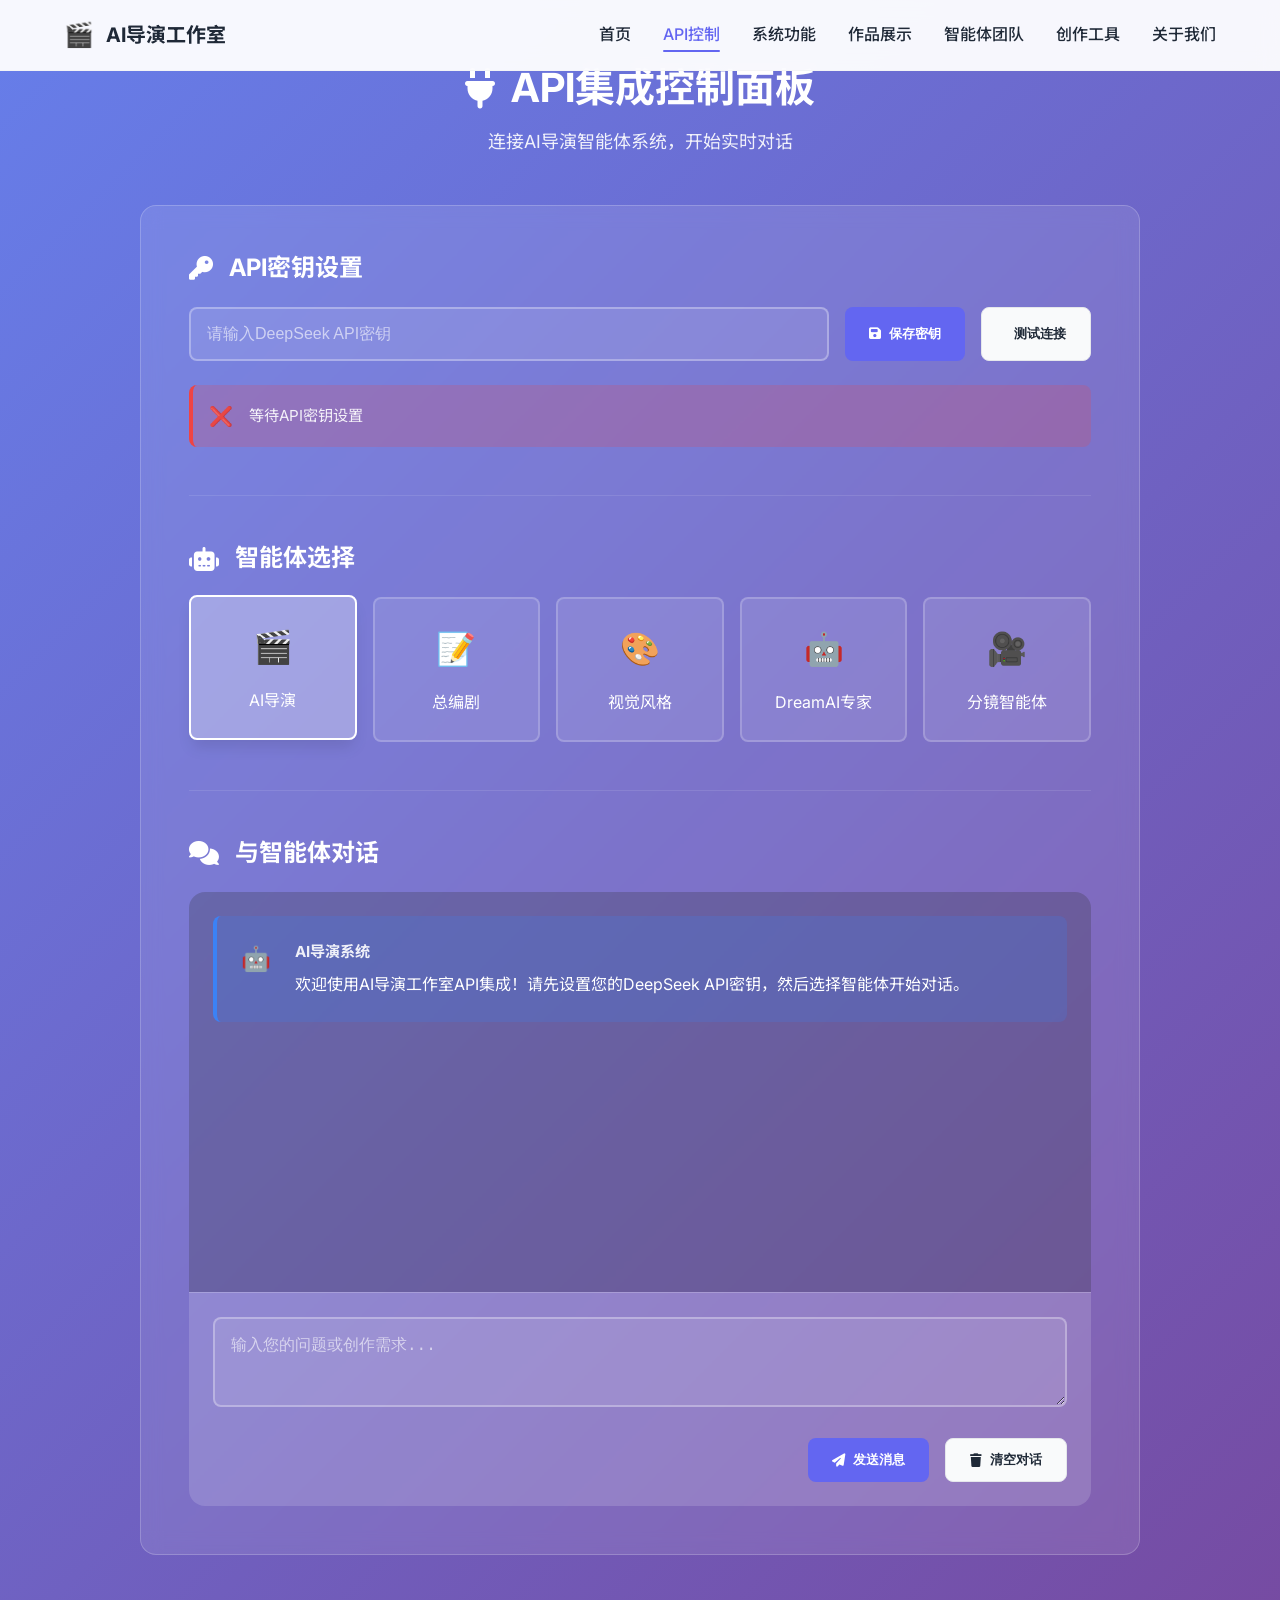
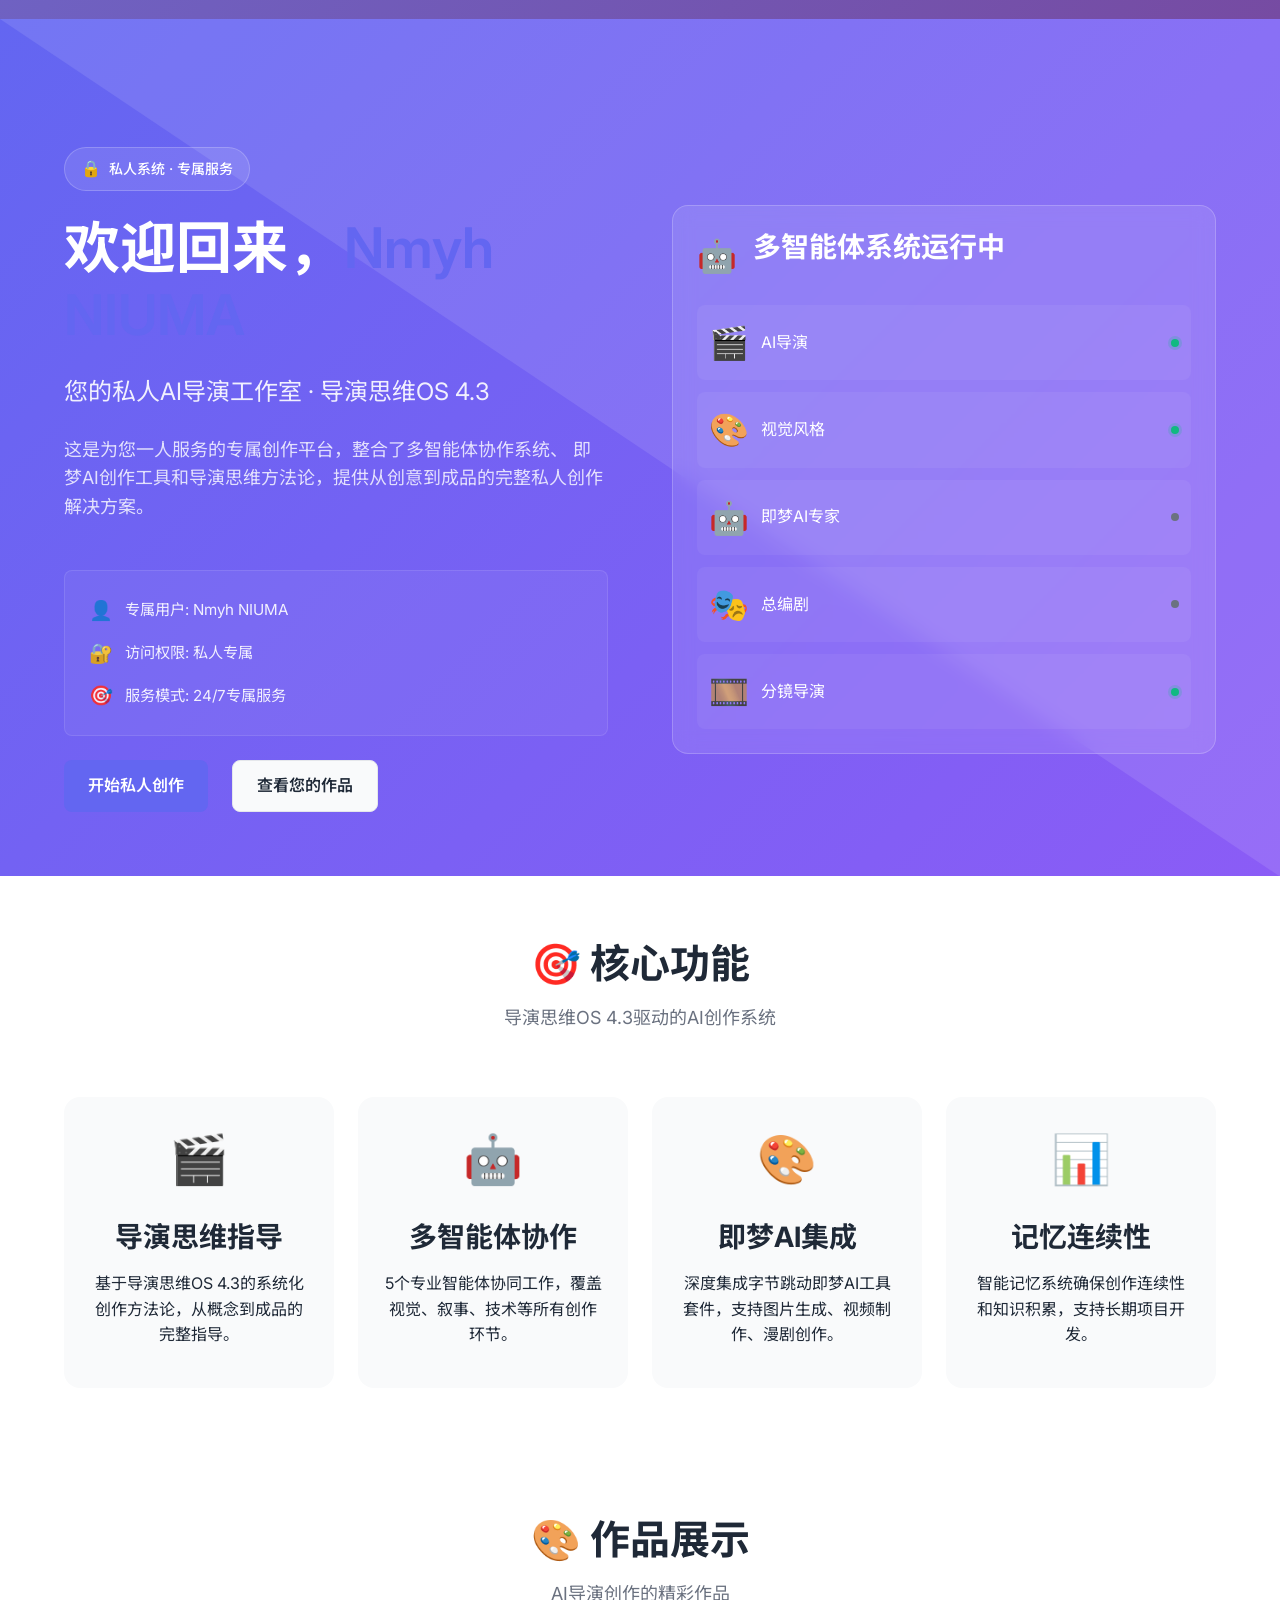
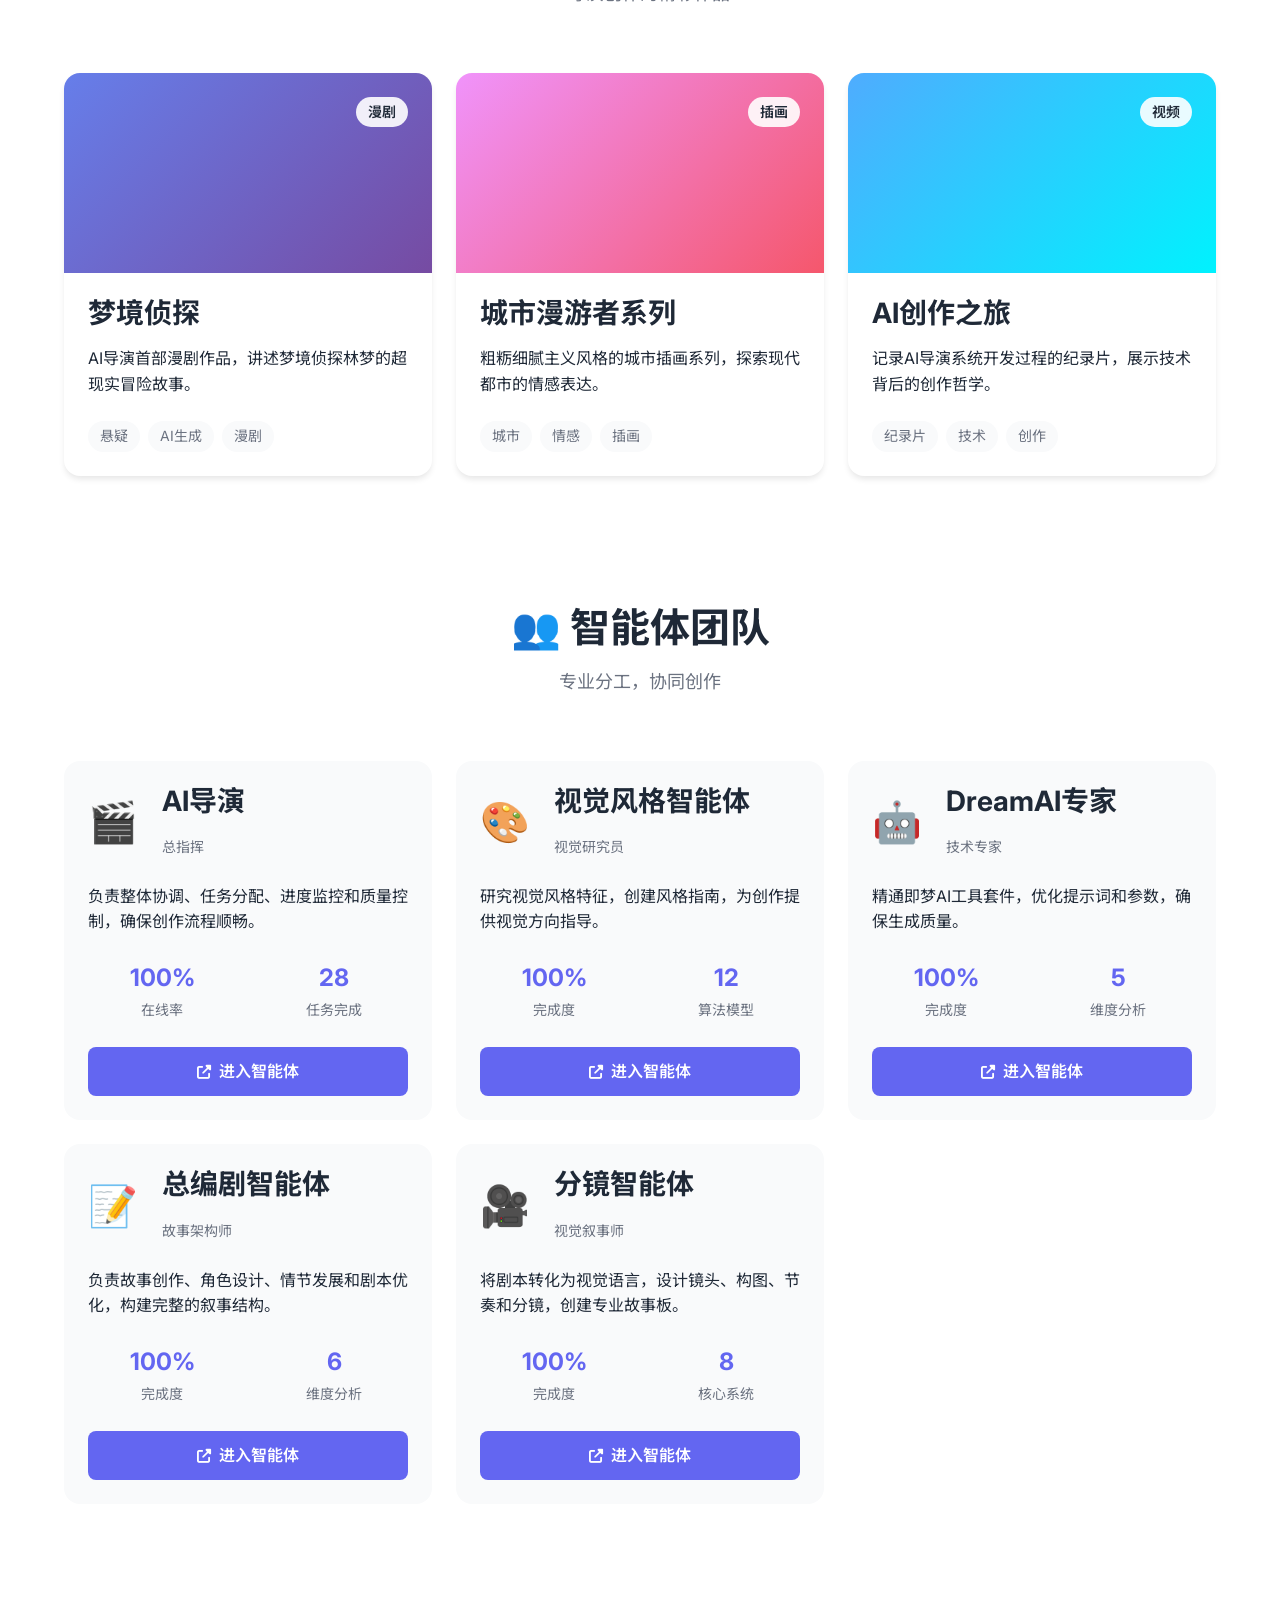
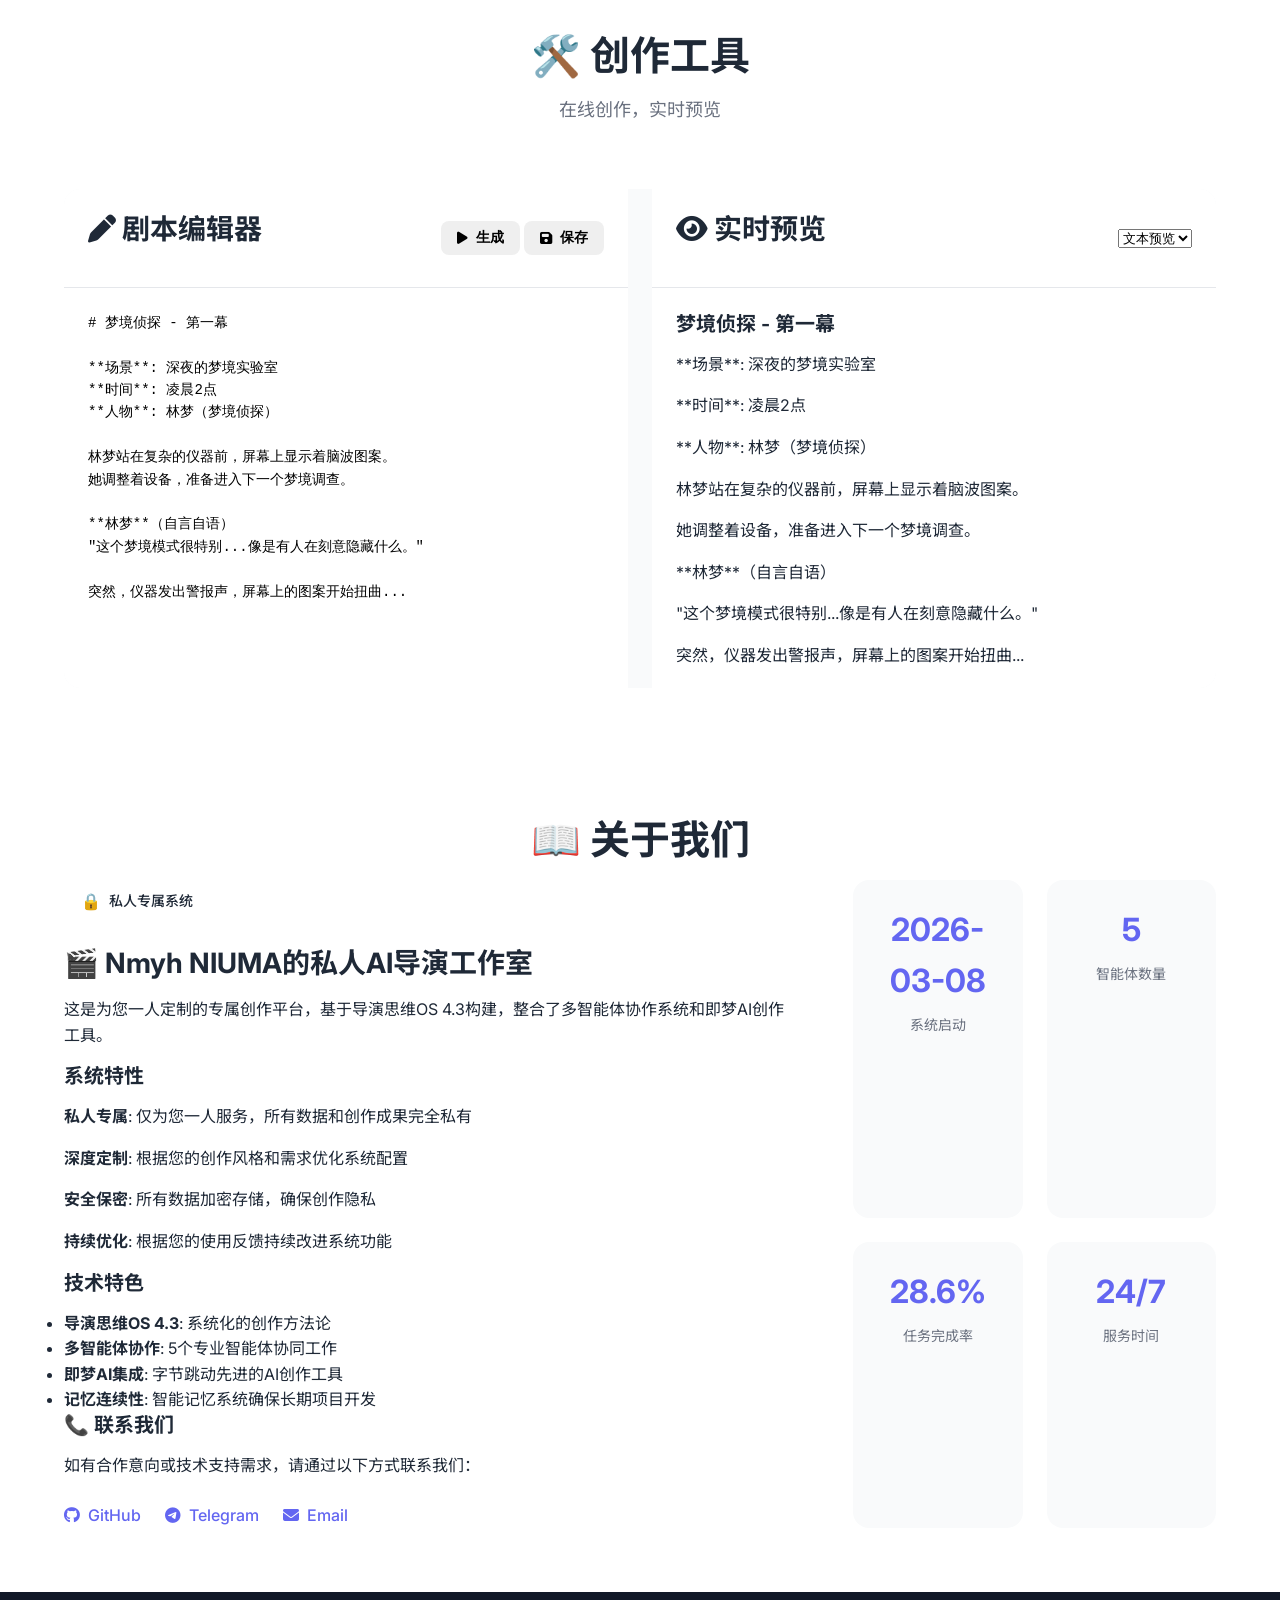
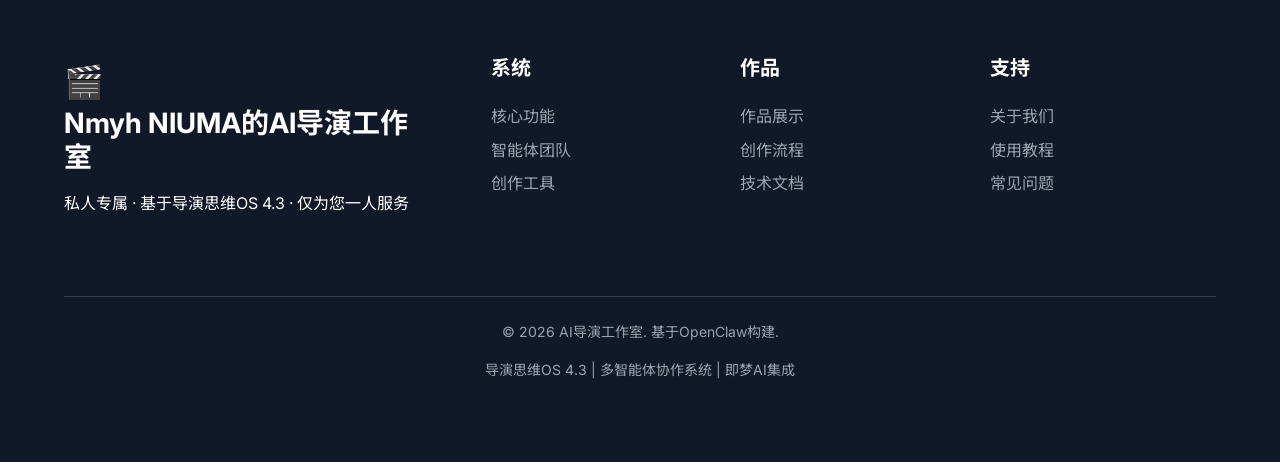
<file: index.html>
<!DOCTYPE html>
<html lang="zh-CN">
<head>
    <meta charset="UTF-8">
    <meta name="viewport" content="width=device-width, initial-scale=1.0">
    <meta name="description" content="AI导演工作室 - 基于导演思维OS 4.3的AI增强创作平台">
    <meta name="keywords" content="AI导演,即梦AI,漫剧创作,多智能体系统,导演思维OS">
    <title>🎬 AI导演工作室</title>
    <link rel="stylesheet" href="styles.css">
    <link rel="stylesheet" href="https://cdnjs.cloudflare.com/ajax/libs/font-awesome/6.4.0/css/all.min.css">
    <link href="https://fonts.googleapis.com/css2?family=Inter:wght@300;400;500;600;700&family=Noto+Sans+SC:wght@300;400;500;700&display=swap" rel="stylesheet">
</head>
<body>
    <!-- 导航栏 -->
    <nav class="navbar">
        <div class="container">
            <div class="nav-brand">
                <span class="logo">🎬</span>
                <h1>AI导演工作室</h1>
            </div>
            <ul class="nav-menu">
                <li><a href="#home" class="active">首页</a></li>
                <li><a href="#api-control">API控制</a></li>
                <li><a href="#features">系统功能</a></li>
                <li><a href="#works">作品展示</a></li>
                <li><a href="#agents">智能体团队</a></li>
                <li><a href="#tools">创作工具</a></li>
                <li><a href="#about">关于我们</a></li>
            </ul>
            <button class="nav-toggle" id="navToggle">
                <i class="fas fa-bars"></i>
            </button>
        </div>
    </nav>

    <!-- API控制面板 -->
    <section id="api-control" class="api-control">
        <div class="container">
            <div class="api-header">
                <h2><i class="fas fa-plug"></i> API集成控制面板</h2>
                <p class="api-subtitle">连接AI导演智能体系统，开始实时对话</p>
            </div>
            
            <div class="api-panel">
                <div class="api-section">
                    <h3><i class="fas fa-key"></i> API密钥设置</h3>
                    <div class="api-key-form">
                        <input type="password" id="apiKeyInput" placeholder="请输入DeepSeek API密钥" class="api-input">
                        <button id="setApiKeyBtn" class="btn btn-primary">
                            <i class="fas fa-save"></i> 保存密钥
                        </button>
                        <button id="testApiBtn" class="btn btn-secondary">
                            <i class="fas fa-test"></i> 测试连接
                        </button>
                    </div>
                    <div class="api-status" id="apiStatus">
                        <span class="status-icon">⏳</span>
                        <span class="status-text">等待API密钥设置</span>
                    </div>
                </div>
                
                <div class="api-section">
                    <h3><i class="fas fa-robot"></i> 智能体选择</h3>
                    <div class="agent-selector">
                        <div class="agent-option active" data-agent="director">
                            <span class="agent-icon">🎬</span>
                            <span>AI导演</span>
                        </div>
                        <div class="agent-option" data-agent="screenwriter">
                            <span class="agent-icon">📝</span>
                            <span>总编剧</span>
                        </div>
                        <div class="agent-option" data-agent="visual">
                            <span class="agent-icon">🎨</span>
                            <span>视觉风格</span>
                        </div>
                        <div class="agent-option" data-agent="dreamai">
                            <span class="agent-icon">🤖</span>
                            <span>DreamAI专家</span>
                        </div>
                        <div class="agent-option" data-agent="storyboard">
                            <span class="agent-icon">🎥</span>
                            <span>分镜智能体</span>
                        </div>
                    </div>
                </div>
                
                <div class="api-section">
                    <h3><i class="fas fa-comments"></i> 与智能体对话</h3>
                    <div class="chat-container">
                        <div class="chat-messages" id="chatMessages">
                            <div class="message system">
                                <div class="message-icon">🤖</div>
                                <div class="message-content">
                                    <strong>AI导演系统</strong>
                                    <p>欢迎使用AI导演工作室API集成！请先设置您的DeepSeek API密钥，然后选择智能体开始对话。</p>
                                </div>
                            </div>
                        </div>
                        
                        <div class="chat-input-area">
                            <textarea id="chatInput" placeholder="输入您的问题或创作需求..." rows="3" class="chat-input"></textarea>
                            <div class="chat-actions">
                                <button id="sendMessageBtn" class="btn btn-primary" disabled>
                                    <i class="fas fa-paper-plane"></i> 发送消息
                                </button>
                                <button id="clearChatBtn" class="btn btn-secondary">
                                    <i class="fas fa-trash"></i> 清空对话
                                </button>
                            </div>
                        </div>
                    </div>
                </div>
            </div>
        </div>
    </section>

    <!-- 首页英雄区域 -->
    <section id="home" class="hero">
        <div class="container">
            <div class="hero-content">
                <div class="private-badge">
                    <span class="badge-icon">🔒</span>
                    <span class="badge-text">私人系统 · 专属服务</span>
                </div>
                <h2 class="hero-title">欢迎回来，<span class="highlight">Nmyh NIUMA</span></h2>
                <p class="hero-subtitle">您的私人AI导演工作室 · 导演思维OS 4.3</p>
                <p class="hero-description">
                    这是为您一人服务的专属创作平台，整合了多智能体协作系统、
                    即梦AI创作工具和导演思维方法论，提供从创意到成品的完整私人创作解决方案。
                </p>
                <div class="system-status">
                    <div class="status-item">
                        <span class="status-icon">👤</span>
                        <span class="status-text">专属用户: Nmyh NIUMA</span>
                    </div>
                    <div class="status-item">
                        <span class="status-icon">🔐</span>
                        <span class="status-text">访问权限: 私人专属</span>
                    </div>
                    <div class="status-item">
                        <span class="status-icon">🎯</span>
                        <span class="status-text">服务模式: 24/7专属服务</span>
                    </div>
                </div>
                <div class="hero-actions">
                    <a href="#tools" class="btn btn-primary">开始私人创作</a>
                    <a href="#works" class="btn btn-secondary">查看您的作品</a>
                </div>
            </div>
            <div class="hero-visual">
                <div class="visual-card">
                    <div class="card-header">
                        <span class="card-icon">🤖</span>
                        <h3>多智能体系统运行中</h3>
                    </div>
                    <div class="card-body">
                        <div class="agent-status">
                            <div class="agent-item active">
                                <span class="agent-icon">🎬</span>
                                <span>AI导演</span>
                                <span class="status-dot active"></span>
                            </div>
                            <div class="agent-item active">
                                <span class="agent-icon">🎨</span>
                                <span>视觉风格</span>
                                <span class="status-dot active"></span>
                            </div>
                            <div class="agent-item active">
                                <span class="agent-icon">🤖</span>
                                <span>即梦AI专家</span>
                                <span class="status-dot active"></span>
                            </div>
                            <div class="agent-item">
                                <span class="agent-icon">🎭</span>
                                <span>总编剧</span>
                                <span class="status-dot"></span>
                            </div>
                            <div class="agent-item">
                                <span class="agent-icon">🎞️</span>
                                <span>分镜导演</span>
                                <span class="status-dot"></span>
                            </div>
                        </div>
                    </div>
                </div>
            </div>
        </div>
    </section>

    <!-- 系统功能 -->
    <section id="features" class="section features">
        <div class="container">
            <h2 class="section-title">🎯 核心功能</h2>
            <p class="section-subtitle">导演思维OS 4.3驱动的AI创作系统</p>
            
            <div class="features-grid">
                <div class="feature-card">
                    <div class="feature-icon">🎬</div>
                    <h3>导演思维指导</h3>
                    <p>基于导演思维OS 4.3的系统化创作方法论，从概念到成品的完整指导。</p>
                </div>
                
                <div class="feature-card">
                    <div class="feature-icon">🤖</div>
                    <h3>多智能体协作</h3>
                    <p>5个专业智能体协同工作，覆盖视觉、叙事、技术等所有创作环节。</p>
                </div>
                
                <div class="feature-card">
                    <div class="feature-icon">🎨</div>
                    <h3>即梦AI集成</h3>
                    <p>深度集成字节跳动即梦AI工具套件，支持图片生成、视频制作、漫剧创作。</p>
                </div>
                
                <div class="feature-card">
                    <div class="feature-icon">📊</div>
                    <h3>记忆连续性</h3>
                    <p>智能记忆系统确保创作连续性和知识积累，支持长期项目开发。</p>
                </div>
            </div>
        </div>
    </section>

    <!-- 作品展示 -->
    <section id="works" class="section works">
        <div class="container">
            <h2 class="section-title">🎨 作品展示</h2>
            <p class="section-subtitle">AI导演创作的精彩作品</p>
            
            <div class="works-grid">
                <div class="work-card">
                    <div class="work-image" style="background: linear-gradient(135deg, #667eea 0%, #764ba2 100%);">
                        <span class="work-type">漫剧</span>
                    </div>
                    <div class="work-content">
                        <h3>梦境侦探</h3>
                        <p>AI导演首部漫剧作品，讲述梦境侦探林梦的超现实冒险故事。</p>
                        <div class="work-tags">
                            <span class="tag">悬疑</span>
                            <span class="tag">AI生成</span>
                            <span class="tag">漫剧</span>
                        </div>
                    </div>
                </div>
                
                <div class="work-card">
                    <div class="work-image" style="background: linear-gradient(135deg, #f093fb 0%, #f5576c 100%);">
                        <span class="work-type">插画</span>
                    </div>
                    <div class="work-content">
                        <h3>城市漫游者系列</h3>
                        <p>粗粝细腻主义风格的城市插画系列，探索现代都市的情感表达。</p>
                        <div class="work-tags">
                            <span class="tag">城市</span>
                            <span class="tag">情感</span>
                            <span class="tag">插画</span>
                        </div>
                    </div>
                </div>
                
                <div class="work-card">
                    <div class="work-image" style="background: linear-gradient(135deg, #4facfe 0%, #00f2fe 100%);">
                        <span class="work-type">视频</span>
                    </div>
                    <div class="work-content">
                        <h3>AI创作之旅</h3>
                        <p>记录AI导演系统开发过程的纪录片，展示技术背后的创作哲学。</p>
                        <div class="work-tags">
                            <span class="tag">纪录片</span>
                            <span class="tag">技术</span>
                            <span class="tag">创作</span>
                        </div>
                    </div>
                </div>
            </div>
        </div>
    </section>

    <!-- 智能体团队 -->
    <section id="agents" class="section agents">
        <div class="container">
            <h2 class="section-title">👥 智能体团队</h2>
            <p class="section-subtitle">专业分工，协同创作</p>
            
            <div class="agents-grid">
                <div class="agent-card">
                    <div class="agent-header">
                        <span class="agent-avatar">🎬</span>
                        <div class="agent-info">
                            <h3>AI导演</h3>
                            <span class="agent-role">总指挥</span>
                        </div>
                    </div>
                    <p>负责整体协调、任务分配、进度监控和质量控制，确保创作流程顺畅。</p>
                    <div class="agent-stats">
                        <div class="stat">
                            <span class="stat-value">100%</span>
                            <span class="stat-label">在线率</span>
                        </div>
                        <div class="stat">
                            <span class="stat-value">28</span>
                            <span class="stat-label">任务完成</span>
                        </div>
                    </div>
                    <a href="agents/director/" class="agent-link" target="_blank">
                        <i class="fas fa-external-link-alt"></i> 进入智能体
                    </a>
                </div>
                
                <div class="agent-card">
                    <div class="agent-header">
                        <span class="agent-avatar">🎨</span>
                        <div class="agent-info">
                            <h3>视觉风格智能体</h3>
                            <span class="agent-role">视觉研究员</span>
                        </div>
                    </div>
                    <p>研究视觉风格特征，创建风格指南，为创作提供视觉方向指导。</p>
                    <div class="agent-stats">
                        <div class="stat">
                            <span class="stat-value">100%</span>
                            <span class="stat-label">完成度</span>
                        </div>
                        <div class="stat">
                            <span class="stat-value">12</span>
                            <span class="stat-label">算法模型</span>
                        </div>
                    </div>
                    <a href="agents/visual/" class="agent-link" target="_blank">
                        <i class="fas fa-external-link-alt"></i> 进入智能体
                    </a>
                </div>
                
                <div class="agent-card">
                    <div class="agent-header">
                        <span class="agent-avatar">🤖</span>
                        <div class="agent-info">
                            <h3>DreamAI专家</h3>
                            <span class="agent-role">技术专家</span>
                        </div>
                    </div>
                    <p>精通即梦AI工具套件，优化提示词和参数，确保生成质量。</p>
                    <div class="agent-stats">
                        <div class="stat">
                            <span class="stat-value">100%</span>
                            <span class="stat-label">完成度</span>
                        </div>
                        <div class="stat">
                            <span class="stat-value">5</span>
                            <span class="stat-label">维度分析</span>
                        </div>
                    </div>
                    <a href="agents/dreamai/" class="agent-link" target="_blank">
                        <i class="fas fa-external-link-alt"></i> 进入智能体
                    </a>
                </div>
                
                <div class="agent-card">
                    <div class="agent-header">
                        <span class="agent-avatar">📝</span>
                        <div class="agent-info">
                            <h3>总编剧智能体</h3>
                            <span class="agent-role">故事架构师</span>
                        </div>
                    </div>
                    <p>负责故事创作、角色设计、情节发展和剧本优化，构建完整的叙事结构。</p>
                    <div class="agent-stats">
                        <div class="stat">
                            <span class="stat-value">100%</span>
                            <span class="stat-label">完成度</span>
                        </div>
                        <div class="stat">
                            <span class="stat-value">6</span>
                            <span class="stat-label">维度分析</span>
                        </div>
                    </div>
                    <a href="agents/screenwriter/" class="agent-link" target="_blank">
                        <i class="fas fa-external-link-alt"></i> 进入智能体
                    </a>
                </div>
                
                <div class="agent-card">
                    <div class="agent-header">
                        <span class="agent-avatar">🎥</span>
                        <div class="agent-info">
                            <h3>分镜智能体</h3>
                            <span class="agent-role">视觉叙事师</span>
                        </div>
                    </div>
                    <p>将剧本转化为视觉语言，设计镜头、构图、节奏和分镜，创建专业故事板。</p>
                    <div class="agent-stats">
                        <div class="stat">
                            <span class="stat-value">100%</span>
                            <span class="stat-label">完成度</span>
                        </div>
                        <div class="stat">
                            <span class="stat-value">8</span>
                            <span class="stat-label">核心系统</span>
                        </div>
                    </div>
                    <a href="agents/storyboard/" class="agent-link" target="_blank">
                        <i class="fas fa-external-link-alt"></i> 进入智能体
                    </a>
                </div>
            </div>
        </div>
    </section>

    <!-- 创作工具 -->
    <section id="tools" class="section tools">
        <div class="container">
            <h2 class="section-title">🛠️ 创作工具</h2>
            <p class="section-subtitle">在线创作，实时预览</p>
            
            <div class="tools-container">
                <div class="tool-editor">
                    <div class="editor-header">
                        <h3><i class="fas fa-pen"></i> 剧本编辑器</h3>
                        <div class="editor-actions">
                            <button class="btn btn-sm"><i class="fas fa-play"></i> 生成</button>
                            <button class="btn btn-sm"><i class="fas fa-save"></i> 保存</button>
                        </div>
                    </div>
                    <div class="editor-body">
                        <textarea id="scriptEditor" placeholder="在这里输入你的剧本..."># 梦境侦探 - 第一幕

**场景**: 深夜的梦境实验室
**时间**: 凌晨2点
**人物**: 林梦（梦境侦探）

林梦站在复杂的仪器前，屏幕上显示着脑波图案。
她调整着设备，准备进入下一个梦境调查。

**林梦**（自言自语）
"这个梦境模式很特别...像是有人在刻意隐藏什么。"

突然，仪器发出警报声，屏幕上的图案开始扭曲...</textarea>
                    </div>
                </div>
                
                <div class="tool-preview">
                    <div class="preview-header">
                        <h3><i class="fas fa-eye"></i> 实时预览</h3>
                        <div class="preview-options">
                            <select id="previewMode">
                                <option value="text">文本预览</option>
                                <option value="image">图片生成</option>
                                <option value="storyboard">分镜预览</option>
                            </select>
                        </div>
                    </div>
                    <div class="preview-body">
                        <div class="preview-content" id="previewContent">
                            <h4>梦境侦探 - 第一幕预览</h4>
                            <p><strong>场景</strong>: 深夜的梦境实验室</p>
                            <p><strong>描述</strong>: 林梦站在复杂的仪器前，屏幕上显示着脑波图案。她调整着设备，准备进入下一个梦境调查。</p>
                            <p><strong>对话</strong>: "这个梦境模式很特别...像是有人在刻意隐藏什么。"</p>
                            <div class="preview-action">
                                <button class="btn btn-primary" onclick="generateImage()">
                                    <i class="fas fa-magic"></i> 生成场景图片
                                </button>
                            </div>
                        </div>
                    </div>
                </div>
            </div>
        </div>
    </section>

    <!-- 关于我们 -->
    <section id="about" class="section about">
        <div class="container">
            <h2 class="section-title">📖 关于我们</h2>
            
            <div class="about-content">
                <div class="about-text">
                    <div class="private-badge">
                        <span class="badge-icon">🔒</span>
                        <span class="badge-text">私人专属系统</span>
                    </div>
                    <h3>🎬 Nmyh NIUMA的私人AI导演工作室</h3>
                    <p>这是为您一人定制的专属创作平台，基于导演思维OS 4.3构建，整合了多智能体协作系统和即梦AI创作工具。</p>
                    
                    <h4>系统特性</h4>
                    <p><strong>私人专属</strong>: 仅为您一人服务，所有数据和创作成果完全私有</p>
                    <p><strong>深度定制</strong>: 根据您的创作风格和需求优化系统配置</p>
                    <p><strong>安全保密</strong>: 所有数据加密存储，确保创作隐私</p>
                    <p><strong>持续优化</strong>: 根据您的使用反馈持续改进系统功能</p>
                    
                    <h4>技术特色</h4>
                    <ul>
                        <li><strong>导演思维OS 4.3</strong>: 系统化的创作方法论</li>
                        <li><strong>多智能体协作</strong>: 5个专业智能体协同工作</li>
                        <li><strong>即梦AI集成</strong>: 字节跳动先进的AI创作工具</li>
                        <li><strong>记忆连续性</strong>: 智能记忆系统确保长期项目开发</li>
                    </ul>
                    
                    <div class="contact-info">
                        <h4>📞 联系我们</h4>
                        <p>如有合作意向或技术支持需求，请通过以下方式联系我们：</p>
                        <div class="contact-links">
                            <a href="#" class="contact-link"><i class="fab fa-github"></i> GitHub</a>
                            <a href="#" class="contact-link"><i class="fab fa-telegram"></i> Telegram</a>
                            <a href="#" class="contact-link"><i class="fas fa-envelope"></i> Email</a>
                        </div>
                    </div>
                </div>
                
                <div class="about-stats">
                    <div class="stat-card">
                        <div class="stat-number">2026-03-08</div>
                        <div class="stat-label">系统启动</div>
                    </div>
                    <div class="stat-card">
                        <div class="stat-number">5</div>
                        <div class="stat-label">智能体数量</div>
                    </div>
                    <div class="stat-card">
                        <div class="stat-number">28.6%</div>
                        <div class="stat-label">任务完成率</div>
                    </div>
                    <div class="stat-card">
                        <div class="stat-number">24/7</div>
                        <div class="stat-label">服务时间</div>
                    </div>
                </div>
            </div>
        </div>
    </section>

    <!-- 页脚 -->
    <footer class="footer">
        <div class="container">
            <div class="footer-content">
                <div class="footer-brand">
                    <span class="logo">🎬</span>
                    <h3>Nmyh NIUMA的AI导演工作室</h3>
                    <p>私人专属 · 基于导演思维OS 4.3 · 仅为您一人服务</p>
                </div>
                
                <div class="footer-links">
                    <div class="link-group">
                        <h4>系统</h4>
                        <a href="#features">核心功能</a>
                        <a href="#agents">智能体团队</a>
                        <a href="#tools">创作工具</a>
                    </div>
                    
                    <div class="link-group">
                        <h4>作品</h4>
                        <a href="#works">作品展示</a>
                        <a href="#">创作流程</a>
                        <a href="#">技术文档</a>
                    </div>
                    
                    <div class="link-group">
                        <h4>支持</h4>
                        <a href="#about">关于我们</a>
                        <a href="#">使用教程</a>
                        <a href="#">常见问题</a>
                    </div>
                </div>
            </div>
            
            <div class="footer-bottom">
                <p>&copy; 2026 AI导演工作室. 基于OpenClaw构建.</p>
                <p>导演思维OS 4.3 | 多智能体协作系统 | 即梦AI集成</p>
            </div>
        </div>
    </footer>

    <script src="script.js"></script>
    <!-- 生产环境API客户端 -->
    <script src="api-client-prod.js"></script>
</body>
</html
</file>
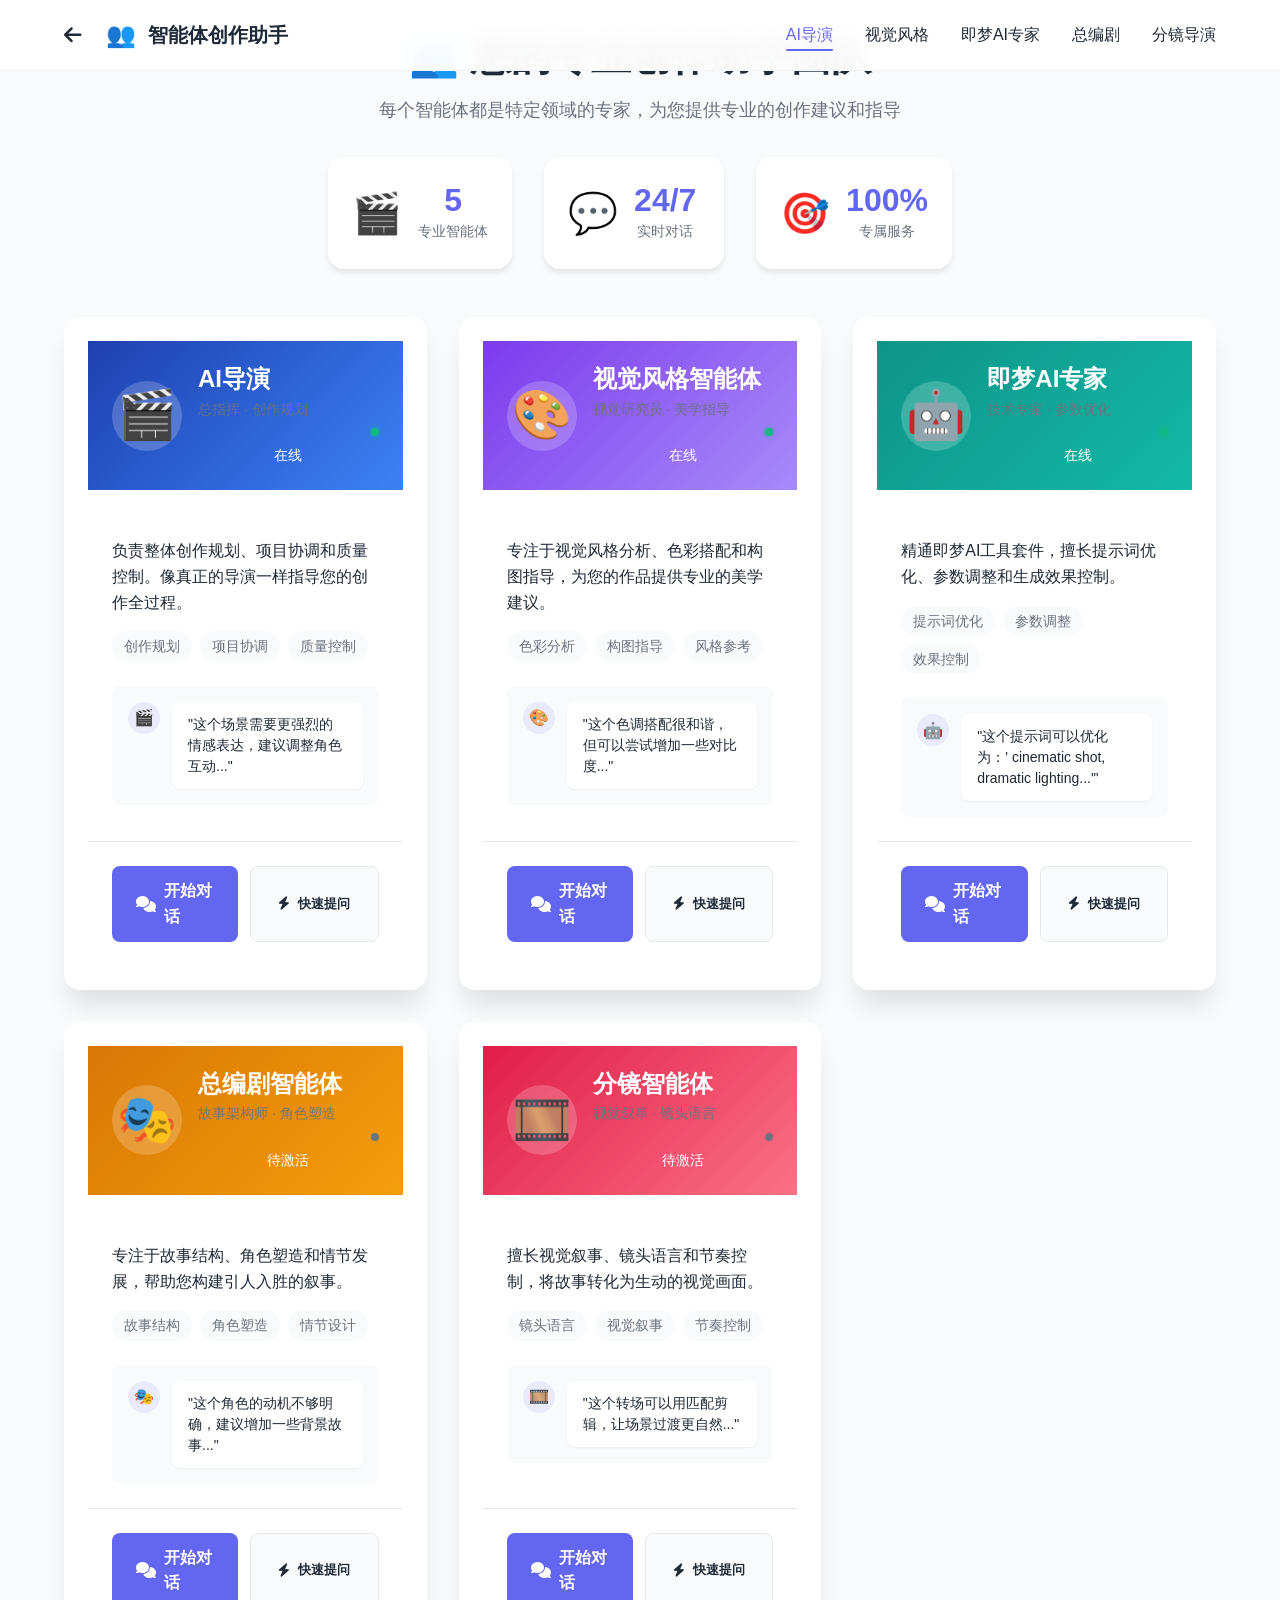
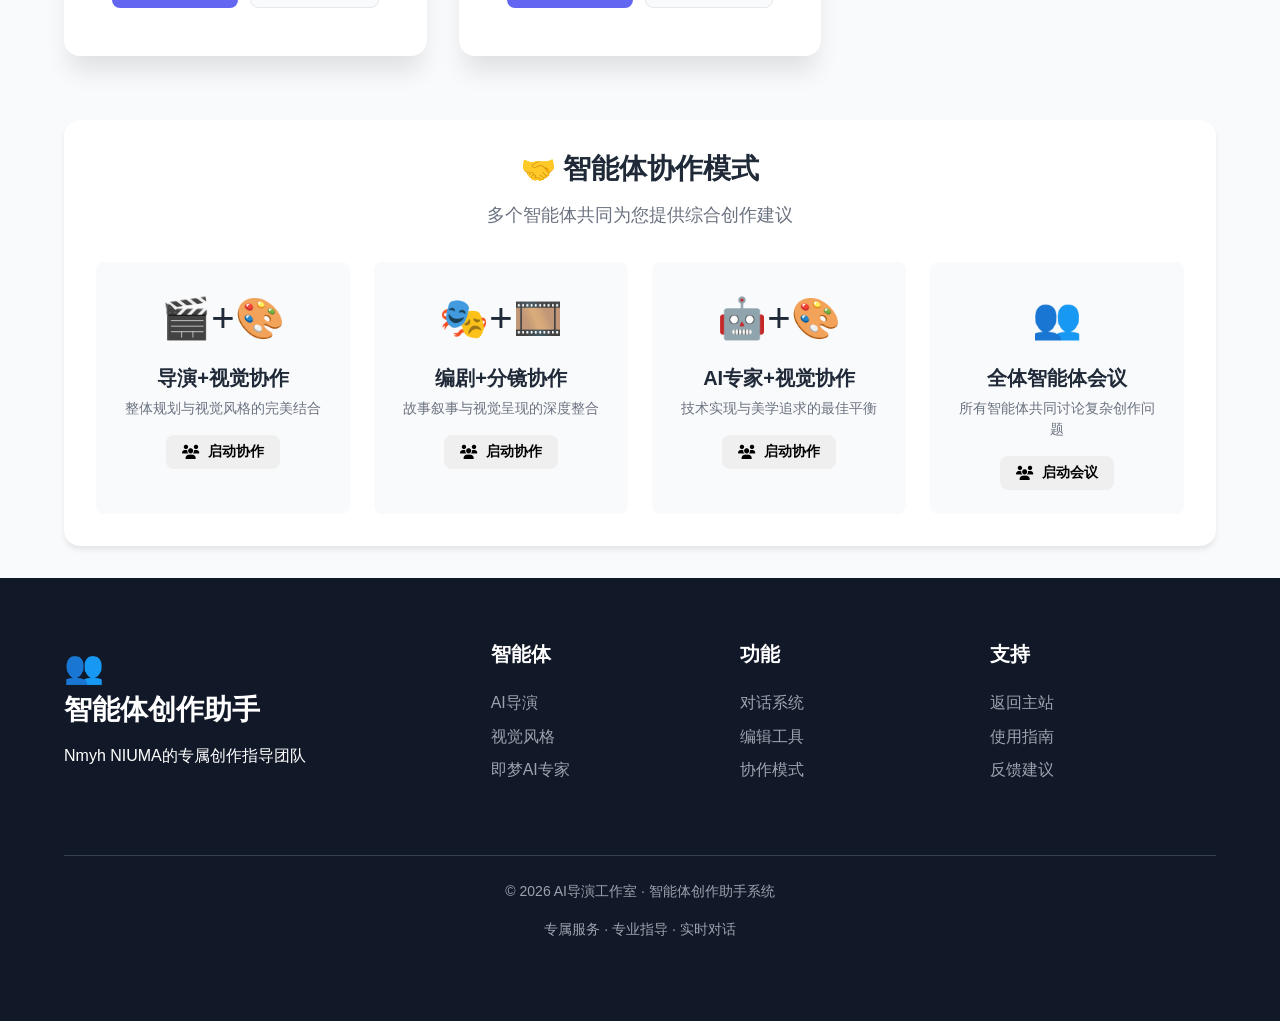
<file: agents/index.html>
<!DOCTYPE html>
<html lang="zh-CN">
<head>
    <meta charset="UTF-8">
    <meta name="viewport" content="width=device-width, initial-scale=1.0">
    <title>👥 智能体创作助手 - AI导演工作室</title>
    <link rel="stylesheet" href="../styles.css">
    <link rel="stylesheet" href="agents.css">
    <link rel="stylesheet" href="https://cdnjs.cloudflare.com/ajax/libs/font-awesome/6.4.0/css/all.min.css">
</head>
<body>
    <!-- 导航栏 -->
    <nav class="navbar">
        <div class="container">
            <div class="nav-brand">
                <a href="../index.html" class="back-link">
                    <i class="fas fa-arrow-left"></i>
                </a>
                <span class="logo">👥</span>
                <h1>智能体创作助手</h1>
            </div>
            <ul class="nav-menu">
                <li><a href="#director" class="active">AI导演</a></li>
                <li><a href="#visual">视觉风格</a></li>
                <li><a href="#dreamai">即梦AI专家</a></li>
                <li><a href="#narrative">总编剧</a></li>
                <li><a href="#storyboard">分镜导演</a></li>
            </ul>
            <button class="nav-toggle" id="navToggle">
                <i class="fas fa-bars"></i>
            </button>
        </div>
    </nav>

    <!-- 智能体中心 -->
    <section class="agents-center">
        <div class="container">
            <div class="center-header">
                <h2>👥 您的专业创作助手团队</h2>
                <p class="subtitle">每个智能体都是特定领域的专家，为您提供专业的创作建议和指导</p>
                
                <div class="quick-stats">
                    <div class="stat-card">
                        <div class="stat-icon">🎬</div>
                        <div class="stat-info">
                            <div class="stat-value">5</div>
                            <div class="stat-label">专业智能体</div>
                        </div>
                    </div>
                    <div class="stat-card">
                        <div class="stat-icon">💬</div>
                        <div class="stat-info">
                            <div class="stat-value">24/7</div>
                            <div class="stat-label">实时对话</div>
                        </div>
                    </div>
                    <div class="stat-card">
                        <div class="stat-icon">🎯</div>
                        <div class="stat-info">
                            <div class="stat-value">100%</div>
                            <div class="stat-label">专属服务</div>
                        </div>
                    </div>
                </div>
            </div>

            <!-- 智能体网格 -->
            <div class="agents-grid" id="agentsGrid">
                <!-- AI导演 -->
                <div class="agent-card" id="director">
                    <div class="agent-header" style="background: linear-gradient(135deg, #1e40af 0%, #3b82f6 100%);">
                        <div class="agent-avatar">🎬</div>
                        <div class="agent-info">
                            <h3>AI导演</h3>
                            <span class="agent-role">总指挥 · 创作规划</span>
                            <div class="agent-status active">
                                <span class="status-dot"></span>
                                <span>在线</span>
                            </div>
                        </div>
                    </div>
                    <div class="agent-body">
                        <p class="agent-description">
                            负责整体创作规划、项目协调和质量控制。像真正的导演一样指导您的创作全过程。
                        </p>
                        <div class="agent-expertise">
                            <span class="expertise-tag">创作规划</span>
                            <span class="expertise-tag">项目协调</span>
                            <span class="expertise-tag">质量控制</span>
                        </div>
                        <div class="agent-dialog-preview">
                            <div class="dialog-bubble agent">
                                <span class="dialog-avatar">🎬</span>
                                <div class="dialog-content">
                                    "这个场景需要更强烈的情感表达，建议调整角色互动..."
                                </div>
                            </div>
                        </div>
                    </div>
                    <div class="agent-footer">
                        <a href="director/" class="btn btn-primary">
                            <i class="fas fa-comments"></i> 开始对话
                        </a>
                        <button class="btn btn-secondary quick-ask" data-agent="director">
                            <i class="fas fa-bolt"></i> 快速提问
                        </button>
                    </div>
                </div>

                <!-- 视觉风格智能体 -->
                <div class="agent-card" id="visual">
                    <div class="agent-header" style="background: linear-gradient(135deg, #7c3aed 0%, #a78bfa 100%);">
                        <div class="agent-avatar">🎨</div>
                        <div class="agent-info">
                            <h3>视觉风格智能体</h3>
                            <span class="agent-role">视觉研究员 · 美学指导</span>
                            <div class="agent-status active">
                                <span class="status-dot"></span>
                                <span>在线</span>
                            </div>
                        </div>
                    </div>
                    <div class="agent-body">
                        <p class="agent-description">
                            专注于视觉风格分析、色彩搭配和构图指导，为您的作品提供专业的美学建议。
                        </p>
                        <div class="agent-expertise">
                            <span class="expertise-tag">色彩分析</span>
                            <span class="expertise-tag">构图指导</span>
                            <span class="expertise-tag">风格参考</span>
                        </div>
                        <div class="agent-dialog-preview">
                            <div class="dialog-bubble agent">
                                <span class="dialog-avatar">🎨</span>
                                <div class="dialog-content">
                                    "这个色调搭配很和谐，但可以尝试增加一些对比度..."
                                </div>
                            </div>
                        </div>
                    </div>
                    <div class="agent-footer">
                        <a href="visual/" class="btn btn-primary">
                            <i class="fas fa-comments"></i> 开始对话
                        </a>
                        <button class="btn btn-secondary quick-ask" data-agent="visual">
                            <i class="fas fa-bolt"></i> 快速提问
                        </button>
                    </div>
                </div>

                <!-- 即梦AI专家 -->
                <div class="agent-card" id="dreamai">
                    <div class="agent-header" style="background: linear-gradient(135deg, #0d9488 0%, #14b8a6 100%);">
                        <div class="agent-avatar">🤖</div>
                        <div class="agent-info">
                            <h3>即梦AI专家</h3>
                            <span class="agent-role">技术专家 · 参数优化</span>
                            <div class="agent-status active">
                                <span class="status-dot"></span>
                                <span>在线</span>
                            </div>
                        </div>
                    </div>
                    <div class="agent-body">
                        <p class="agent-description">
                            精通即梦AI工具套件，擅长提示词优化、参数调整和生成效果控制。
                        </p>
                        <div class="agent-expertise">
                            <span class="expertise-tag">提示词优化</span>
                            <span class="expertise-tag">参数调整</span>
                            <span class="expertise-tag">效果控制</span>
                        </div>
                        <div class="agent-dialog-preview">
                            <div class="dialog-bubble agent">
                                <span class="dialog-avatar">🤖</span>
                                <div class="dialog-content">
                                    "这个提示词可以优化为：' cinematic shot, dramatic lighting...'"
                                </div>
                            </div>
                        </div>
                    </div>
                    <div class="agent-footer">
                        <a href="dreamai/" class="btn btn-primary">
                            <i class="fas fa-comments"></i> 开始对话
                        </a>
                        <button class="btn btn-secondary quick-ask" data-agent="dreamai">
                            <i class="fas fa-bolt"></i> 快速提问
                        </button>
                    </div>
                </div>

                <!-- 总编剧智能体 -->
                <div class="agent-card" id="narrative">
                    <div class="agent-header" style="background: linear-gradient(135deg, #d97706 0%, #f59e0b 100%);">
                        <div class="agent-avatar">🎭</div>
                        <div class="agent-info">
                            <h3>总编剧智能体</h3>
                            <span class="agent-role">故事架构师 · 角色塑造</span>
                            <div class="agent-status">
                                <span class="status-dot"></span>
                                <span>待激活</span>
                            </div>
                        </div>
                    </div>
                    <div class="agent-body">
                        <p class="agent-description">
                            专注于故事结构、角色塑造和情节发展，帮助您构建引人入胜的叙事。
                        </p>
                        <div class="agent-expertise">
                            <span class="expertise-tag">故事结构</span>
                            <span class="expertise-tag">角色塑造</span>
                            <span class="expertise-tag">情节设计</span>
                        </div>
                        <div class="agent-dialog-preview">
                            <div class="dialog-bubble agent">
                                <span class="dialog-avatar">🎭</span>
                                <div class="dialog-content">
                                    "这个角色的动机不够明确，建议增加一些背景故事..."
                                </div>
                            </div>
                        </div>
                    </div>
                    <div class="agent-footer">
                        <a href="narrative/" class="btn btn-primary">
                            <i class="fas fa-comments"></i> 开始对话
                        </a>
                        <button class="btn btn-secondary quick-ask" data-agent="narrative">
                            <i class="fas fa-bolt"></i> 快速提问
                        </button>
                    </div>
                </div>

                <!-- 分镜智能体 -->
                <div class="agent-card" id="storyboard">
                    <div class="agent-header" style="background: linear-gradient(135deg, #e11d48 0%, #fb7185 100%);">
                        <div class="agent-avatar">🎞️</div>
                        <div class="agent-info">
                            <h3>分镜智能体</h3>
                            <span class="agent-role">视觉叙事 · 镜头语言</span>
                            <div class="agent-status">
                                <span class="status-dot"></span>
                                <span>待激活</span>
                            </div>
                        </div>
                    </div>
                    <div class="agent-body">
                        <p class="agent-description">
                            擅长视觉叙事、镜头语言和节奏控制，将故事转化为生动的视觉画面。
                        </p>
                        <div class="agent-expertise">
                            <span class="expertise-tag">镜头语言</span>
                            <span class="expertise-tag">视觉叙事</span>
                            <span class="expertise-tag">节奏控制</span>
                        </div>
                        <div class="agent-dialog-preview">
                            <div class="dialog-bubble agent">
                                <span class="dialog-avatar">🎞️</span>
                                <div class="dialog-content">
                                    "这个转场可以用匹配剪辑，让场景过渡更自然..."
                                </div>
                            </div>
                        </div>
                    </div>
                    <div class="agent-footer">
                        <a href="storyboard/" class="btn btn-primary">
                            <i class="fas fa-comments"></i> 开始对话
                        </a>
                        <button class="btn btn-secondary quick-ask" data-agent="storyboard">
                            <i class="fas fa-bolt"></i> 快速提问
                        </button>
                    </div>
                </div>
            </div>

            <!-- 协作模式 -->
            <div class="collaboration-section">
                <h3>🤝 智能体协作模式</h3>
                <p class="section-subtitle">多个智能体共同为您提供综合创作建议</p>
                
                <div class="collaboration-options">
                    <div class="collab-option">
                        <div class="collab-icon">🎬+🎨</div>
                        <h4>导演+视觉协作</h4>
                        <p>整体规划与视觉风格的完美结合</p>
                        <button class="btn btn-sm" data-collab="director-visual">
                            <i class="fas fa-users"></i> 启动协作
                        </button>
                    </div>
                    
                    <div class="collab-option">
                        <div class="collab-icon">🎭+🎞️</div>
                        <h4>编剧+分镜协作</h4>
                        <p>故事叙事与视觉呈现的深度整合</p>
                        <button class="btn btn-sm" data-collab="narrative-storyboard">
                            <i class="fas fa-users"></i> 启动协作
                        </button>
                    </div>
                    
                    <div class="collab-option">
                        <div class="collab-icon">🤖+🎨</div>
                        <h4>AI专家+视觉协作</h4>
                        <p>技术实现与美学追求的最佳平衡</p>
                        <button class="btn btn-sm" data-collab="dreamai-visual">
                            <i class="fas fa-users"></i> 启动协作
                        </button>
                    </div>
                    
                    <div class="collab-option">
                        <div class="collab-icon">👥</div>
                        <h4>全体智能体会议</h4>
                        <p>所有智能体共同讨论复杂创作问题</p>
                        <button class="btn btn-sm" data-collab="all">
                            <i class="fas fa-users"></i> 启动会议
                        </button>
                    </div>
                </div>
            </div>
        </div>
    </section>

    <!-- 快速提问模态框 -->
    <div class="modal" id="quickAskModal">
        <div class="modal-content">
            <div class="modal-header">
                <h3>💬 快速提问</h3>
                <button class="modal-close">&times;</button>
            </div>
            <div class="modal-body">
                <div class="agent-selection">
                    <div class="selected-agent">
                        <span class="agent-avatar" id="selectedAvatar">🎬</span>
                        <span id="selectedAgentName">AI导演</span>
                    </div>
                </div>
                <textarea id="quickQuestion" placeholder="请输入您的问题...例如：这个场景的色彩搭配如何优化？"></textarea>
                <div class="modal-footer">
                    <button class="btn btn-primary" id="sendQuickQuestion">
                        <i class="fas fa-paper-plane"></i> 发送问题
                    </button>
                    <button class="btn btn-secondary modal-close">取消</button>
                </div>
            </div>
        </div>
    </div>

    <!-- 页脚 -->
    <footer class="footer">
        <div class="container">
            <div class="footer-content">
                <div class="footer-brand">
                    <span class="logo">👥</span>
                    <h3>智能体创作助手</h3>
                    <p>Nmyh NIUMA的专属创作指导团队</p>
                </div>
                
                <div class="footer-links">
                    <div class="link-group">
                        <h4>智能体</h4>
                        <a href="#director">AI导演</a>
                        <a href="#visual">视觉风格</a>
                        <a href="#dreamai">即梦AI专家</a>
                    </div>
                    
                    <div class="link-group">
                        <h4>功能</h4>
                        <a href="#">对话系统</a>
                        <a href="#">编辑工具</a>
                        <a href="#">协作模式</a>
                    </div>
                    
                    <div class="link-group">
                        <h4>支持</h4>
                        <a href="../index.html">返回主站</a>
                        <a href="#">使用指南</a>
                        <a href="#">反馈建议</a>
                    </div>
                </div>
            </div>
            
            <div class="footer-bottom">
                <p>&copy; 2026 AI导演工作室 · 智能体创作助手系统</p>
                <p>专属服务 · 专业指导 · 实时对话</p>
            </div>
        </div>
    </footer>

    <script src="agents.js"></script>
</body>
</html>
</file>
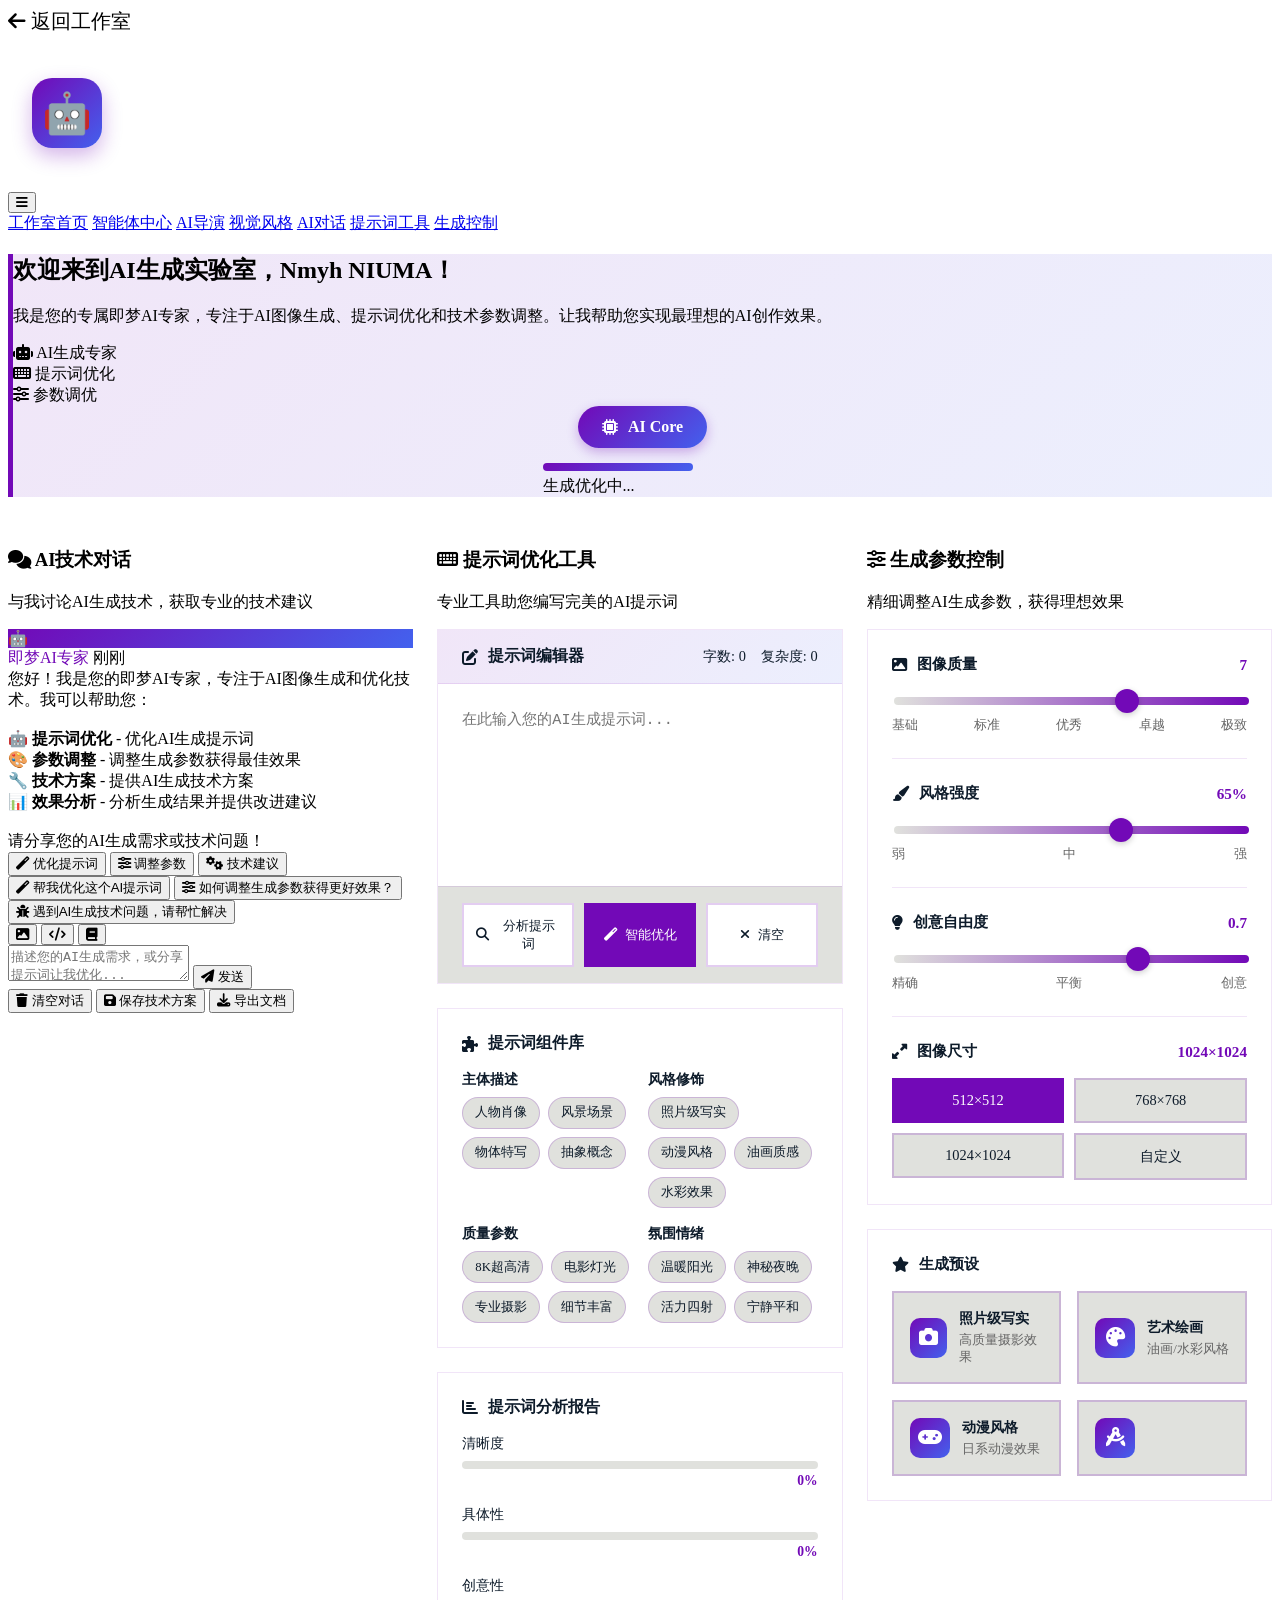
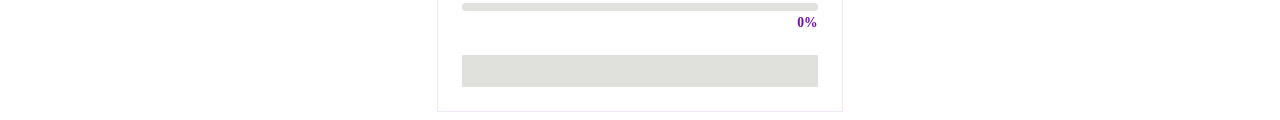
<file: agents/dreamai/index.html>
<!DOCTYPE html>
<html lang="zh-CN">
<head>
    <meta charset="UTF-8">
    <meta name="viewport" content="width=device-width, initial-scale=1.0">
    <title>🤖 即梦AI专家 - AI导演工作室</title>
    <link rel="stylesheet" href="../agents.css">
    <link rel="stylesheet" href="dreamai.css">
    <link rel="stylesheet" href="https://cdnjs.cloudflare.com/ajax/libs/font-awesome/6.4.0/css/all.min.css">
    <link href="https://fonts.googleapis.com/css2?family=Inter:wght@300;400;500;600;700&family=Playfair+Display:wght@400;500;600&display=swap" rel="stylesheet">
</head>
<body>
    <!-- 导航栏 -->
    <nav class="navbar">
        <div class="nav-container">
            <div class="nav-brand">
                <a href="../../index.html" class="back-link">
                    <i class="fas fa-arrow-left"></i>
                    <span>返回工作室</span>
                </a>
                <div class="agent-header">
                    <div class="agent-avatar dreamai-avatar">🤖</div>
                    <div>
                        <h1>即梦AI专家</h1>
                        <p class="agent-tagline">AI生成专家 · 提示词工程 · 技术优化</p>
                    </div>
                </div>
            </div>
            <button class="nav-toggle" id="navToggle">
                <i class="fas fa-bars"></i>
            </button>
            <div class="nav-menu">
                <a href="../../index.html">工作室首页</a>
                <a href="../index.html">智能体中心</a>
                <a href="../director/index.html">AI导演</a>
                <a href="../visual/index.html">视觉风格</a>
                <a href="#chat" class="active">AI对话</a>
                <a href="#prompt">提示词工具</a>
                <a href="#generate">生成控制</a>
            </div>
        </div>
    </nav>

    <!-- 主内容 -->
    <main class="agent-container">
        <!-- 欢迎区域 -->
        <section class="welcome-section">
            <div class="welcome-card dreamai-welcome">
                <div class="welcome-content">
                    <h2>欢迎来到AI生成实验室，Nmyh NIUMA！</h2>
                    <p>我是您的专属即梦AI专家，专注于AI图像生成、提示词优化和技术参数调整。让我帮助您实现最理想的AI创作效果。</p>
                    <div class="welcome-stats">
                        <div class="stat">
                            <i class="fas fa-robot"></i>
                            <span>AI生成专家</span>
                        </div>
                        <div class="stat">
                            <i class="fas fa-keyboard"></i>
                            <span>提示词优化</span>
                        </div>
                        <div class="stat">
                            <i class="fas fa-sliders-h"></i>
                            <span>参数调优</span>
                        </div>
                    </div>
                </div>
                <div class="welcome-image">
                    <div class="ai-preview">
                        <div class="ai-chip">
                            <i class="fas fa-microchip"></i>
                            <span>AI Core</span>
                        </div>
                        <div class="ai-process">
                            <div class="process-bar" style="width: 75%;"></div>
                            <span>生成优化中...</span>
                        </div>
                    </div>
                </div>
            </div>
        </section>

        <!-- 三栏布局 -->
        <div class="three-column-layout">
            <!-- 左侧：AI对话 -->
            <section class="chat-section" id="chat">
                <div class="section-header">
                    <h3><i class="fas fa-comments"></i> AI技术对话</h3>
                    <p>与我讨论AI生成技术，获取专业的技术建议</p>
                </div>
                
                <div class="chat-container">
                    <!-- 聊天消息区域 -->
                    <div class="chat-messages" id="chatMessages">
                        <!-- 欢迎消息 -->
                        <div class="message agent">
                            <div class="message-avatar">🤖</div>
                            <div class="message-content">
                                <div class="message-header">
                                    <span class="message-sender">即梦AI专家</span>
                                    <span class="message-time">刚刚</span>
                                </div>
                                <div class="message-text">
                                    您好！我是您的即梦AI专家，专注于AI图像生成和优化技术。我可以帮助您：
                                    <br><br>
                                    🤖 <strong>提示词优化</strong> - 优化AI生成提示词
                                    <br>
                                    🎨 <strong>参数调整</strong> - 调整生成参数获得最佳效果
                                    <br>
                                    🔧 <strong>技术方案</strong> - 提供AI生成技术方案
                                    <br>
                                    📊 <strong>效果分析</strong> - 分析生成结果并提供改进建议
                                    <br><br>
                                    请分享您的AI生成需求或技术问题！
                                </div>
                                <div class="message-actions">
                                    <button class="action-btn" data-action="optimize-prompt">
                                        <i class="fas fa-magic"></i> 优化提示词
                                    </button>
                                    <button class="action-btn" data-action="adjust-parameters">
                                        <i class="fas fa-sliders-h"></i> 调整参数
                                    </button>
                                    <button class="action-btn" data-action="technical-advice">
                                        <i class="fas fa-cogs"></i> 技术建议
                                    </button>
                                </div>
                            </div>
                        </div>
                    </div>
                    
                    <!-- 快速提示 -->
                    <div class="quick-prompts">
                        <button class="prompt-btn" data-prompt="prompt-optimization">
                            <i class="fas fa-magic"></i> 帮我优化这个AI提示词
                        </button>
                        <button class="prompt-btn" data-prompt="parameter-help">
                            <i class="fas fa-sliders-h"></i> 如何调整生成参数获得更好效果？
                        </button>
                        <button class="prompt-btn" data-prompt="technical-issue">
                            <i class="fas fa-bug"></i> 遇到AI生成技术问题，请帮忙解决
                        </button>
                    </div>
                    
                    <!-- 消息输入区域 -->
                    <div class="message-input-area">
                        <div class="input-tools">
                            <button class="tool-btn" title="上传图片">
                                <i class="fas fa-image"></i>
                            </button>
                            <button class="tool-btn" title="代码模式">
                                <i class="fas fa-code"></i>
                            </button>
                            <button class="tool-btn" title="技术文档">
                                <i class="fas fa-book"></i>
                            </button>
                        </div>
                        <textarea 
                            id="messageInput" 
                            placeholder="描述您的AI生成需求，或分享提示词让我优化..." 
                            rows="2"></textarea>
                        <button id="sendMessage" class="send-btn">
                            <i class="fas fa-paper-plane"></i> 发送
                        </button>
                    </div>
                    
                    <!-- 聊天控制 -->
                    <div class="chat-controls">
                        <button id="clearChat" class="control-btn">
                            <i class="fas fa-trash"></i> 清空对话
                        </button>
                        <button id="saveTechnical" class="control-btn">
                            <i class="fas fa-save"></i> 保存技术方案
                        </button>
                        <button id="exportTechnical" class="control-btn">
                            <i class="fas fa-download"></i> 导出文档
                        </button>
                    </div>
                </div>
            </section>

            <!-- 中间：提示词工具 -->
            <section class="tools-section" id="prompt">
                <div class="section-header">
                    <h3><i class="fas fa-keyboard"></i> 提示词优化工具</h3>
                    <p>专业工具助您编写完美的AI提示词</p>
                </div>
                
                <!-- 提示词编辑器 -->
                <div class="prompt-editor">
                    <div class="editor-header">
                        <h4><i class="fas fa-edit"></i> 提示词编辑器</h4>
                        <div class="editor-stats">
                            <span class="stat">字数: <span id="wordCount">0</span></span>
                            <span class="stat">复杂度: <span id="complexityScore">0</span></span>
                        </div>
                    </div>
                    <textarea 
                        id="promptInput" 
                        placeholder="在此输入您的AI生成提示词..." 
                        rows="6"></textarea>
                    <div class="editor-controls">
                        <button id="analyzePrompt" class="editor-btn">
                            <i class="fas fa-search"></i> 分析提示词
                        </button>
                        <button id="optimizePrompt" class="editor-btn primary">
                            <i class="fas fa-magic"></i> 智能优化
                        </button>
                        <button id="clearPrompt" class="editor-btn">
                            <i class="fas fa-times"></i> 清空
                        </button>
                    </div>
                </div>
                
                <!-- 提示词组件 -->
                <div class="prompt-components">
                    <h4><i class="fas fa-puzzle-piece"></i> 提示词组件库</h4>
                    <div class="components-grid">
                        <div class="component-category">
                            <h5>主体描述</h5>
                            <div class="component-tags">
                                <span class="component-tag" data-component="subject">人物肖像</span>
                                <span class="component-tag" data-component="subject">风景场景</span>
                                <span class="component-tag" data-component="subject">物体特写</span>
                                <span class="component-tag" data-component="subject">抽象概念</span>
                            </div>
                        </div>
                        <div class="component-category">
                            <h5>风格修饰</h5>
                            <div class="component-tags">
                                <span class="component-tag" data-component="style">照片级写实</span>
                                <span class="component-tag" data-component="style">动漫风格</span>
                                <span class="component-tag" data-component="style">油画质感</span>
                                <span class="component-tag" data-component="style">水彩效果</span>
                            </div>
                        </div>
                        <div class="component-category">
                            <h5>质量参数</h5>
                            <div class="component-tags">
                                <span class="component-tag" data-component="quality">8K超高清</span>
                                <span class="component-tag" data-component="quality">电影灯光</span>
                                <span class="component-tag" data-component="quality">专业摄影</span>
                                <span class="component-tag" data-component="quality">细节丰富</span>
                            </div>
                        </div>
                        <div class="component-category">
                            <h5>氛围情绪</h5>
                            <div class="component-tags">
                                <span class="component-tag" data-component="mood">温暖阳光</span>
                                <span class="component-tag" data-component="mood">神秘夜晚</span>
                                <span class="component-tag" data-component="mood">活力四射</span>
                                <span class="component-tag" data-component="mood">宁静平和</span>
                            </div>
                        </div>
                    </div>
                </div>
                
                <!-- 提示词分析 -->
                <div class="prompt-analysis">
                    <h4><i class="fas fa-chart-bar"></i> 提示词分析报告</h4>
                    <div class="analysis-metrics">
                        <div class="metric">
                            <div class="metric-label">清晰度</div>
                            <div class="metric-bar">
                                <div class="metric-fill" id="clarityScore" style="width: 0%;"></div>
                            </div>
                            <div class="metric-value" id="clarityValue">0%</div>
                        </div>
                        <div class="metric">
                            <div class="metric-label">具体性</div>
                            <div class="metric-bar">
                                <div class="metric-fill" id="specificityScore" style="width: 0%;"></div>
                            </div>
                            <div class="metric-value" id="specificityValue">0%</div>
                        </div>
                        <div class="metric">
                            <div class="metric-label">创意性</div>
                            <div class="metric-bar">
                                <div class="metric-fill" id="creativityScore" style="width: 0%;"></div>
                            </div>
                            <div class="metric-value" id="creativityValue">0%</div>
                        </div>
                    </div>
                    <div class="analysis-suggestions" id="promptSuggestions">
                        <!-- 动态生成建议 -->
                    </div>
                </div>
            </section>

            <!-- 右侧：生成控制 -->
            <section class="tools-section" id="generate">
                <div class="section-header">
                    <h3><i class="fas fa-sliders-h"></i> 生成参数控制</h3>
                    <p>精细调整AI生成参数，获得理想效果</p>
                </div>
                
                <!-- 参数控制面板 -->
                <div class="parameter-panel">
                    <div class="parameter-group">
                        <div class="parameter-header">
                            <h5><i class="fas fa-image"></i> 图像质量</h5>
                            <span class="parameter-value" id="qualityValue">7</span>
                        </div>
                        <input type="range" id="qualitySlider" min="1" max="10" value="7" step="1">
                        <div class="parameter-labels">
                            <span>基础</span>
                            <span>标准</span>
                            <span>优秀</span>
                            <span>卓越</span>
                            <span>极致</span>
                        </div>
                    </div>
                    
                    <div class="parameter-group">
                        <div class="parameter-header">
                            <h5><i class="fas fa-paint-brush"></i> 风格强度</h5>
                            <span class="parameter-value" id="styleValue">65%</span>
                        </div>
                        <input type="range" id="styleSlider" min="0" max="100" value="65" step="5">
                        <div class="parameter-labels">
                            <span>弱</span>
                            <span>中</span>
                            <span>强</span>
                        </div>
                    </div>
                    
                    <div class="parameter-group">
                        <div class="parameter-header">
                            <h5><i class="fas fa-lightbulb"></i> 创意自由度</h5>
                            <span class="parameter-value" id="creativityValue">0.7</span>
                        </div>
                        <input type="range" id="creativitySlider" min="0" max="1" value="0.7" step="0.1">
                        <div class="parameter-labels">
                            <span>精确</span>
                            <span>平衡</span>
                            <span>创意</span>
                        </div>
                    </div>
                    
                    <div class="parameter-group">
                        <div class="parameter-header">
                            <h5><i class="fas fa-expand-alt"></i> 图像尺寸</h5>
                            <span class="parameter-value" id="sizeValue">1024×1024</span>
                        </div>
                        <div class="size-options">
                            <label class="size-option">
                                <input type="radio" name="size" value="512x512" checked>
                                <span>512×512</span>
                            </label>
                            <label class="size-option">
                                <input type="radio" name="size" value="768x768">
                                <span>768×768</span>
                            </label>
                            <label class="size-option">
                                <input type="radio" name="size" value="1024x1024">
                                <span>1024×1024</span>
                            </label>
                            <label class="size-option">
                                <input type="radio" name="size" value="custom">
                                <span>自定义</span>
                            </label>
                        </div>
                    </div>
                </div>
                
                <!-- 生成预设 -->
                <div class="presets-panel">
                    <h5><i class="fas fa-star"></i> 生成预设</h5>
                    <div class="presets-grid">
                        <div class="preset-card" data-preset="photo-realistic">
                            <div class="preset-icon">
                                <i class="fas fa-camera"></i>
                            </div>
                            <div class="preset-info">
                                <h6>照片级写实</h6>
                                <p>高质量摄影效果</p>
                            </div>
                        </div>
                        <div class="preset-card" data-preset="artistic-painting">
                            <div class="preset-icon">
                                <i class="fas fa-palette"></i>
                            </div>
                            <div class="preset-info">
                                <h6>艺术绘画</h6>
                                <p>油画/水彩风格</p>
                            </div>
                        </div>
                        <div class="preset-card" data-preset="anime-style">
                            <div class="preset-icon">
                                <i class="fas fa-gamepad"></i>
                            </div>
                            <div class="preset-info">
                                <h6>动漫风格</h6>
                                <p>日系动漫效果</p>
                            </div>
                        </div>
                        <div class="preset-card" data-preset="concept-art">
                            <div class="preset-icon">
                                <i class="fas fa-drafting-compass"></i>
                            </div>
                            <div class="preset-info">
</div></div></body></html>
<script src="dreamai.js"></script>
</file>
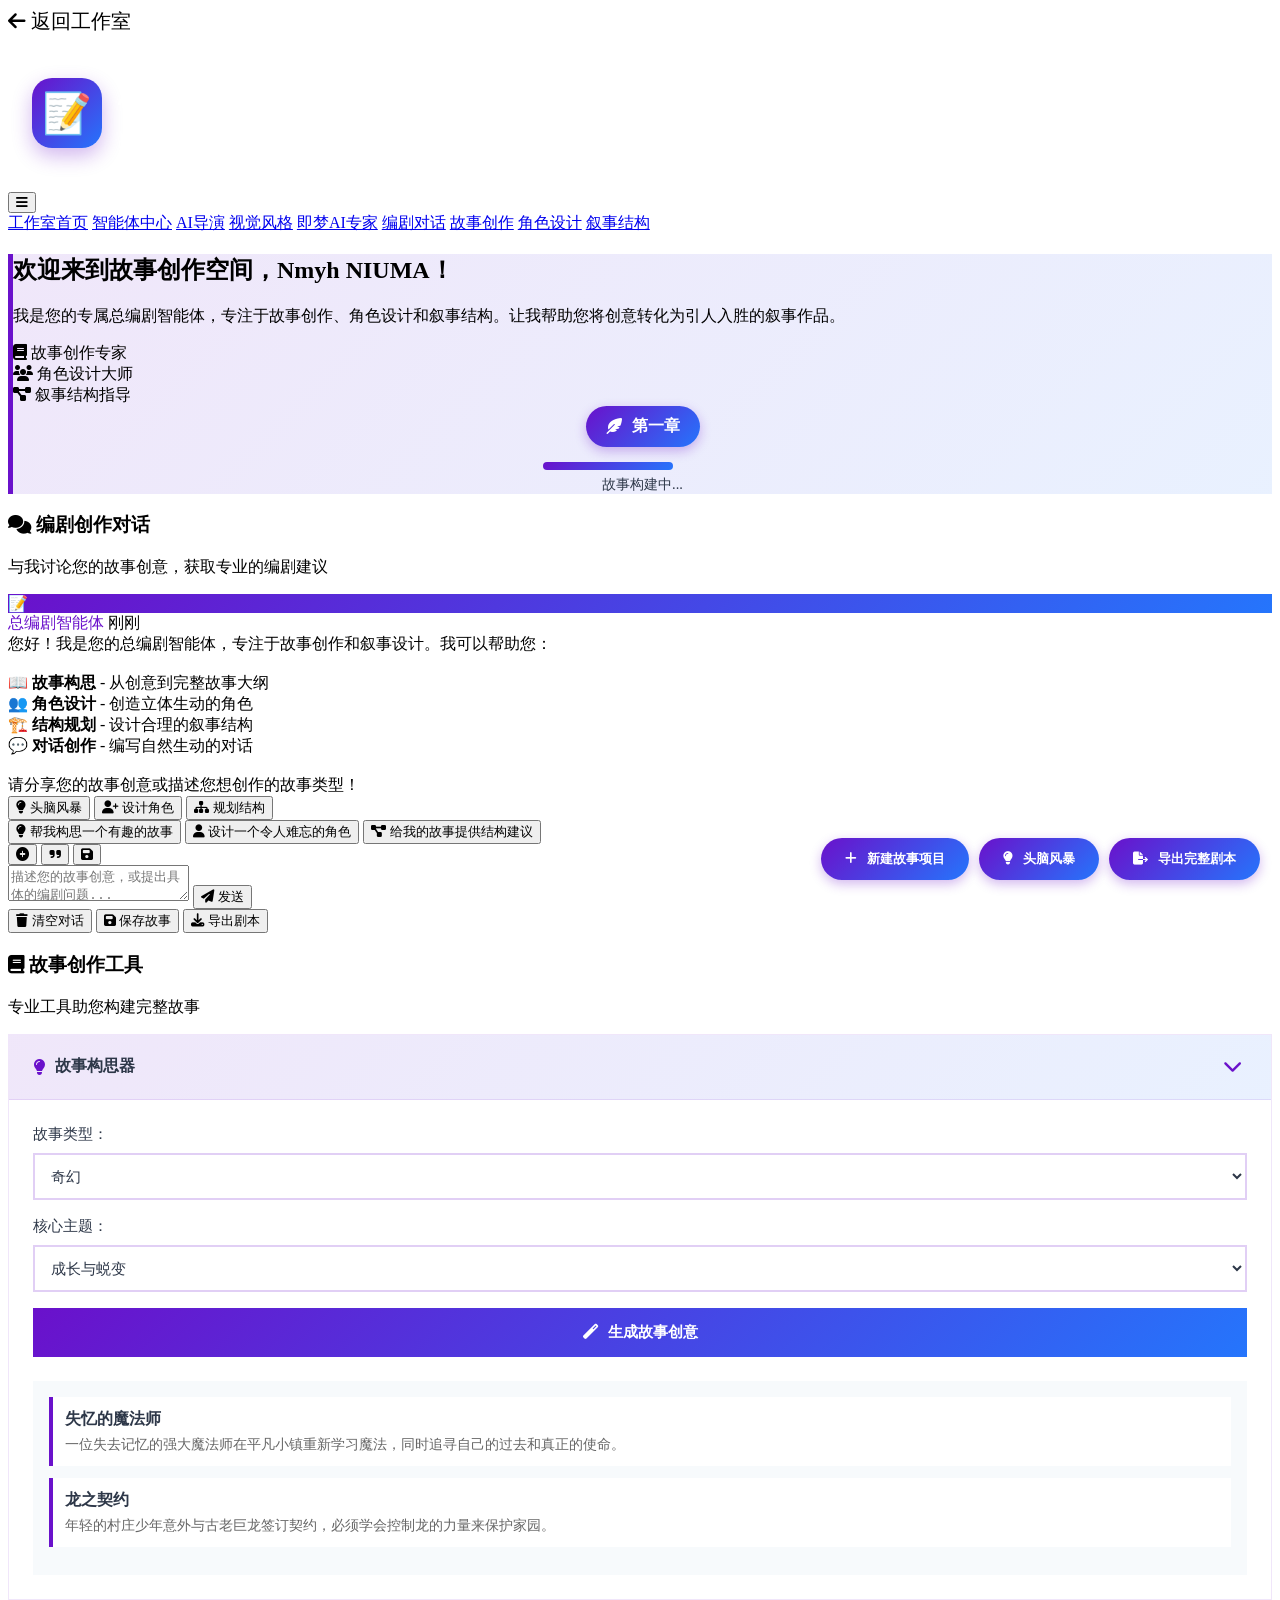
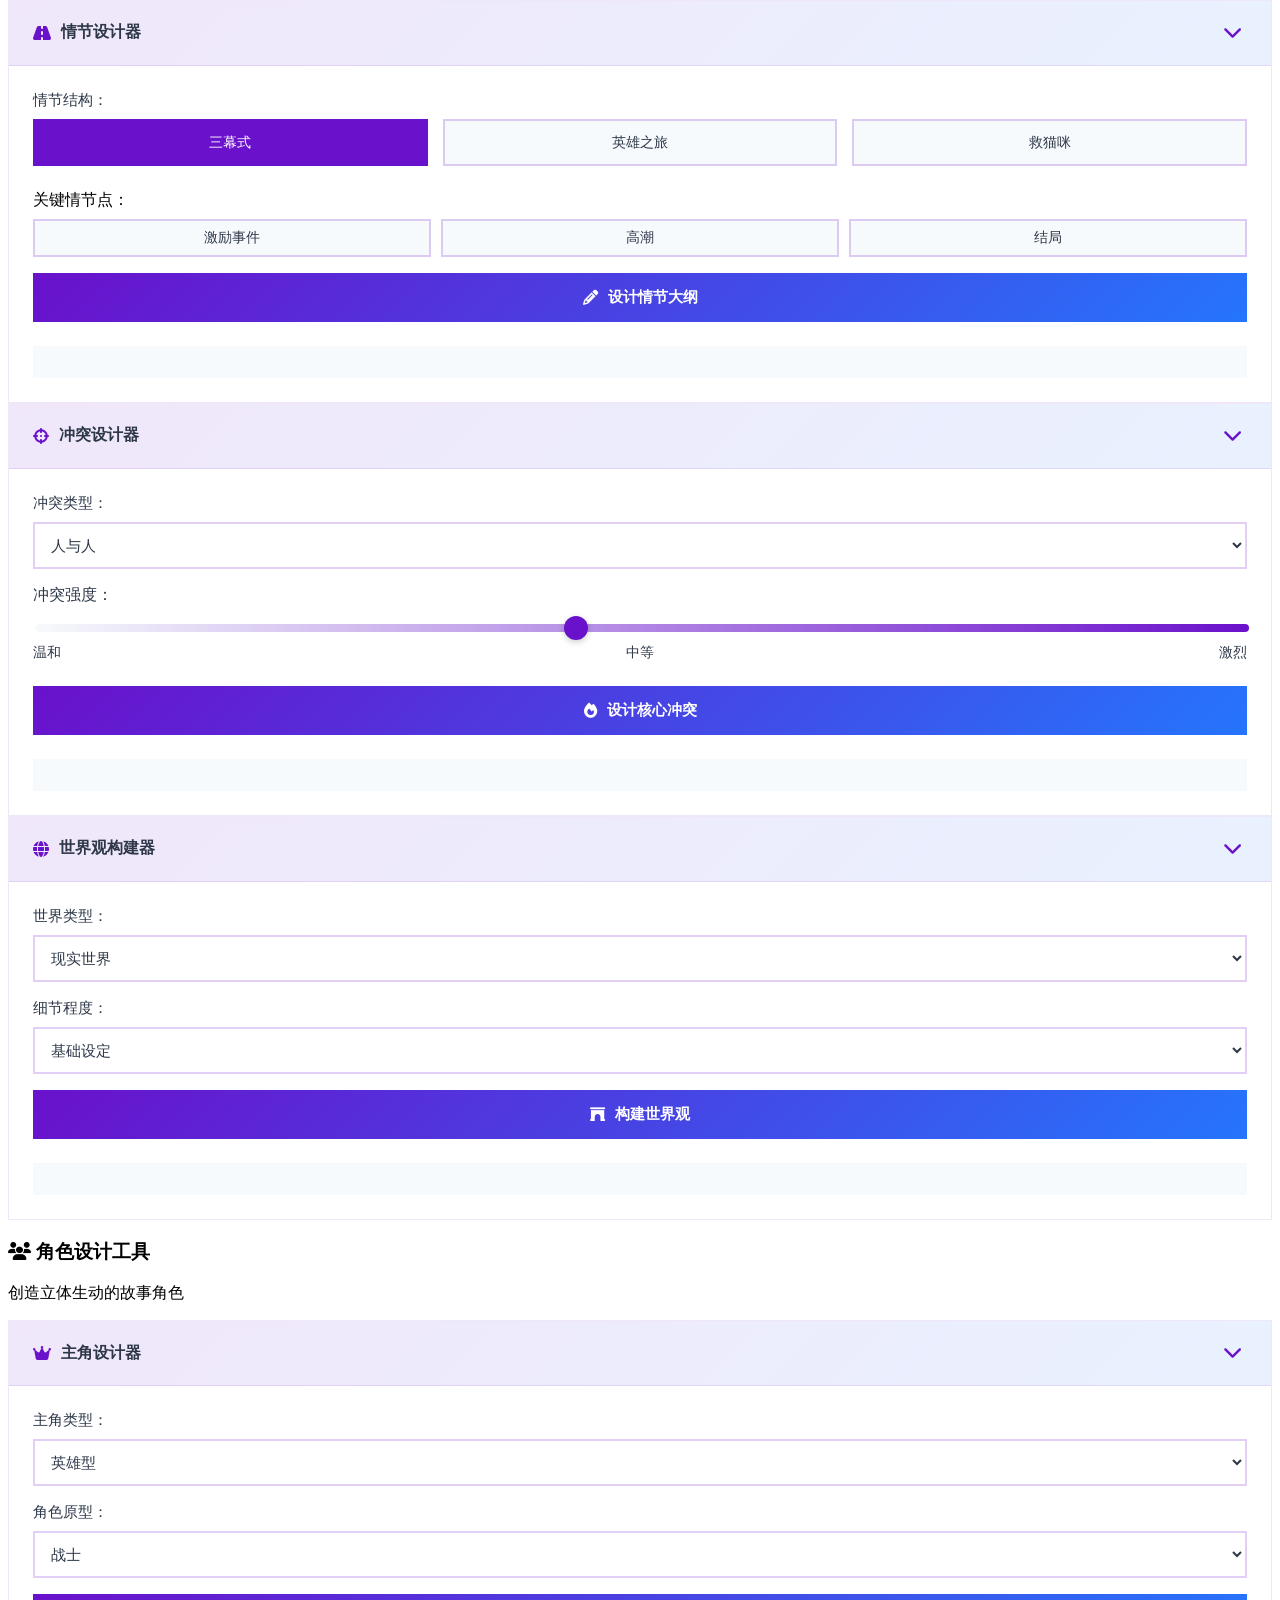
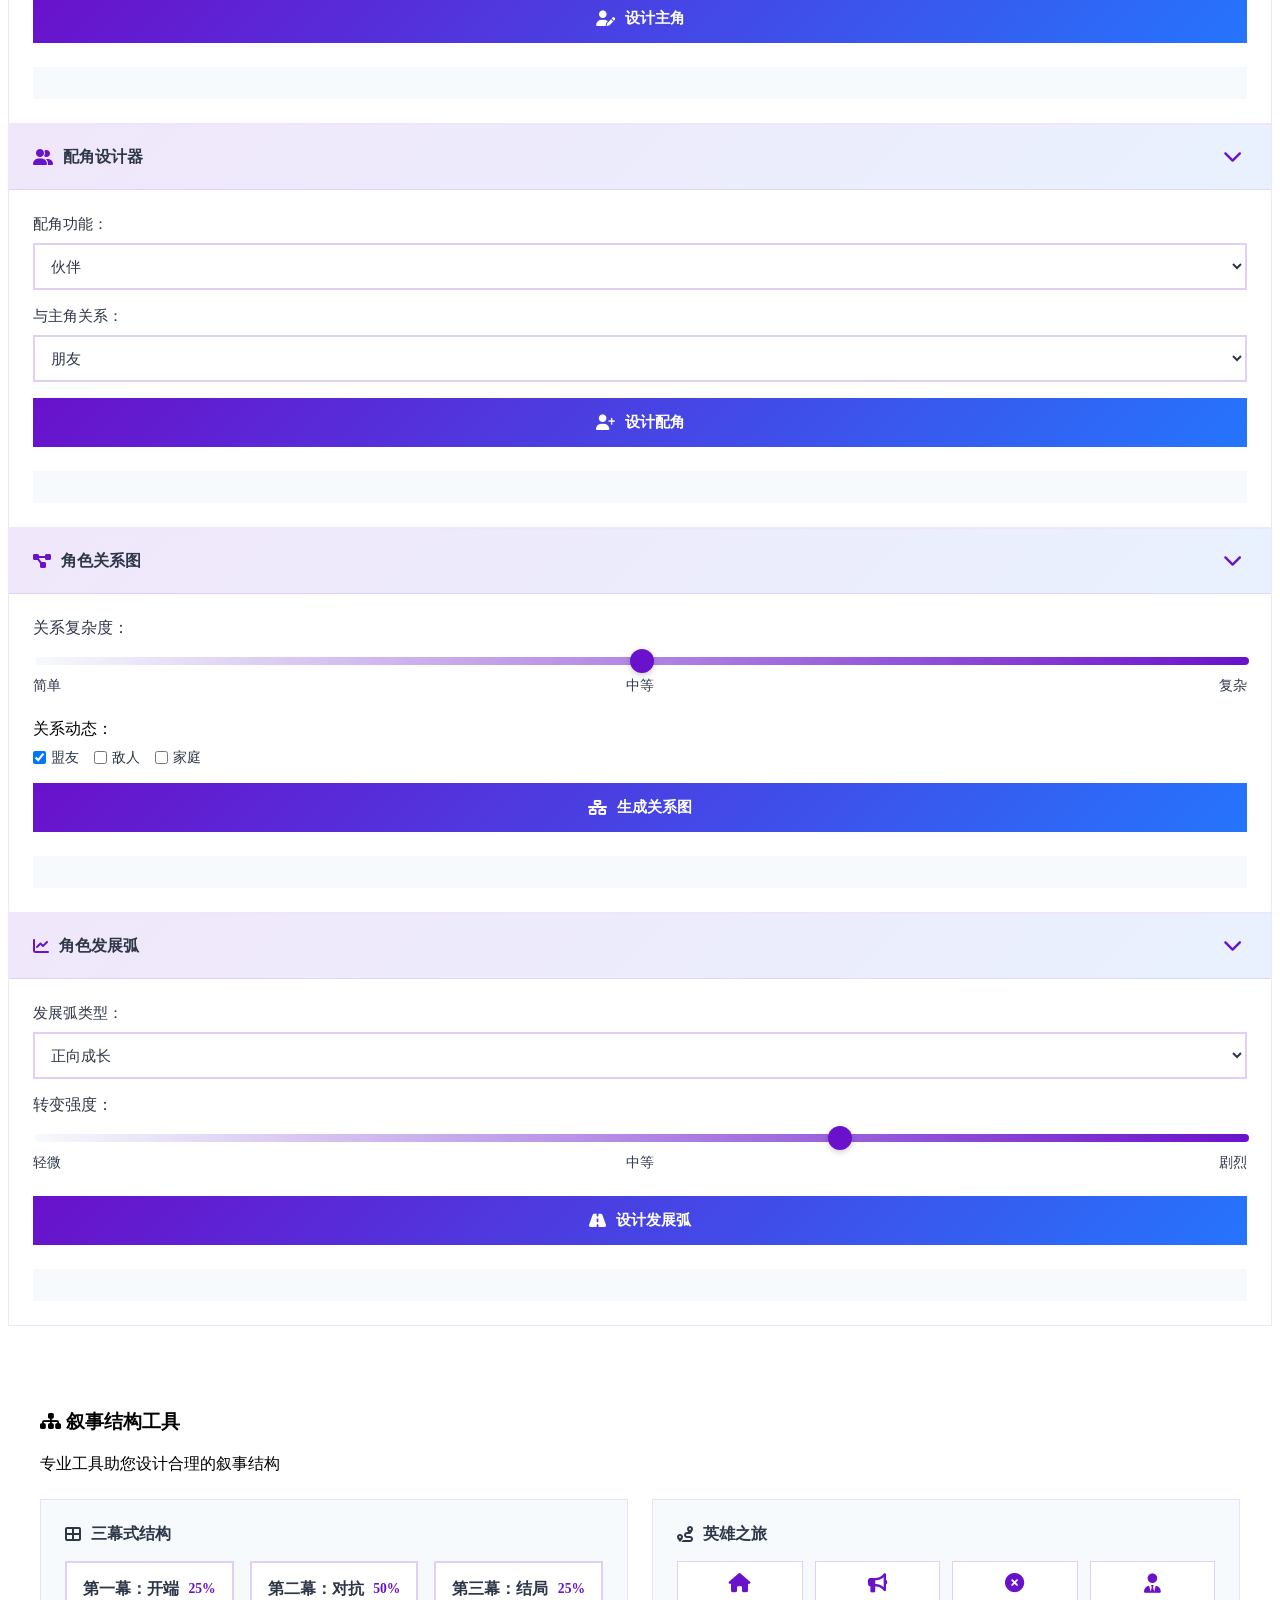
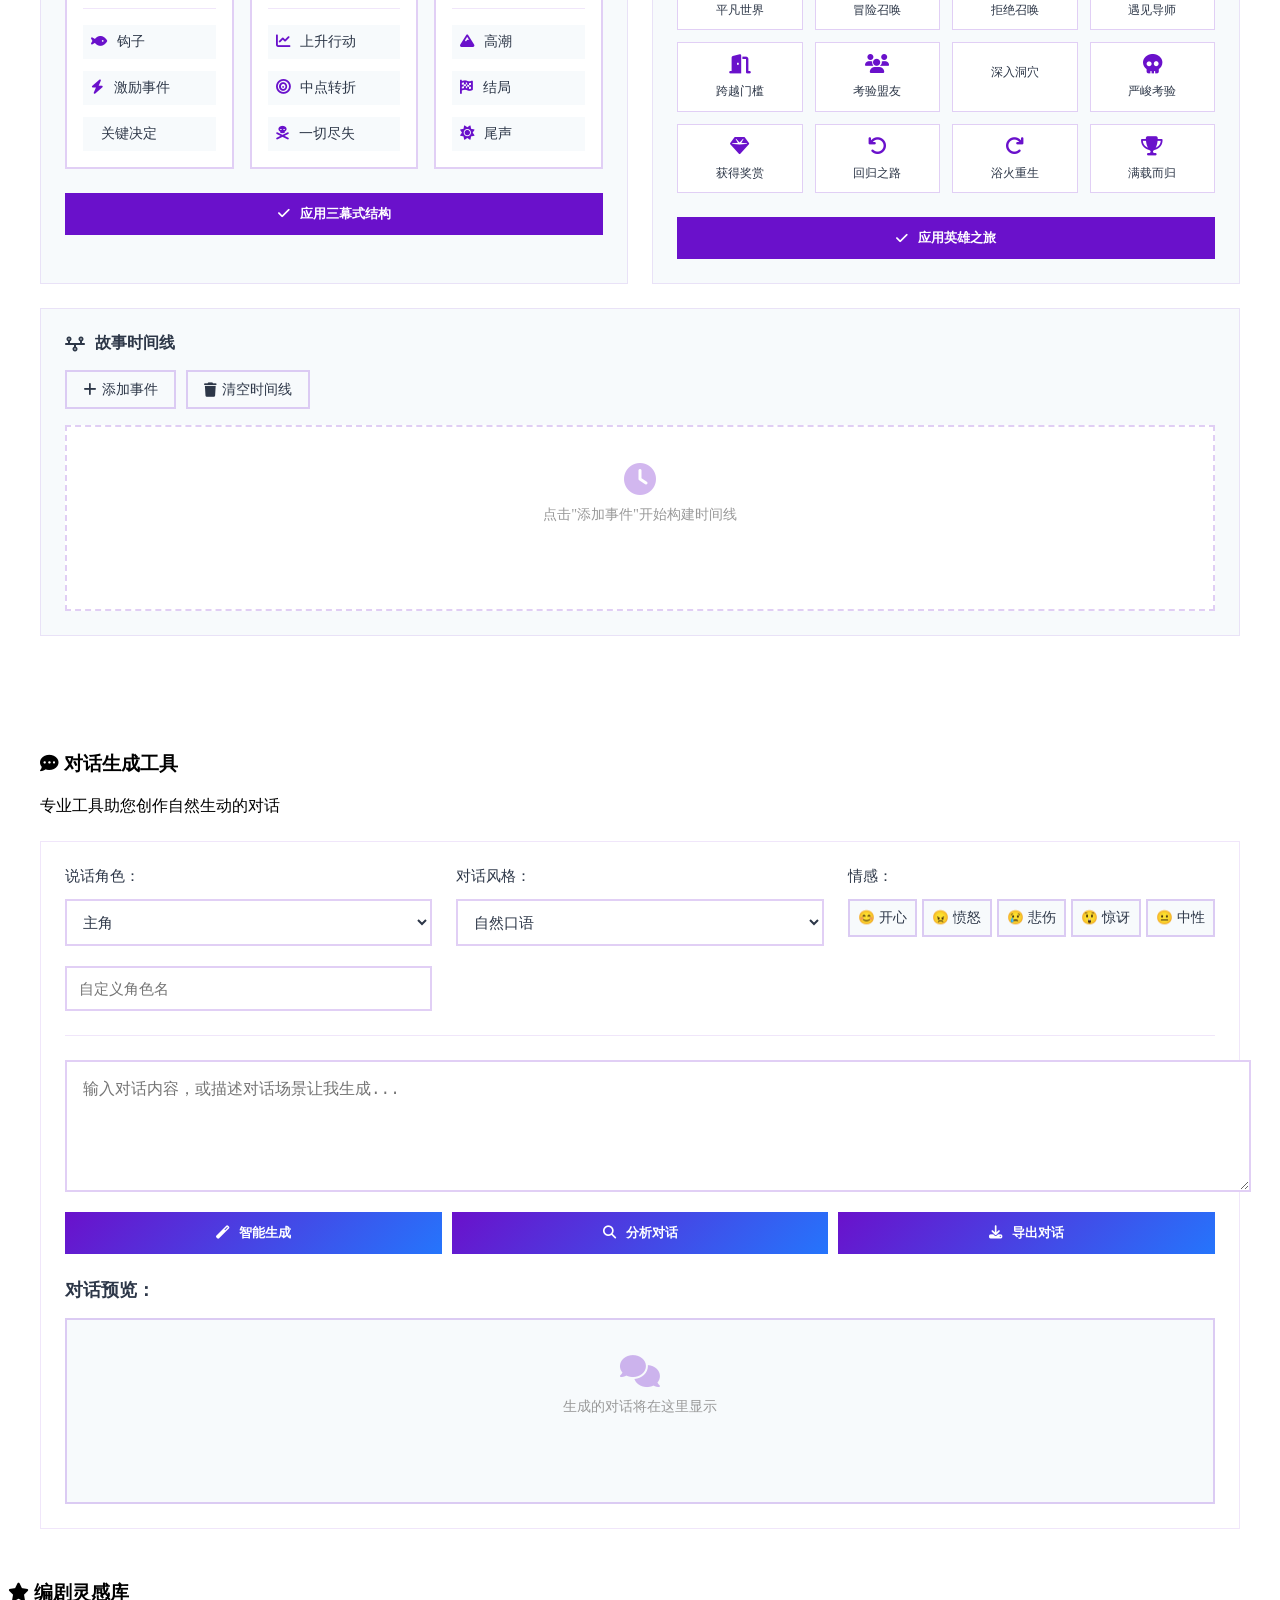
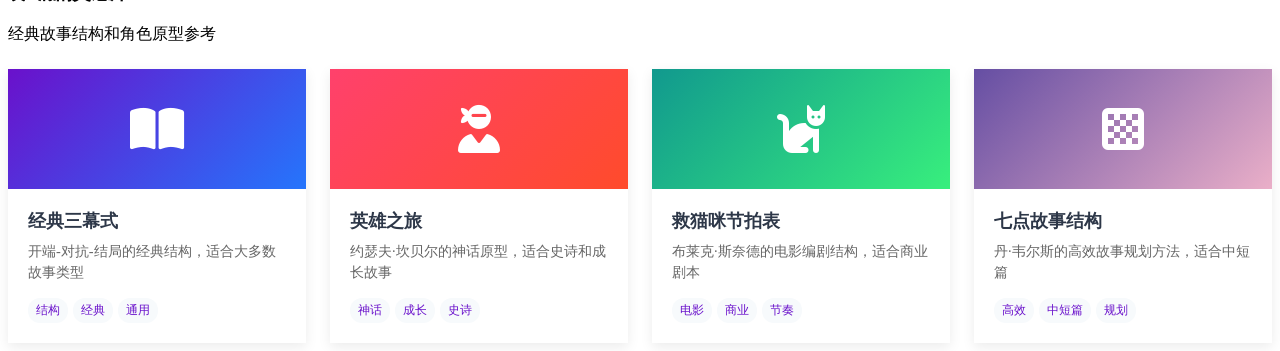
<file: agents/screenwriter/index.html>
<!DOCTYPE html>
<html lang="zh-CN">
<head>
    <meta charset="UTF-8">
    <meta name="viewport" content="width=device-width, initial-scale=1.0">
    <title>📝 总编剧智能体 - AI导演工作室</title>
    <link rel="stylesheet" href="../agents.css">
    <link rel="stylesheet" href="screenwriter.css">
    <link rel="stylesheet" href="https://cdnjs.cloudflare.com/ajax/libs/font-awesome/6.4.0/css/all.min.css">
    <link href="https://fonts.googleapis.com/css2?family=Inter:wght@300;400;500;600;700&family=Playfair+Display:wght@400;500;600&display=swap" rel="stylesheet">
</head>
<body>
    <!-- 导航栏 -->
    <nav class="navbar">
        <div class="nav-container">
            <div class="nav-brand">
                <a href="../../index.html" class="back-link">
                    <i class="fas fa-arrow-left"></i>
                    <span>返回工作室</span>
                </a>
                <div class="agent-header">
                    <div class="agent-avatar screenwriter-avatar">📝</div>
                    <div>
                        <h1>总编剧智能体</h1>
                        <p class="agent-tagline">故事创作 · 角色设计 · 叙事结构 · 对话生成</p>
                    </div>
                </div>
            </div>
            <button class="nav-toggle" id="navToggle">
                <i class="fas fa-bars"></i>
            </button>
            <div class="nav-menu">
                <a href="../../index.html">工作室首页</a>
                <a href="../index.html">智能体中心</a>
                <a href="../director/index.html">AI导演</a>
                <a href="../visual/index.html">视觉风格</a>
                <a href="../dreamai/index.html">即梦AI专家</a>
                <a href="#chat" class="active">编剧对话</a>
                <a href="#story">故事创作</a>
                <a href="#characters">角色设计</a>
                <a href="#structure">叙事结构</a>
            </div>
        </div>
    </nav>

    <!-- 主内容 -->
    <main class="agent-container">
        <!-- 欢迎区域 -->
        <section class="welcome-section">
            <div class="welcome-card screenwriter-welcome">
                <div class="welcome-content">
                    <h2>欢迎来到故事创作空间，Nmyh NIUMA！</h2>
                    <p>我是您的专属总编剧智能体，专注于故事创作、角色设计和叙事结构。让我帮助您将创意转化为引人入胜的叙事作品。</p>
                    <div class="welcome-stats">
                        <div class="stat">
                            <i class="fas fa-book"></i>
                            <span>故事创作专家</span>
                        </div>
                        <div class="stat">
                            <i class="fas fa-users"></i>
                            <span>角色设计大师</span>
                        </div>
                        <div class="stat">
                            <i class="fas fa-project-diagram"></i>
                            <span>叙事结构指导</span>
                        </div>
                    </div>
                </div>
                <div class="welcome-image">
                    <div class="story-preview">
                        <div class="story-chapter">
                            <i class="fas fa-feather-alt"></i>
                            <span>第一章</span>
                        </div>
                        <div class="story-progress">
                            <div class="progress-bar" style="width: 65%;"></div>
                            <span>故事构建中...</span>
                        </div>
                    </div>
                </div>
            </div>
        </section>

        <!-- 三栏布局 -->
        <div class="three-column-layout">
            <!-- 左侧：编剧对话 -->
            <section class="chat-section" id="chat">
                <div class="section-header">
                    <h3><i class="fas fa-comments"></i> 编剧创作对话</h3>
                    <p>与我讨论您的故事创意，获取专业的编剧建议</p>
                </div>
                
                <div class="chat-container">
                    <!-- 聊天消息区域 -->
                    <div class="chat-messages" id="chatMessages">
                        <!-- 欢迎消息 -->
                        <div class="message agent">
                            <div class="message-avatar">📝</div>
                            <div class="message-content">
                                <div class="message-header">
                                    <span class="message-sender">总编剧智能体</span>
                                    <span class="message-time">刚刚</span>
                                </div>
                                <div class="message-text">
                                    您好！我是您的总编剧智能体，专注于故事创作和叙事设计。我可以帮助您：
                                    <br><br>
                                    📖 <strong>故事构思</strong> - 从创意到完整故事大纲
                                    <br>
                                    👥 <strong>角色设计</strong> - 创造立体生动的角色
                                    <br>
                                    🏗️ <strong>结构规划</strong> - 设计合理的叙事结构
                                    <br>
                                    💬 <strong>对话创作</strong> - 编写自然生动的对话
                                    <br><br>
                                    请分享您的故事创意或描述您想创作的故事类型！
                                </div>
                                <div class="message-actions">
                                    <button class="action-btn" data-action="brainstorm-story">
                                        <i class="fas fa-lightbulb"></i> 头脑风暴
                                    </button>
                                    <button class="action-btn" data-action="develop-character">
                                        <i class="fas fa-user-plus"></i> 设计角色
                                    </button>
                                    <button class="action-btn" data-action="plan-structure">
                                        <i class="fas fa-sitemap"></i> 规划结构
                                    </button>
                                </div>
                            </div>
                        </div>
                    </div>
                    
                    <!-- 快速提示 -->
                    <div class="quick-prompts">
                        <button class="prompt-btn" data-prompt="story-idea">
                            <i class="fas fa-lightbulb"></i> 帮我构思一个有趣的故事
                        </button>
                        <button class="prompt-btn" data-prompt="character-help">
                            <i class="fas fa-user"></i> 设计一个令人难忘的角色
                        </button>
                        <button class="prompt-btn" data-prompt="structure-advice">
                            <i class="fas fa-project-diagram"></i> 给我的故事提供结构建议
                        </button>
                    </div>
                    
                    <!-- 消息输入区域 -->
                    <div class="message-input-area">
                        <div class="input-tools">
                            <button class="tool-btn" title="添加故事元素">
                                <i class="fas fa-plus-circle"></i>
                            </button>
                            <button class="tool-btn" title="引用经典">
                                <i class="fas fa-quote-right"></i>
                            </button>
                            <button class="tool-btn" title="保存草稿">
                                <i class="fas fa-save"></i>
                            </button>
                        </div>
                        <textarea 
                            id="messageInput" 
                            placeholder="描述您的故事创意，或提出具体的编剧问题..." 
                            rows="2"></textarea>
                        <button id="sendMessage" class="send-btn">
                            <i class="fas fa-paper-plane"></i> 发送
                        </button>
                    </div>
                    
                    <!-- 聊天控制 -->
                    <div class="chat-controls">
                        <button id="clearChat" class="control-btn">
                            <i class="fas fa-trash"></i> 清空对话
                        </button>
                        <button id="saveStory" class="control-btn">
                            <i class="fas fa-save"></i> 保存故事
                        </button>
                        <button id="exportScript" class="control-btn">
                            <i class="fas fa-download"></i> 导出剧本
                        </button>
                    </div>
                </div>
            </section>

            <!-- 中栏：故事创作工具 -->
            <section class="tools-section" id="story">
                <div class="section-header">
                    <h3><i class="fas fa-book"></i> 故事创作工具</h3>
                    <p>专业工具助您构建完整故事</p>
                </div>
                
                <!-- 工具折叠区域 -->
                <div class="tools-grid">
                    <!-- 故事构思工具 -->
                    <div class="tool-card">
                        <div class="tool-header">
                            <h4><i class="fas fa-lightbulb"></i> 故事构思器</h4>
                            <button class="tool-toggle">
                                <i class="fas fa-chevron-down"></i>
                            </button>
                        </div>
                        <div class="tool-body">
                            <div class="story-genre">
                                <label for="storyGenre">故事类型：</label>
                                <select id="storyGenre">
                                    <option value="fantasy">奇幻</option>
                                    <option value="sci-fi">科幻</option>
                                    <option value="romance">爱情</option>
                                    <option value="mystery">悬疑</option>
                                    <option value="adventure">冒险</option>
                                    <option value="drama">剧情</option>
                                </select>
                            </div>
                            <div class="story-theme">
                                <label for="storyTheme">核心主题：</label>
                                <select id="storyTheme">
                                    <option value="growth">成长与蜕变</option>
                                    <option value="love">爱与牺牲</option>
                                    <option value="justice">正义与复仇</option>
                                    <option value="identity">身份与自我</option>
                                    <option value="freedom">自由与束缚</option>
                                    <option value="truth">真相与谎言</option>
                                </select>
                            </div>
                            <button id="generateStoryIdea" class="tool-action-btn">
                                <i class="fas fa-magic"></i> 生成故事创意
                            </button>
                            <div class="story-ideas" id="storyIdeas">
                                <!-- 动态生成故事创意 -->
                            </div>
                        </div>
                    </div>
                    
                    <!-- 情节设计工具 -->
                    <div class="tool-card">
                        <div class="tool-header">
                            <h4><i class="fas fa-road"></i> 情节设计器</h4>
                            <button class="tool-toggle">
                                <i class="fas fa-chevron-down"></i>
                            </button>
                        </div>
                        <div class="tool-body">
                            <div class="plot-structure">
                                <label>情节结构：</label>
                                <div class="plot-options">
                                    <label class="plot-option">
                                        <input type="radio" name="plot" value="three-act" checked>
                                        <span>三幕式</span>
                                    </label>
                                    <label class="plot-option">
                                        <input type="radio" name="plot" value="hero-journey">
                                        <span>英雄之旅</span>
                                    </label>
                                    <label class="plot-option">
                                        <input type="radio" name="plot" value="save-the-cat">
                                        <span>救猫咪</span>
                                    </label>
                                </div>
                            </div>
                            <div class="plot-elements">
                                <label>关键情节点：</label>
                                <div class="plot-points">
                                    <button class="plot-point-btn" data-point="inciting">激励事件</button>
                                    <button class="plot-point-btn" data-point="climax">高潮</button>
                                    <button class="plot-point-btn" data-point="resolution">结局</button>
                                </div>
                            </div>
                            <button id="designPlot" class="tool-action-btn">
                                <i class="fas fa-pencil-alt"></i> 设计情节大纲
                            </button>
                            <div class="plot-outline" id="plotOutline">
                                <!-- 动态生成情节大纲 -->
                            </div>
                        </div>
                    </div>
                    
                    <!-- 冲突设计工具 -->
                    <div class="tool-card">
                        <div class="tool-header">
                            <h4><i class="fas fa-crosshairs"></i> 冲突设计器</h4>
                            <button class="tool-toggle">
                                <i class="fas fa-chevron-down"></i>
                            </button>
                        </div>
                        <div class="tool-body">
                            <div class="conflict-type">
                                <label>冲突类型：</label>
                                <select id="conflictType">
                                    <option value="man-vs-man">人与人</option>
                                    <option value="man-vs-self">人与自我</option>
                                    <option value="man-vs-society">人与社会</option>
                                    <option value="man-vs-nature">人与自然</option>
                                    <option value="man-vs-technology">人与科技</option>
                                </select>
                            </div>
                            <div class="conflict-intensity">
                                <label>冲突强度：</label>
                                <input type="range" id="conflictIntensity" min="1" max="10" value="5">
                                <div class="intensity-labels">
                                    <span>温和</span>
                                    <span>中等</span>
                                    <span>激烈</span>
                                </div>
                            </div>
                            <button id="designConflict" class="tool-action-btn">
                                <i class="fas fa-fire"></i> 设计核心冲突
                            </button>
                            <div class="conflict-design" id="conflictDesign">
                                <!-- 动态生成冲突设计 -->
                            </div>
                        </div>
                    </div>
                    
                    <!-- 世界观构建工具 -->
                    <div class="tool-card">
                        <div class="tool-header">
                            <h4><i class="fas fa-globe"></i> 世界观构建器</h4>
                            <button class="tool-toggle">
                                <i class="fas fa-chevron-down"></i>
                            </button>
                        </div>
                        <div class="tool-body">
                            <div class="world-type">
                                <label>世界类型：</label>
                                <select id="worldType">
                                    <option value="realistic">现实世界</option>
                                    <option value="fantasy">奇幻世界</option>
                                    <option value="sci-fi">科幻世界</option>
                                    <option value="historical">历史世界</option>
                                    <option value="alternate">平行世界</option>
                                </select>
                            </div>
                            <div class="world-detail">
                                <label>细节程度：</label>
                                <select id="worldDetail">
                                    <option value="basic">基础设定</option>
                                    <option value="detailed">详细设定</option>
                                    <option value="comprehensive">全面设定</option>
                                </select>
                            </div>
                            <button id="buildWorld" class="tool-action-btn">
                                <i class="fas fa-archway"></i> 构建世界观
                            </button>
                            <div class="world-building" id="worldBuilding">
                                <!-- 动态生成世界观 -->
                            </div>
                        </div>
                    </div>
                </div>
            </section>

            <!-- 右侧：角色设计工具 -->
            <section class="tools-section" id="characters">
                <div class="section-header">
                    <h3><i class="fas fa-users"></i> 角色设计工具</h3>
                    <p>创造立体生动的故事角色</p>
                </div>
                
                <div class="tools-grid">
                    <!-- 主角设计工具 -->
                    <div class="tool-card">
                        <div class="tool-header">
                            <h4><i class="fas fa-crown"></i> 主角设计器</h4>
                            <button class="tool-toggle">
                                <i class="fas fa-chevron-down"></i>
                            </button>
                        </div>
                        <div class="tool-body">
                            <div class="protagonist-type">
                                <label>主角类型：</label>
                                <select id="protagonistType">
                                    <option value="hero">英雄型</option>
                                    <option value="antihero">反英雄</option>
                                    <option value="everyman">普通人</option>
                                    <option value="outsider">局外人</option>
                                    <option value="chosen-one">天选之人</option>
                                </select>
                            </div>
                            <div class="character-archetype">
                                <label>角色原型：</label>
                                <select id="characterArchetype">
                                    <option value="warrior">战士</option>
                                    <option value="mentor">导师</option>
                                    <option value="trickster">捣蛋鬼</option>
                                    <option value="caregiver">照顾者</option>
                                    <option value="explorer">探索者</option>
                                </select>
                            </div>
                            <button id="designProtagonist" class="tool-action-btn">
                                <i class="fas fa-user-edit"></i> 设计主角
                            </button>
                            <div class="protagonist-design" id="protagonistDesign">
                                <!-- 动态生成主角设计 -->
                            </div>
                        </div>
                    </div>
                    
                    <!-- 配角设计工具 -->
                    <div class="tool-card">
                        <div class="tool-header">
                            <h4><i class="fas fa-user-friends"></i> 配角设计器</h4>
                            <button class="tool-toggle">
                                <i class="fas fa-chevron-down"></i>
                            </button>
                        </div>
                        <div class="tool-body">
                            <div class="supporting-role">
                                <label>配角功能：</label>
                                <select id="supportingRole">
                                    <option value="sidekick">伙伴</option>
                                    <option value="mentor">导师</option>
                                    <option value="love-interest">爱情对象</option>
                                    <option value="antagonist">反派</option>
                                    <option value="comic-relief">喜剧 relief</option>
                                </select>
                            </div>
                            <div class="relationship-type">
                                <label>与主角关系：</label>
                                <select id="relationshipType">
                                    <option value="friend">朋友</option>
                                    <option value="rival">对手</option>
                                    <option value="family">家人</option>
                                    <option value="mentor-student">师徒</option>
                                    <option value="love-hate">爱恨交织</option>
                                </select>
                            </div>
                            <button id="designSupporting" class="tool-action-btn">
                                <i class="fas fa-user-plus"></i> 设计配角
                            </button>
                            <div class="supporting-design" id="supportingDesign">
                                <!-- 动态生成配角设计 -->
                            </div>
                        </div>
                    </div>
                    
                    <!-- 角色关系工具 -->
                    <div class="tool-card">
                        <div class="tool-header">
                            <h4><i class="fas fa-project-diagram"></i> 角色关系图</h4>
                            <button class="tool-toggle">
                                <i class="fas fa-chevron-down"></i>
                            </button>
                        </div>
                        <div class="tool-body">
                            <div class="relationship-complexity">
                                <label>关系复杂度：</label>
                                <input type="range" id="relationshipComplexity" min="1" max="5" value="3">
                                <div class="complexity-labels">
                                    <span>简单</span>
                                    <span>中等</span>
                                    <span>复杂</span>
                                </div>
                            </div>
                            <div class="relationship-dynamics">
                                <label>关系动态：</label>
                                <div class="dynamics-options">
                                    <label class="dynamics-option">
                                        <input type="checkbox" name="dynamics" value="allies" checked>
                                        <span>盟友</span>
                                    </label>
                                    <label class="dynamics-option">
                                        <input type="checkbox" name="dynamics" value="enemies">
                                        <span>敌人</span>
                                    </label>
                                    <label class="dynamics-option">
                                        <input type="checkbox" name="dynamics" value="family">
                                        <span>家庭</span>
                                    </label>
                                </div>
                            </div>
                            <button id="generateRelationships" class="tool-action-btn">
                                <i class="fas fa-network-wired"></i> 生成关系图
                            </button>
                            <div class="relationship-map" id="relationshipMap">
                                <!-- 动态生成关系图 -->
                            </div>
                        </div>
                    </div>
                    
                    <!-- 角色发展工具 -->
                    <div class="tool-card">
                        <div class="tool-header">
                            <h4><i class="fas fa-chart-line"></i> 角色发展弧</h4>
                            <button class="tool-toggle">
                                <i class="fas fa-chevron-down"></i>
                            </button>
                        </div>
                        <div class="tool-body">
                            <div class="character-arc">
                                <label>发展弧类型：</label>
                                <select id="characterArc">
                                    <option value="positive">正向成长</option>
                                    <option value="negative">负向下滑</option>
                                    <option value="flat">平稳不变</option>
                                    <option value="transformative">彻底转变</option>
                                </select>
                            </div>
                            <div class="arc-intensity">
                                <label>转变强度：</label>
                                <input type="range" id="arcIntensity" min="1" max="10" value="7">
                                <div class="intensity-labels">
                                    <span>轻微</span>
                                    <span>中等</span>
                                    <span>剧烈</span>
                                </div>
                            </div>
                            <button id="designCharacterArc" class="tool-action-btn">
                                <i class="fas fa-road"></i> 设计发展弧
                            </button>
                            <div class="character-arc-chart" id="characterArcChart">
                                <!-- 动态生成发展弧 -->
                            </div>
                        </div>
                    </div>
                </div>
            </section>
        </div>

        <!-- 叙事结构工具 -->
        <section class="full-width-section" id="structure">
            <div class="section-header">
                <h3><i class="fas fa-sitemap"></i> 叙事结构工具</h3>
                <p>专业工具助您设计合理的叙事结构</p>
            </div>
            
            <div class="structure-tools">
                <!-- 三幕式结构 -->
                <div class="structure-card">
                    <h4><i class="fas fa-th-large"></i> 三幕式结构</h4>
                    <div class="three-act-structure">
                        <div class="act act-1">
                            <div class="act-header">
                                <h5>第一幕：开端</h5>
                                <span>25%</span>
                            </div>
                            <div class="act-points">
                                <div class="act-point" data-point="hook">
                                    <i class="fas fa-fish"></i>
                                    <span>钩子</span>
                                </div>
                                <div class="act-point" data-point="inciting">
                                    <i class="fas fa-bolt"></i>
                                    <span>激励事件</span>
                                </div>
                                <div class="act-point" data-point="decision">
                                    <i class="fas fa-crossroads"></i>
                                    <span>关键决定</span>
                                </div>
                            </div>
                        </div>
                        
                        <div class="act act-2">
                            <div class="act-header">
                                <h5>第二幕：对抗</h5>
                                <span>50%</span>
                            </div>
                            <div class="act-points">
                                <div class="act-point" data-point="rising">
                                    <i class="fas fa-chart-line"></i>
                                    <span>上升行动</span>
                                </div>
                                <div class="act-point" data-point="midpoint">
                                    <i class="fas fa-bullseye"></i>
                                    <span>中点转折</span>
                                </div>
                                <div class="act-point" data-point="all-is-lost">
                                    <i class="fas fa-skull-crossbones"></i>
                                    <span>一切尽失</span>
                                </div>
                            </div>
                        </div>
                        
                        <div class="act act-3">
                            <div class="act-header">
                                <h5>第三幕：结局</h5>
                                <span>25%</span>
                            </div>
                            <div class="act-points">
                                <div class="act-point" data-point="climax">
                                    <i class="fas fa-mountain"></i>
                                    <span>高潮</span>
                                </div>
                                <div class="act-point" data-point="resolution">
                                    <i class="fas fa-flag-checkered"></i>
                                    <span>结局</span>
                                </div>
                                <div class="act-point" data-point="denouement">
                                    <i class="fas fa-sun"></i>
                                    <span>尾声</span>
                                </div>
                            </div>
                        </div>
                    </div>
                    <button id="applyThreeAct" class="structure-action-btn">
                        <i class="fas fa-check"></i> 应用三幕式结构
                    </button>
                </div>
                
                <!-- 英雄之旅结构 -->
                <div class="structure-card">
                    <h4><i class="fas fa-route"></i> 英雄之旅</h4>
                    <div class="hero-journey">
                        <div class="journey-stage ordinary-world">
                            <i class="fas fa-home"></i>
                            <span>平凡世界</span>
                        </div>
                        <div class="journey-stage call-to-adventure">
                            <i class="fas fa-bullhorn"></i>
                            <span>冒险召唤</span>
                        </div>
                        <div class="journey-stage refusal">
                            <i class="fas fa-times-circle"></i>
                            <span>拒绝召唤</span>
                        </div>
                        <div class="journey-stage meeting-mentor">
                            <i class="fas fa-user-tie"></i>
                            <span>遇见导师</span>
                        </div>
                        <div class="journey-stage crossing-threshold">
                            <i class="fas fa-door-open"></i>
                            <span>跨越门槛</span>
                        </div>
                        <div class="journey-stage tests-allies">
                            <i class="fas fa-users"></i>
                            <span>考验盟友</span>
                        </div>
                        <div class="journey-stage approach">
                            <i class="fas fa-cave"></i>
                            <span>深入洞穴</span>
                        </div>
                        <div class="journey-stage ordeal">
                            <i class="fas fa-skull"></i>
                            <span>严峻考验</span>
                        </div>
                        <div class="journey-stage reward">
                            <i class="fas fa-gem"></i>
                            <span>获得奖赏</span>
                        </div>
                        <div class="journey-stage road-back">
                            <i class="fas fa-undo"></i>
                            <span>回归之路</span>
                        </div>
                        <div class="journey-stage resurrection">
                            <i class="fas fa-redo"></i>
                            <span>浴火重生</span>
                        </div>
                        <div class="journey-stage return">
                            <i class="fas fa-trophy"></i>
                            <span>满载而归</span>
                        </div>
                    </div>
                    <button id="applyHeroJourney" class="structure-action-btn">
                        <i class="fas fa-check"></i> 应用英雄之旅
                    </button>
                </div>
                
                <!-- 时间线工具 -->
                <div class="structure-card timeline-card">
                    <h4><i class="fas fa-timeline"></i> 故事时间线</h4>
                    <div class="timeline-controls">
                        <button id="addTimelineEvent" class="timeline-btn">
                            <i class="fas fa-plus"></i> 添加事件
                        </button>
                        <button id="clearTimeline" class="timeline-btn">
                            <i class="fas fa-trash"></i> 清空时间线
                        </button>
                    </div>
                    <div class="timeline-container" id="timelineContainer">
                        <!-- 动态生成时间线 -->
                        <div class="timeline-empty">
                            <i class="fas fa-clock"></i>
                            <p>点击"添加事件"开始构建时间线</p>
                        </div>
                    </div>
                </div>
            </div>
        </section>

        <!-- 对话生成工具 -->
        <section class="full-width-section" id="dialogue">
            <div class="section-header">
                <h3><i class="fas fa-comment-dots"></i> 对话生成工具</h3>
                <p>专业工具助您创作自然生动的对话</p>
            </div>
            
            <div class="dialogue-tools">
                <div class="dialogue-editor">
                    <div class="editor-controls">
                        <div class="character-selector">
                            <label>说话角色：</label>
                            <select id="speakingCharacter">
                                <option value="protagonist">主角</option>
                                <option value="antagonist">反派</option>
                                <option value="supporting">配角</option>
                                <option value="narrator">旁白</option>
                            </select>
                            <input type="text" id="customCharacter" placeholder="自定义角色名">
                        </div>
                        
                        <div class="dialogue-style">
                            <label>对话风格：</label>
                            <select id="dialogueStyle">
                                <option value="natural">自然口语</option>
                                <option value="formal">正式书面</option>
                                <option value="poetic">诗意文学</option>
                                <option value="humorous">幽默风趣</option>
                                <option value="dramatic">戏剧性</option>
                            </select>
                        </div>
                        
                        <div class="emotion-selector">
                            <label>情感：</label>
                            <div class="emotion-buttons">
                                <button class="emotion-btn" data-emotion="happy">😊 开心</button>
                                <button class="emotion-btn" data-emotion="angry">😠 愤怒</button>
                                <button class="emotion-btn" data-emotion="sad">😢 悲伤</button>
                                <button class="emotion-btn" data-emotion="surprised">😲 惊讶</button>
                                <button class="emotion-btn" data-emotion="neutral">😐 中性</button>
                            </div>
                        </div>
                    </div>
                    
                    <div class="dialogue-input">
                        <textarea 
                            id="dialogueText" 
                            placeholder="输入对话内容，或描述对话场景让我生成..." 
                            rows="4"></textarea>
                        <div class="dialogue-actions">
                            <button id="generateDialogue" class="dialogue-action-btn">
                                <i class="fas fa-magic"></i> 智能生成
                            </button>
                            <button id="analyzeDialogue" class="dialogue-action-btn">
                                <i class="fas fa-search"></i> 分析对话
                            </button>
                            <button id="exportDialogue" class="dialogue-action-btn">
                                <i class="fas fa-download"></i> 导出对话
                            </button>
                        </div>
                    </div>
                    
                    <div class="dialogue-preview">
                        <h5>对话预览：</h5>
                        <div class="preview-container" id="dialoguePreview">
                            <!-- 动态生成对话预览 -->
                            <div class="preview-empty">
                                <i class="fas fa-comments"></i>
                                <p>生成的对话将在这里显示</p>
                            </div>
                        </div>
                    </div>
                </div>
            </div>
        </section>

        <!-- 灵感库 -->
        <section class="gallery-section" id="inspiration">
            <div class="section-header">
                <h3><i class="fas fa-star"></i> 编剧灵感库</h3>
                <p>经典故事结构和角色原型参考</p>
            </div>
            
            <div class="inspiration-grid">
                <div class="inspiration-card">
                    <div class="inspiration-preview" style="background: linear-gradient(135deg, #6A11CB, #2575FC);">
                        <i class="fas fa-book-open"></i>
                    </div>
                    <div class="inspiration-info">
                        <h5>经典三幕式</h5>
                        <p>开端-对抗-结局的经典结构，适合大多数故事类型</p>
                        <div class="inspiration-tags">
                            <span class="tag">结构</span>
                            <span class="tag">经典</span>
                            <span class="tag">通用</span>
                        </div>
                    </div>
                </div>
                
                <div class="inspiration-card">
                    <div class="inspiration-preview" style="background: linear-gradient(135deg, #FF416C, #FF4B2B);">
                        <i class="fas fa-user-ninja"></i>
                    </div>
                    <div class="inspiration-info">
                        <h5>英雄之旅</h5>
                        <p>约瑟夫·坎贝尔的神话原型，适合史诗和成长故事</p>
                        <div class="inspiration-tags">
                            <span class="tag">神话</span>
                            <span class="tag">成长</span>
                            <span class="tag">史诗</span>
                        </div>
                    </div>
                </div>
                
                <div class="inspiration-card">
                    <div class="inspiration-preview" style="background: linear-gradient(135deg, #11998E, #38EF7D);">
                        <i class="fas fa-cat"></i>
                    </div>
                    <div class="inspiration-info">
                        <h5>救猫咪节拍表</h5>
                        <p>布莱克·斯奈德的电影编剧结构，适合商业剧本</p>
                        <div class="inspiration-tags">
                            <span class="tag">电影</span>
                            <span class="tag">商业</span>
                            <span class="tag">节奏</span>
                        </div>
                    </div>
                </div>
                
                <div class="inspiration-card">
                    <div class="inspiration-preview" style="background: linear-gradient(135deg, #654EA3, #EAAFC8);">
                        <i class="fas fa-chess-board"></i>
                    </div>
                    <div class="inspiration-info">
                        <h5>七点故事结构</h5>
                        <p>丹·韦尔斯的高效故事规划方法，适合中短篇</p>
                        <div class="inspiration-tags">
                            <span class="tag">高效</span>
                            <span class="tag">中短篇</span>
                            <span class="tag">规划</span>
                        </div>
                    </div>
                </div>
            </div>
        </section>
    </main>

    <!-- 快速动作栏 -->
    <div class="quick-actions-bar">
        <button id="newStoryProject" class="quick-action">
            <i class="fas fa-plus"></i>
            <span>新建故事项目</span>
        </button>
        <button id="brainstormIdeas" class="quick-action">
            <i class="fas fa-lightbulb"></i>
            <span>头脑风暴</span>
        </button>
        <button id="exportFullScript" class="quick-action">
            <i class="fas fa-file-export"></i>
            <span>导出完整剧本</span>
        </button>
    </div>

    <!-- 脚本 -->
    <script src="screenwriter.js"></script>
    <script>
        // 页面加载完成
        document.addEventListener('DOMContentLoaded', function() {
            console.log('📝 总编剧智能体页面已加载');
            
            // 初始化导航
            const navToggle = document.getElementById('navToggle');
            const navMenu = document.querySelector('.nav-menu');
            
            if (navToggle && navMenu) {
                navToggle.addEventListener('click', function() {
                    navMenu.style.display = navMenu.style.display === 'flex' ? 'none' : 'flex';
                });
            }
            
            // 平滑滚动
            document.querySelectorAll('.nav-menu a[href^="#"]').forEach(anchor => {
                anchor.addEventListener('click', function(e) {
                    e.preventDefault();
                    const targetId = this.getAttribute('href');
                    if (targetId === '#') return;
                    
                    const targetElement = document.querySelector(targetId);
                    if (targetElement) {
                        window.scrollTo({
                            top: targetElement.offsetTop - 100,
                            behavior: 'smooth'
                        });
                        
                        // 更新活动链接
                        document.querySelectorAll('.nav-menu a').forEach(link => {
                            link.classList.remove('active');
                        });
                        this.classList.add('active');
                    }
                });
            });
            
            // 工具折叠/展开
            document.querySelectorAll('.tool-toggle').forEach(toggle => {
                toggle.addEventListener('click', function() {
                    const toolBody = this.closest('.tool-card').querySelector('.tool-body');
                    const icon = this.querySelector('i');
                    
                    if (toolBody.style.display === 'none' || toolBody.style.display === '') {
                        toolBody.style.display = 'block';
                        icon.className = 'fas fa-chevron-down';
                    } else {
                        toolBody.style.display = 'none';
                        icon.className = 'fas fa-chevron-up';
                    }
                });
            });
            
            // 显示欢迎消息
            setTimeout(() => {
                const chatMessages = document.getElementById('chatMessages');
                if (chatMessages) {
                    chatMessages.scrollTop = chatMessages.scrollHeight;
                }
            }, 500);
        });
    </script>
</body>
</html>
</file>
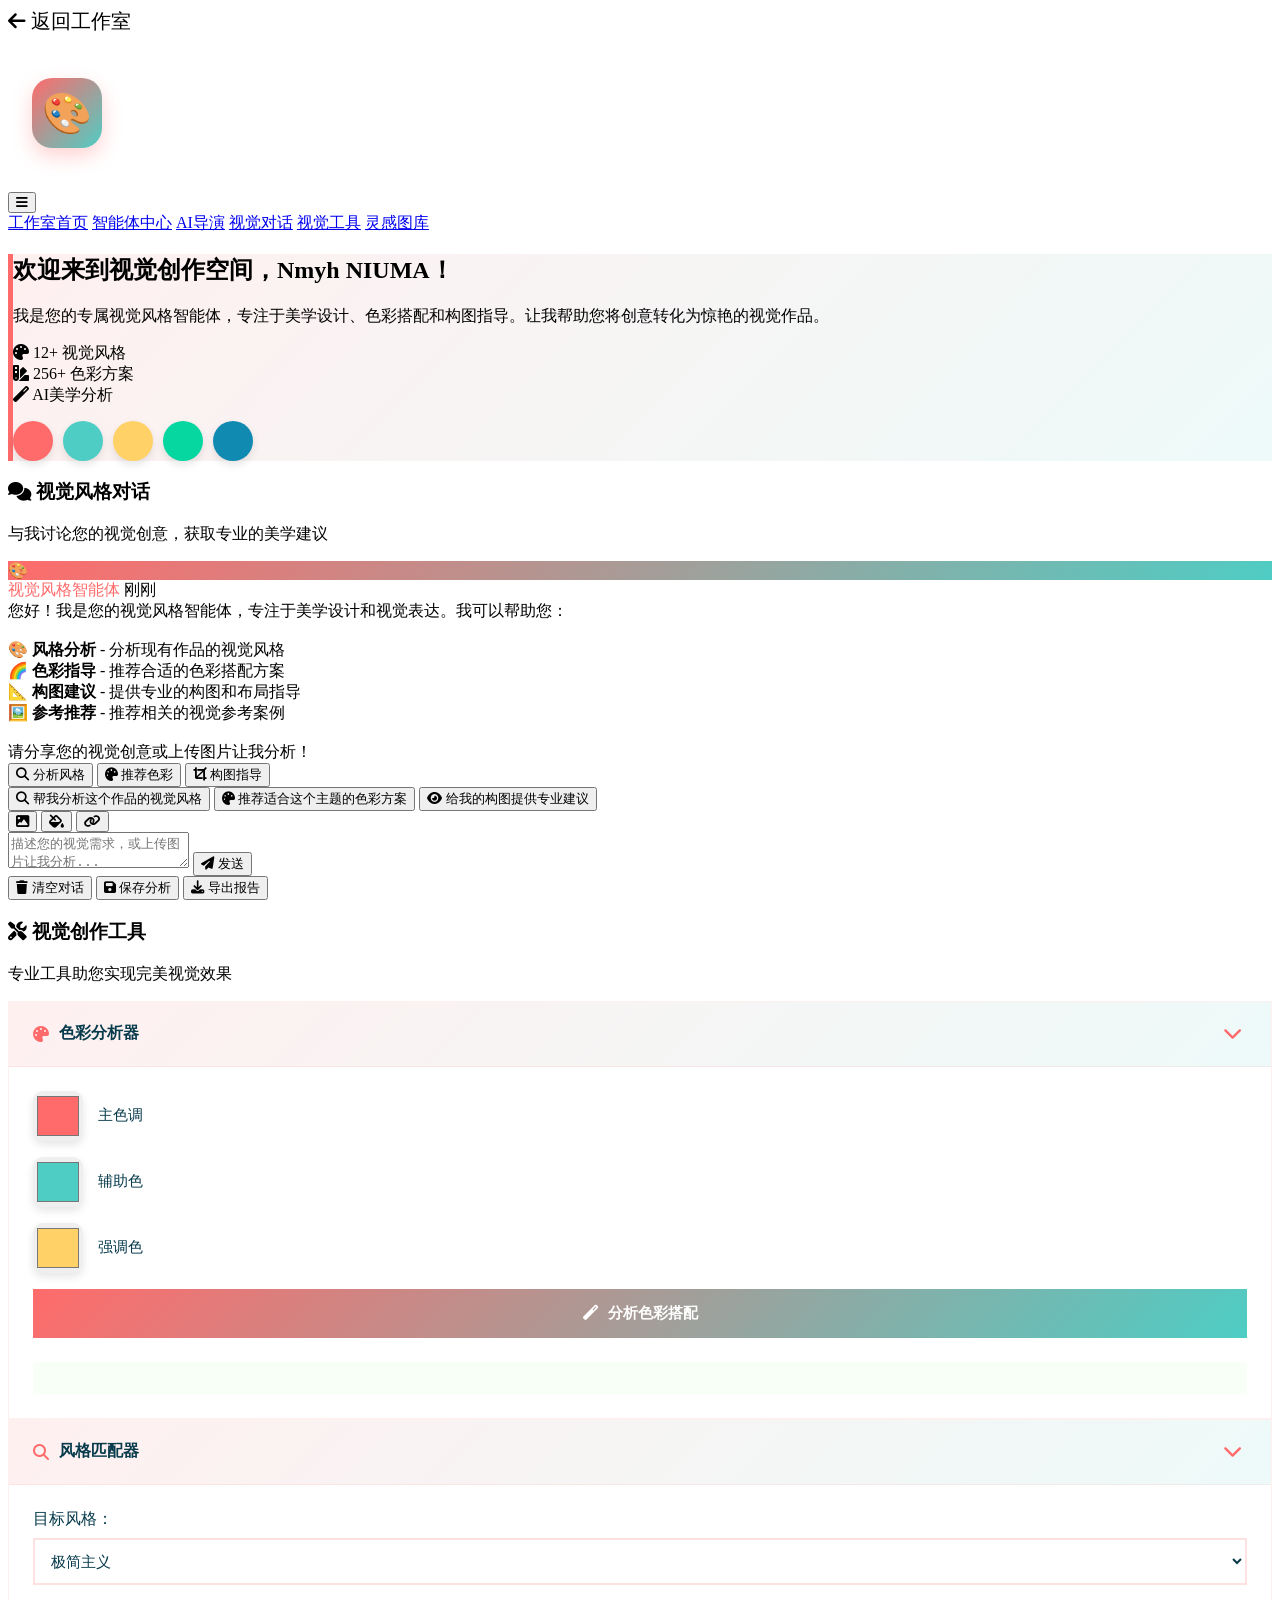
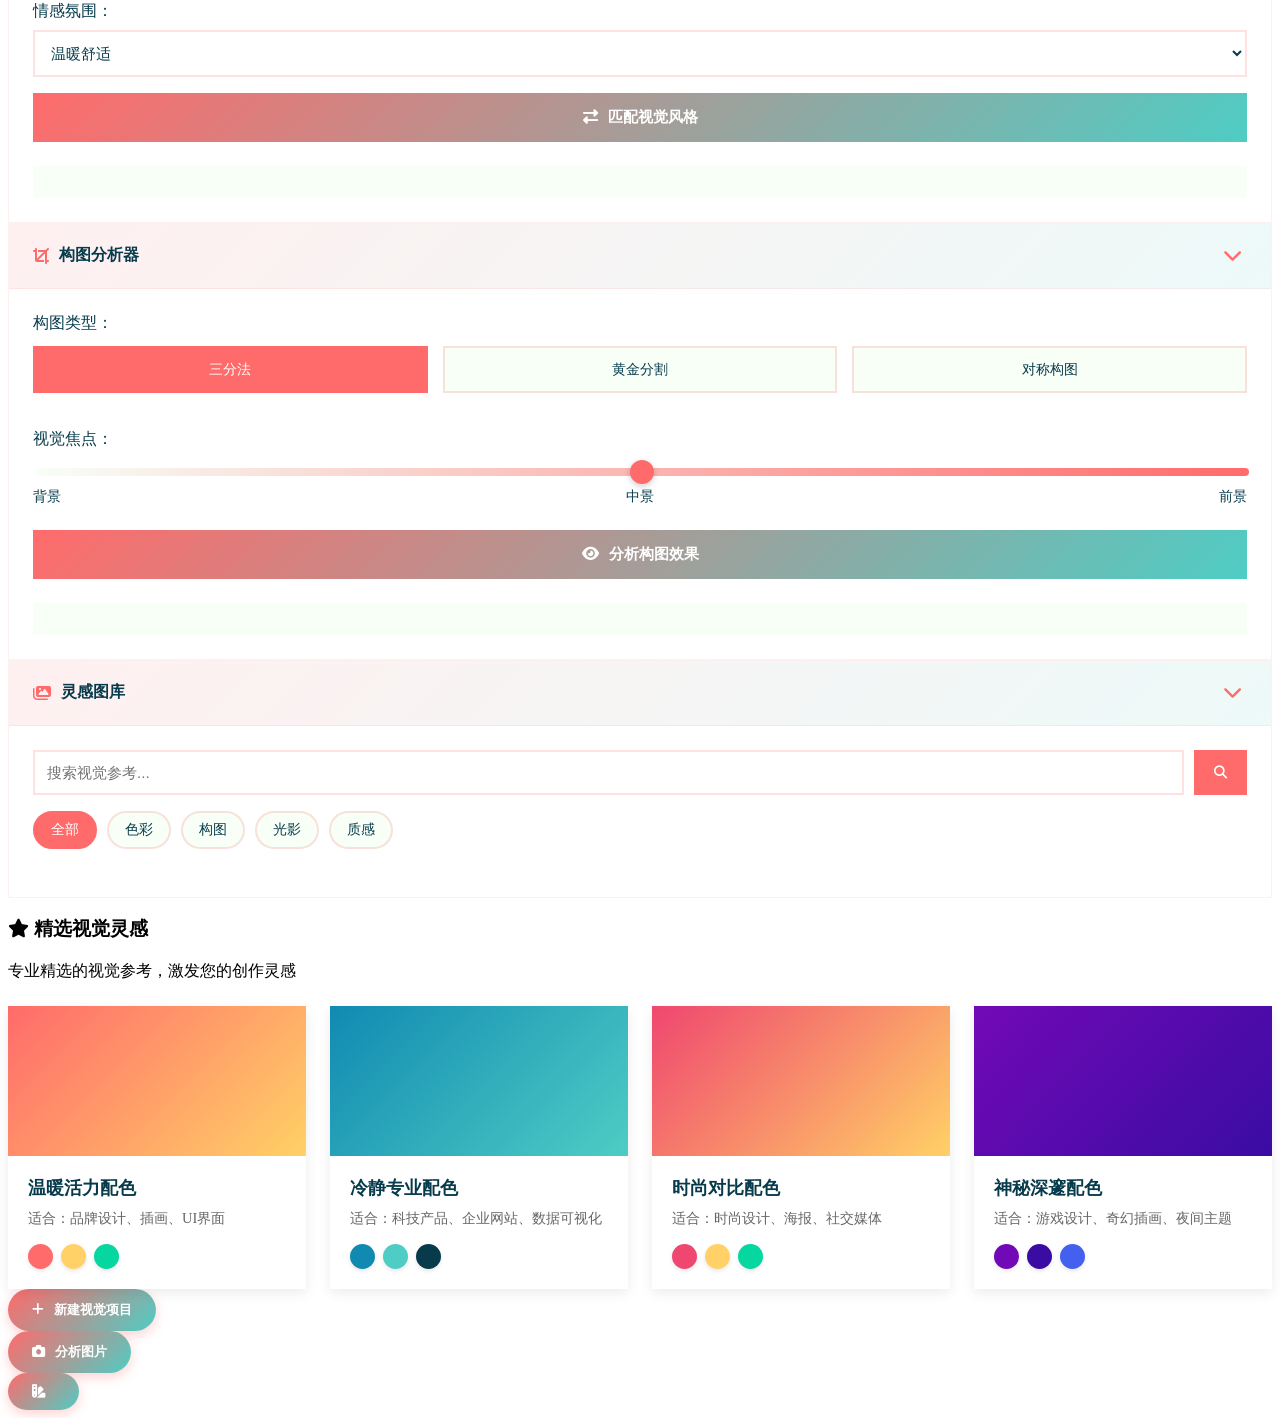
<file: agents/visual/index.html>
<!DOCTYPE html>
<html lang="zh-CN">
<head>
    <meta charset="UTF-8">
    <meta name="viewport" content="width=device-width, initial-scale=1.0">
    <title>🎨 视觉风格智能体 - AI导演工作室</title>
    <link rel="stylesheet" href="../agents.css">
    <link rel="stylesheet" href="visual.css">
    <link rel="stylesheet" href="https://cdnjs.cloudflare.com/ajax/libs/font-awesome/6.4.0/css/all.min.css">
    <link href="https://fonts.googleapis.com/css2?family=Inter:wght@300;400;500;600;700&family=Playfair+Display:wght@400;500;600&display=swap" rel="stylesheet">
</head>
<body>
    <!-- 导航栏 -->
    <nav class="navbar">
        <div class="nav-container">
            <div class="nav-brand">
                <a href="../../index.html" class="back-link">
                    <i class="fas fa-arrow-left"></i>
                    <span>返回工作室</span>
                </a>
                <div class="agent-header">
                    <div class="agent-avatar visual-avatar">🎨</div>
                    <div>
                        <h1>视觉风格智能体</h1>
                        <p class="agent-tagline">美学指导 · 色彩专家 · 构图大师</p>
                    </div>
                </div>
            </div>
            <button class="nav-toggle" id="navToggle">
                <i class="fas fa-bars"></i>
            </button>
            <div class="nav-menu">
                <a href="../../index.html">工作室首页</a>
                <a href="../index.html">智能体中心</a>
                <a href="../director/index.html">AI导演</a>
                <a href="#chat" class="active">视觉对话</a>
                <a href="#tools">视觉工具</a>
                <a href="#gallery">灵感图库</a>
            </div>
        </div>
    </nav>

    <!-- 主内容 -->
    <main class="agent-container">
        <!-- 欢迎区域 -->
        <section class="welcome-section">
            <div class="welcome-card visual-welcome">
                <div class="welcome-content">
                    <h2>欢迎来到视觉创作空间，Nmyh NIUMA！</h2>
                    <p>我是您的专属视觉风格智能体，专注于美学设计、色彩搭配和构图指导。让我帮助您将创意转化为惊艳的视觉作品。</p>
                    <div class="welcome-stats">
                        <div class="stat">
                            <i class="fas fa-palette"></i>
                            <span>12+ 视觉风格</span>
                        </div>
                        <div class="stat">
                            <i class="fas fa-swatchbook"></i>
                            <span>256+ 色彩方案</span>
                        </div>
                        <div class="stat">
                            <i class="fas fa-magic"></i>
                            <span>AI美学分析</span>
                        </div>
                    </div>
                </div>
                <div class="welcome-image">
                    <div class="color-preview">
                        <div class="color-circle" style="background-color: #FF6B6B;"></div>
                        <div class="color-circle" style="background-color: #4ECDC4;"></div>
                        <div class="color-circle" style="background-color: #FFD166;"></div>
                        <div class="color-circle" style="background-color: #06D6A0;"></div>
                        <div class="color-circle" style="background-color: #118AB2;"></div>
                    </div>
                </div>
            </div>
        </section>

        <!-- 两栏布局 -->
        <div class="two-column-layout">
            <!-- 左侧：视觉对话 -->
            <section class="chat-section" id="chat">
                <div class="section-header">
                    <h3><i class="fas fa-comments"></i> 视觉风格对话</h3>
                    <p>与我讨论您的视觉创意，获取专业的美学建议</p>
                </div>
                
                <div class="chat-container">
                    <!-- 聊天消息区域 -->
                    <div class="chat-messages" id="chatMessages">
                        <!-- 欢迎消息 -->
                        <div class="message agent">
                            <div class="message-avatar">🎨</div>
                            <div class="message-content">
                                <div class="message-header">
                                    <span class="message-sender">视觉风格智能体</span>
                                    <span class="message-time">刚刚</span>
                                </div>
                                <div class="message-text">
                                    您好！我是您的视觉风格智能体，专注于美学设计和视觉表达。我可以帮助您：
                                    <br><br>
                                    🎨 <strong>风格分析</strong> - 分析现有作品的视觉风格
                                    <br>
                                    🌈 <strong>色彩指导</strong> - 推荐合适的色彩搭配方案
                                    <br>
                                    📐 <strong>构图建议</strong> - 提供专业的构图和布局指导
                                    <br>
                                    🖼️ <strong>参考推荐</strong> - 推荐相关的视觉参考案例
                                    <br><br>
                                    请分享您的视觉创意或上传图片让我分析！
                                </div>
                                <div class="message-actions">
                                    <button class="action-btn" data-action="analyze-style">
                                        <i class="fas fa-search"></i> 分析风格
                                    </button>
                                    <button class="action-btn" data-action="suggest-colors">
                                        <i class="fas fa-palette"></i> 推荐色彩
                                    </button>
                                    <button class="action-btn" data-action="composition-help">
                                        <i class="fas fa-crop"></i> 构图指导
                                    </button>
                                </div>
                            </div>
                        </div>
                    </div>
                    
                    <!-- 快速提示 -->
                    <div class="quick-prompts">
                        <button class="prompt-btn" data-prompt="style-analysis">
                            <i class="fas fa-search"></i> 帮我分析这个作品的视觉风格
                        </button>
                        <button class="prompt-btn" data-prompt="color-scheme">
                            <i class="fas fa-palette"></i> 推荐适合这个主题的色彩方案
                        </button>
                        <button class="prompt-btn" data-prompt="composition-feedback">
                            <i class="fas fa-eye"></i> 给我的构图提供专业建议
                        </button>
                    </div>
                    
                    <!-- 消息输入区域 -->
                    <div class="message-input-area">
                        <div class="input-tools">
                            <button class="tool-btn" title="上传图片">
                                <i class="fas fa-image"></i>
                            </button>
                            <button class="tool-btn" title="选择颜色">
                                <i class="fas fa-fill-drip"></i>
                            </button>
                            <button class="tool-btn" title="添加参考">
                                <i class="fas fa-link"></i>
                            </button>
                        </div>
                        <textarea 
                            id="messageInput" 
                            placeholder="描述您的视觉需求，或上传图片让我分析..." 
                            rows="2"></textarea>
                        <button id="sendMessage" class="send-btn">
                            <i class="fas fa-paper-plane"></i> 发送
                        </button>
                    </div>
                    
                    <!-- 聊天控制 -->
                    <div class="chat-controls">
                        <button id="clearChat" class="control-btn">
                            <i class="fas fa-trash"></i> 清空对话
                        </button>
                        <button id="saveVisual" class="control-btn">
                            <i class="fas fa-save"></i> 保存分析
                        </button>
                        <button id="exportAnalysis" class="control-btn">
                            <i class="fas fa-download"></i> 导出报告
                        </button>
                    </div>
                </div>
            </section>

            <!-- 右侧：视觉工具 -->
            <section class="tools-section" id="tools">
                <div class="section-header">
                    <h3><i class="fas fa-tools"></i> 视觉创作工具</h3>
                    <p>专业工具助您实现完美视觉效果</p>
                </div>
                
                <!-- 工具折叠区域 -->
                <div class="tools-grid">
                    <!-- 色彩分析工具 -->
                    <div class="tool-card">
                        <div class="tool-header">
                            <h4><i class="fas fa-palette"></i> 色彩分析器</h4>
                            <button class="tool-toggle">
                                <i class="fas fa-chevron-down"></i>
                            </button>
                        </div>
                        <div class="tool-body">
                            <div class="color-input">
                                <input type="color" id="primaryColor" value="#FF6B6B">
                                <label for="primaryColor">主色调</label>
                            </div>
                            <div class="color-input">
                                <input type="color" id="secondaryColor" value="#4ECDC4">
                                <label for="secondaryColor">辅助色</label>
                            </div>
                            <div class="color-input">
                                <input type="color" id="accentColor" value="#FFD166">
                                <label for="accentColor">强调色</label>
                            </div>
                            <button id="analyzeColors" class="tool-action-btn">
                                <i class="fas fa-magic"></i> 分析色彩搭配
                            </button>
                            <div class="color-palette-preview" id="colorPalette">
                                <!-- 动态生成色彩方案 -->
                            </div>
                        </div>
                    </div>
                    
                    <!-- 风格匹配工具 -->
                    <div class="tool-card">
                        <div class="tool-header">
                            <h4><i class="fas fa-search"></i> 风格匹配器</h4>
                            <button class="tool-toggle">
                                <i class="fas fa-chevron-down"></i>
                            </button>
                        </div>
                        <div class="tool-body">
                            <div class="style-select">
                                <label for="targetStyle">目标风格：</label>
                                <select id="targetStyle">
                                    <option value="minimalist">极简主义</option>
                                    <option value="vintage">复古风格</option>
                                    <option value="cyberpunk">赛博朋克</option>
                                    <option value="fantasy">奇幻风格</option>
                                    <option value="realistic">写实主义</option>
                                    <option value="anime">动漫风格</option>
                                </select>
                            </div>
                            <div class="style-select">
                                <label for="mood">情感氛围：</label>
                                <select id="mood">
                                    <option value="warm">温暖舒适</option>
                                    <option value="cool">冷静专业</option>
                                    <option value="energetic">活力四射</option>
                                    <option value="mysterious">神秘莫测</option>
                                    <option value="romantic">浪漫唯美</option>
                                </select>
                            </div>
                            <button id="matchStyle" class="tool-action-btn">
                                <i class="fas fa-exchange-alt"></i> 匹配视觉风格
                            </button>
                            <div class="style-recommendations" id="styleRecs">
                                <!-- 动态生成风格推荐 -->
                            </div>
                        </div>
                    </div>
                    
                    <!-- 构图分析工具 -->
                    <div class="tool-card">
                        <div class="tool-header">
                            <h4><i class="fas fa-crop"></i> 构图分析器</h4>
                            <button class="tool-toggle">
                                <i class="fas fa-chevron-down"></i>
                            </button>
                        </div>
                        <div class="tool-body">
                            <div class="composition-type">
                                <label>构图类型：</label>
                                <div class="composition-options">
                                    <label class="composition-option">
                                        <input type="radio" name="composition" value="rule-of-thirds" checked>
                                        <span>三分法</span>
                                    </label>
                                    <label class="composition-option">
                                        <input type="radio" name="composition" value="golden-ratio">
                                        <span>黄金分割</span>
                                    </label>
                                    <label class="composition-option">
                                        <input type="radio" name="composition" value="symmetry">
                                        <span>对称构图</span>
                                    </label>
                                </div>
                            </div>
                            <div class="composition-guide">
                                <label>视觉焦点：</label>
                                <input type="range" id="focusPoint" min="1" max="5" value="3">
                                <div class="focus-labels">
                                    <span>背景</span>
                                    <span>中景</span>
                                    <span>前景</span>
                                </div>
                            </div>
                            <button id="analyzeComposition" class="tool-action-btn">
                                <i class="fas fa-eye"></i> 分析构图效果
                            </button>
                            <div class="composition-feedback" id="compositionFeedback">
                                <!-- 动态生成构图反馈 -->
                            </div>
                        </div>
                    </div>
                    
                    <!-- 参考图库工具 -->
                    <div class="tool-card">
                        <div class="tool-header">
                            <h4><i class="fas fa-images"></i> 灵感图库</h4>
                            <button class="tool-toggle">
                                <i class="fas fa-chevron-down"></i>
                            </button>
                        </div>
                        <div class="tool-body">
                            <div class="gallery-search">
                                <input type="text" id="gallerySearch" placeholder="搜索视觉参考...">
                                <button id="searchGallery">
                                    <i class="fas fa-search"></i>
                                </button>
                            </div>
                            <div class="gallery-categories">
                                <button class="category-btn active" data-category="all">全部</button>
                                <button class="category-btn" data-category="color">色彩</button>
                                <button class="category-btn" data-category="composition">构图</button>
                                <button class="category-btn" data-category="lighting">光影</button>
                                <button class="category-btn" data-category="texture">质感</button>
                            </div>
                            <div class="gallery-grid" id="galleryGrid">
                                <!-- 动态生成图库预览 -->
                            </div>
                        </div>
                    </div>
                </div>
            </section>
        </div>

        <!-- 灵感图库 -->
        <section class="gallery-section" id="gallery">
            <div class="section-header">
                <h3><i class="fas fa-star"></i> 精选视觉灵感</h3>
                <p>专业精选的视觉参考，激发您的创作灵感</p>
            </div>
            
            <div class="inspiration-grid">
                <div class="inspiration-card">
                    <div class="inspiration-preview" style="background: linear-gradient(135deg, #FF6B6B, #FFD166);"></div>
                    <div class="inspiration-info">
                        <h5>温暖活力配色</h5>
                        <p>适合：品牌设计、插画、UI界面</p>
                        <div class="inspiration-colors">
                            <span style="background-color: #FF6B6B;"></span>
                            <span style="background-color: #FFD166;"></span>
                            <span style="background-color: #06D6A0;"></span>
                        </div>
                    </div>
                </div>
                
                <div class="inspiration-card">
                    <div class="inspiration-preview" style="background: linear-gradient(135deg, #118AB2, #4ECDC4);"></div>
                    <div class="inspiration-info">
                        <h5>冷静专业配色</h5>
                        <p>适合：科技产品、企业网站、数据可视化</p>
                        <div class="inspiration-colors">
                            <span style="background-color: #118AB2;"></span>
                            <span style="background-color: #4ECDC4;"></span>
                            <span style="background-color: #073B4C;"></span>
                        </div>
                    </div>
                </div>
                
                <div class="inspiration-card">
                    <div class="inspiration-preview" style="background: linear-gradient(135deg, #EF476F, #FFD166);"></div>
                    <div class="inspiration-info">
                        <h5>时尚对比配色</h5>
                        <p>适合：时尚设计、海报、社交媒体</p>
                        <div class="inspiration-colors">
                            <span style="background-color: #EF476F;"></span>
                            <span style="background-color: #FFD166;"></span>
                            <span style="background-color: #06D6A0;"></span>
                        </div>
                    </div>
                </div>
                
                <div class="inspiration-card">
                    <div class="inspiration-preview" style="background: linear-gradient(135deg, #7209B7, #3A0CA3);"></div>
                    <div class="inspiration-info">
                        <h5>神秘深邃配色</h5>
                        <p>适合：游戏设计、奇幻插画、夜间主题</p>
                        <div class="inspiration-colors">
                            <span style="background-color: #7209B7;"></span>
                            <span style="background-color: #3A0CA3;"></span>
                            <span style="background-color: #4361EE;"></span>
                        </div>
                    </div>
                </div>
            </div>
        </section>
    </main>

    <!-- 快速动作栏 -->
    <div class="quick-actions-bar">
        <button id="newVisualProject" class="quick-action">
            <i class="fas fa-plus"></i>
            <span>新建视觉项目</span>
        </button>
        <button id="analyzeImage" class="quick-action">
            <i class="fas fa-camera"></i>
            <span>分析图片</span>
        </button>
        <button id="generatePalette" class="quick-action">
            <i class="fas fa-swatchbook"></i>
            <span></body></html>
<script src="visual.js"></script>
</file>
<file: styles.css>
/* AI导演工作室 - 主样式文件 */

:root {
    /* 品牌色彩 */
    --primary: #6366f1;
    --primary-dark: #4f46e5;
    --secondary: #8b5cf6;
    --accent: #ec4899;
    
    /* 中性色 */
    --text: #1f2937;
    --text-light: #6b7280;
    --bg: #ffffff;
    --bg-light: #f9fafb;
    --bg-dark: #111827;
    
    /* 功能色 */
    --success: #10b981;
    --warning: #f59e0b;
    --error: #ef4444;
    --info: #3b82f6;
    
    /* 阴影 */
    --shadow-sm: 0 1px 2px 0 rgba(0, 0, 0, 0.05);
    --shadow: 0 4px 6px -1px rgba(0, 0, 0, 0.1);
    --shadow-md: 0 10px 15px -3px rgba(0, 0, 0, 0.1);
    --shadow-lg: 0 20px 25px -5px rgba(0, 0, 0, 0.1);
    
    /* 圆角 */
    --radius-sm: 0.375rem;
    --radius: 0.5rem;
    --radius-md: 0.75rem;
    --radius-lg: 1rem;
    --radius-full: 9999px;
    
    /* 间距 */
    --space-xs: 0.5rem;
    --space-sm: 1rem;
    --space: 1.5rem;
    --space-md: 2rem;
    --space-lg: 3rem;
    --space-xl: 4rem;
}

/* 基础重置 */
* {
    margin: 0;
    padding: 0;
    box-sizing: border-box;
}

html {
    scroll-behavior: smooth;
}

body {
    font-family: 'Inter', 'Noto Sans SC', -apple-system, BlinkMacSystemFont, sans-serif;
    color: var(--text);
    background: var(--bg);
    line-height: 1.6;
    overflow-x: hidden;
}

.container {
    max-width: 1200px;
    margin: 0 auto;
    padding: 0 var(--space);
}

/* 排版 */
h1, h2, h3, h4 {
    font-weight: 700;
    line-height: 1.2;
    margin-bottom: var(--space-sm);
}

h1 { font-size: 3rem; }
h2 { font-size: 2.5rem; }
h3 { font-size: 1.75rem; }
h4 { font-size: 1.25rem; }

p {
    margin-bottom: var(--space-sm);
}

.highlight {
    color: var(--primary);
    font-weight: 600;
}

/* 按钮 */
.btn {
    display: inline-flex;
    align-items: center;
    justify-content: center;
    padding: 0.75rem 1.5rem;
    border-radius: var(--radius);
    font-weight: 600;
    text-decoration: none;
    border: none;
    cursor: pointer;
    transition: all 0.2s ease;
    gap: 0.5rem;
}

.btn-primary {
    background: var(--primary);
    color: white;
}

.btn-primary:hover {
    background: var(--primary-dark);
    transform: translateY(-2px);
    box-shadow: var(--shadow-md);
}

.btn-secondary {
    background: var(--bg-light);
    color: var(--text);
    border: 1px solid #e5e7eb;
}

.btn-secondary:hover {
    background: #f3f4f6;
    transform: translateY(-2px);
}

.btn-sm {
    padding: 0.5rem 1rem;
    font-size: 0.875rem;
}

/* 导航栏 */
.navbar {
    position: fixed;
    top: 0;
    left: 0;
    right: 0;
    background: rgba(255, 255, 255, 0.95);
    backdrop-filter: blur(10px);
    border-bottom: 1px solid #f3f4f6;
    z-index: 1000;
    padding: 1rem 0;
}

.navbar .container {
    display: flex;
    justify-content: space-between;
    align-items: center;
}

.nav-brand {
    display: flex;
    align-items: center;
    gap: 0.75rem;
}

.nav-brand .logo {
    font-size: 1.5rem;
}

.nav-brand h1 {
    font-size: 1.25rem;
    margin: 0;
}

.nav-menu {
    display: flex;
    list-style: none;
    gap: 2rem;
}

.nav-menu a {
    text-decoration: none;
    color: var(--text);
    font-weight: 500;
    padding: 0.5rem 0;
    position: relative;
    transition: color 0.2s ease;
}

.nav-menu a:hover,
.nav-menu a.active {
    color: var(--primary);
}

.nav-menu a.active::after {
    content: '';
    position: absolute;
    bottom: 0;
    left: 0;
    right: 0;
    height: 2px;
    background: var(--primary);
    border-radius: var(--radius-full);
}

.nav-toggle {
    display: none;
    background: none;
    border: none;
    font-size: 1.5rem;
    color: var(--text);
    cursor: pointer;
}

/* 私人徽章 */
.private-badge {
    display: inline-flex;
    align-items: center;
    gap: 0.5rem;
    background: rgba(255, 255, 255, 0.1);
    padding: 0.5rem 1rem;
    border-radius: var(--radius-full);
    margin-bottom: var(--space);
    border: 1px solid rgba(255, 255, 255, 0.2);
}

.badge-icon {
    font-size: 1rem;
}

.badge-text {
    font-size: 0.875rem;
    font-weight: 500;
}

/* 系统状态 */
.system-status {
    display: flex;
    flex-direction: column;
    gap: 0.75rem;
    margin: var(--space) 0;
    background: rgba(255, 255, 255, 0.05);
    padding: var(--space);
    border-radius: var(--radius);
    border: 1px solid rgba(255, 255, 255, 0.1);
}

.status-item {
    display: flex;
    align-items: center;
    gap: 0.75rem;
}

.status-icon {
    font-size: 1.25rem;
    opacity: 0.9;
}

.status-text {
    font-size: 0.95rem;
    opacity: 0.9;
}

/* 英雄区域 */
.hero {
    padding: 8rem 0 4rem;
    background: linear-gradient(135deg, #6366f1 0%, #8b5cf6 100%);
    color: white;
    position: relative;
    overflow: hidden;
}

.hero::before {
    content: '';
    position: absolute;
    top: 0;
    left: 0;
    right: 0;
    bottom: 0;
    background: url('data:image/svg+xml,<svg xmlns="http://www.w3.org/2000/svg" viewBox="0 0 100 100" preserveAspectRatio="none"><path d="M0,0 L100,0 L100,100 Z" fill="rgba(255,255,255,0.1)"/></svg>');
    background-size: cover;
}

.hero .container {
    position: relative;
    z-index: 1;
    display: grid;
    grid-template-columns: 1fr 1fr;
    gap: var(--space-xl);
    align-items: center;
}

.hero-title {
    font-size: 3.5rem;
    margin-bottom: var(--space);
}

.hero-subtitle {
    font-size: 1.5rem;
    opacity: 0.9;
    margin-bottom: var(--space);
}

.hero-description {
    font-size: 1.125rem;
    opacity: 0.8;
    margin-bottom: var(--space-lg);
}

.hero-actions {
    display: flex;
    gap: var(--space);
}

.visual-card {
    background: rgba(255, 255, 255, 0.1);
    backdrop-filter: blur(10px);
    border-radius: var(--radius-lg);
    padding: var(--space);
    border: 1px solid rgba(255, 255, 255, 0.2);
}

.card-header {
    display: flex;
    align-items: center;
    gap: var(--space-sm);
    margin-bottom: var(--space);
}

.card-icon {
    font-size: 2rem;
}

.agent-status {
    display: flex;
    flex-direction: column;
    gap: 0.75rem;
}

.agent-item {
    display: flex;
    align-items: center;
    gap: 0.75rem;
    padding: 0.75rem;
    background: rgba(255, 255, 255, 0.05);
    border-radius: var(--radius);
}

.agent-icon {
    font-size: 1.25rem;
}

.status-dot {
    width: 8px;
    height: 8px;
    border-radius: 50%;
    background: #6b7280;
    margin-left: auto;
}

.status-dot.active {
    background: var(--success);
    box-shadow: 0 0 0 3px rgba(16, 185, 129, 0.2);
}

/* 通用区域样式 */
.section {
    padding: var(--space-xl) 0;
}

.section-title {
    text-align: center;
    margin-bottom: var(--space-sm);
}

.section-subtitle {
    text-align: center;
    color: var(--text-light);
    margin-bottom: var(--space-xl);
    font-size: 1.125rem;
}

/* 功能网格 */
.features-grid {
    display: grid;
    grid-template-columns: repeat(auto-fit, minmax(250px, 1fr));
    gap: var(--space);
}

.feature-card {
    background: var(--bg-light);
    padding: var(--space);
    border-radius: var(--radius-lg);
    text-align: center;
    transition: transform 0.3s ease, box-shadow 0.3s ease;
}

.feature-card:hover {
    transform: translateY(-4px);
    box-shadow: var(--shadow-lg);
}

.feature-icon {
    font-size: 3rem;
    margin-bottom: var(--space);
}

/* 作品网格 */
.works-grid {
    display: grid;
    grid-template-columns: repeat(auto-fit, minmax(300px, 1fr));
    gap: var(--space);
}

.work-card {
    background: var(--bg);
    border-radius: var(--radius-lg);
    overflow: hidden;
    box-shadow: var(--shadow);
    transition: transform 0.3s ease;
}

.work-card:hover {
    transform: translateY(-4px);
}

.work-image {
    height: 200px;
    position: relative;
    display: flex;
    align-items: center;
    justify-content: center;
}

.work-type {
    position: absolute;
    top: var(--space);
    right: var(--space);
    background: rgba(255, 255, 255, 0.9);
    padding: 0.25rem 0.75rem;
    border-radius: var(--radius-full);
    font-size: 0.875rem;
    font-weight: 600;
}

.work-content {
    padding: var(--space);
}

.work-tags {
    display: flex;
    gap: 0.5rem;
    margin-top: var(--space);
}

.tag {
    background: var(--bg-light);
    padding: 0.25rem 0.75rem;
    border-radius: var(--radius-full);
    font-size: 0.875rem;
    color: var(--text-light);
}

/* 智能体网格 */
.agents-grid {
    display: grid;
    grid-template-columns: repeat(auto-fit, minmax(300px, 1fr));
    gap: var(--space);
}

.agent-card {
    background: var(--bg-light);
    padding: var(--space);
    border-radius: var(--radius-lg);
}

.agent-header {
    display: flex;
    align-items: center;
    gap: var(--space);
    margin-bottom: var(--space);
}

.agent-avatar {
    font-size: 2.5rem;
}

.agent-role {
    color: var(--text-light);
    font-size: 0.875rem;
}

.agent-stats {
    display: flex;
    gap: var(--space);
    margin-top: var(--space);
}

.stat {
    text-align: center;
    flex: 1;
}

.stat-value {
    display: block;
    font-size: 1.5rem;
    font-weight: 700;
    color: var(--primary);
}

.stat-label {
    font-size: 0.875rem;
    color: var(--text-light);
}

.agent-link {
    display: inline-flex;
    align-items: center;
    justify-content: center;
    gap: 0.5rem;
    margin-top: var(--space);
    padding: 0.75rem 1.5rem;
    background: var(--primary);
    color: white;
    text-decoration: none;
    border-radius: var(--radius);
    font-weight: 600;
    transition: all 0.3s ease;
    width: 100%;
    text-align: center;
}

.agent-link:hover {
    background: var(--primary-dark);
    transform: translateY(-2px);
    box-shadow: var(--shadow-md);
}

.agent-link i {
    font-size: 0.875rem;
}

/* 创作工具 */
.tools-container {
    display: grid;
    grid-template-columns: 1fr 1fr;
    gap: var(--space);
    background: var(--bg-light);
    border-radius: var(--radius-lg);
    overflow: hidden;
}

.tool-editor, .tool-preview {
    background: var(--bg);
}

.editor-header, .preview-header {
    padding: var(--space);
    border-bottom: 1px solid #e5e7eb;
    display: flex;
    justify-content: space-between;
    align-items: center;
}

.editor-body, .preview-body {
    padding: var(--space);
    height: 400px;
}

#scriptEditor {
    width: 100%;
    height: 100%;
    border: none;
    background: transparent;
    font-family: 'Monaco', 'Courier New', monospace;
    font-size: 14px;
    line-height: 1.6;
    resize: none;
    outline: none;
}

.preview-content {
    height: 100%;
    overflow-y: auto;
}

.preview-action {
    margin-top: var(--space);
}

/* 关于我们 */
.about-content {
    display: grid;
    grid-template-columns: 2fr 1fr;
    gap: var(--space-xl);
}

.about-stats {
    display: grid;
    grid-template-columns: 1fr 1fr;
    gap: var(--space);
}

.stat-card {
    background: var(--bg-light);
    padding: var(--space);
    border-radius: var(--radius-lg);
    text-align: center;
}

.stat-number {
    font-size: 2rem;
    font-weight: 700;
    color: var(--primary);
    margin-bottom: 0.5rem;
}

.contact-links {
    display: flex;
    gap: var(--space);
    margin-top: var(--space);
}

.contact-link {
    display: inline-flex;
    align-items: center;
    gap: 0.5rem;
    color: var(--primary);
    text-decoration: none;
    font-weight: 500;
}

/* 页脚 */
.footer {
    background: var(--bg-dark);
    color: white;
    padding: var(--space-xl) 0;
}

.footer-content {
    display: grid;
    grid-template-columns: 1fr 2fr;
    gap: var(--space-xl);
    margin-bottom: var(--space-xl);
}

.footer-brand .logo {
    font-size: 2rem;
}

.footer-links {
    display: grid;
    grid-template-columns: repeat(3, 1fr);
    gap: var(--space);
}

.link-group h4 {
    color: white;
    margin-bottom: var(--space);
}

.link-group a {
    display: block;
    color: #9ca3af;
    text-decoration: none;
    margin-bottom: 0.5rem;
    transition: color 0.2s ease;
}

.link-group a:hover {
    color: white;
}

.footer-bottom {
    text-align: center;
    padding-top: var(--space);
    border-top: 1px solid #374151;
    color: #9ca3af;
    font-size: 0.875rem;
}

/* 响应式设计 */
@media (max-width: 768px) {
    .container {
        padding: 0 var(--space-sm);
    }
    
    h1 { font-size: 2.5rem; }
    h2 { font-size: 2rem; }
    h3 { font-size: 1.5rem; }
    
    .nav-menu {
        display: none;
    }
    
    .nav-toggle {
        display: block;
    }
    
    .hero .container {
        grid-template-columns: 1fr;
        text-align: center;
    }
    
    .hero-actions {
        justify-content: center;
    }
    
    .tools-container {
        grid-template-columns: 1fr;
    }
    
    .about-content {
        grid-template-columns: 1fr;
    }
    
    .footer-content {
        grid-template-columns: 1fr;
    }
    
    .footer-links {
        grid-template-columns: 1fr;
    }
}

/* 动画 */
@keyframes fadeIn {
    from {
        opacity: 0;
        transform: translateY(20px);
    }
    to {
        opacity: 1;
        transform: translateY(0);
    }
}

.fade-in {
    animation: fadeIn 0.6s ease forwards;
}

/* 滚动条样式 */
::-webkit-scrollbar {
    width: 8px;
}

::-webkit-scrollbar-track {
    background: #f1f1f1;
}

::-webkit-scrollbar-thumb {
    background: #c1c1c1;
    border-radius: 4px;
}

::-webkit-scrollbar-thumb:hover {
    background: #a1a1a1;
}

/* ============================================
   API集成样式
   ============================================ */

.api-control {
    background: linear-gradient(135deg, #667eea 0%, #764ba2 100%);
    color: white;
    padding: var(--space-xl) 0;
}

.api-header {
    text-align: center;
    margin-bottom: var(--space-lg);
}

.api-header h2 {
    font-size: 2.5rem;
    margin-bottom: var(--space-sm);
    display: flex;
    align-items: center;
    justify-content: center;
    gap: var(--space-sm);
}

.api-subtitle {
    font-size: 1.125rem;
    opacity: 0.9;
    max-width: 600px;
    margin: 0 auto;
}

.api-panel {
    background: rgba(255, 255, 255, 0.1);
    backdrop-filter: blur(10px);
    border-radius: var(--radius-lg);
    padding: var(--space-lg);
    max-width: 1000px;
    margin: 0 auto;
    border: 1px solid rgba(255, 255, 255, 0.2);
}

.api-section {
    margin-bottom: var(--space-lg);
    padding-bottom: var(--space-lg);
    border-bottom: 1px solid rgba(255, 255, 255, 0.1);
}

.api-section:last-child {
    margin-bottom: 0;
    padding-bottom: 0;
    border-bottom: none;
}

.api-section h3 {
    font-size: 1.5rem;
    margin-bottom: var(--space);
    display: flex;
    align-items: center;
    gap: var(--space-sm);
}

.api-key-form {
    display: flex;
    gap: var(--space-sm);
    margin-bottom: var(--space);
    flex-wrap: wrap;
}

.api-input {
    flex: 1;
    min-width: 300px;
    padding: var(--space-sm);
    border: 2px solid rgba(255, 255, 255, 0.3);
    border-radius: var(--radius);
    background: rgba(255, 255, 255, 0.1);
    color: white;
    font-size: 1rem;
    transition: all 0.3s ease;
}

.api-input:focus {
    outline: none;
    border-color: white;
    background: rgba(255, 255, 255, 0.2);
}

.api-input::placeholder {
    color: rgba(255, 255, 255, 0.6);
}

.api-status {
    display: flex;
    align-items: center;
    gap: var(--space-sm);
    padding: var(--space-sm);
    background: rgba(255, 255, 255, 0.1);
    border-radius: var(--radius);
    font-size: 0.95rem;
}

.status-icon {
    font-size: 1.2rem;
}

.agent-selector {
    display: flex;
    gap: var(--space-sm);
    flex-wrap: wrap;
}

.agent-option {
    flex: 1;
    min-width: 150px;
    padding: var(--space);
    background: rgba(255, 255, 255, 0.1);
    border: 2px solid rgba(255, 255, 255, 0.2);
    border-radius: var(--radius);
    cursor: pointer;
    transition: all 0.3s ease;
    text-align: center;
    display: flex;
    flex-direction: column;
    align-items: center;
    gap: var(--space-sm);
}

.agent-option:hover {
    background: rgba(255, 255, 255, 0.2);
    border-color: rgba(255, 255, 255, 0.4);
}

.agent-option.active {
    background: rgba(255, 255, 255, 0.3);
    border-color: white;
    transform: translateY(-2px);
    box-shadow: var(--shadow-md);
}

.agent-icon {
    font-size: 2rem;
}

.chat-container {
    background: rgba(255, 255, 255, 0.05);
    border-radius: var(--radius-lg);
    overflow: hidden;
}

.chat-messages {
    height: 400px;
    overflow-y: auto;
    padding: var(--space);
    background: rgba(0, 0, 0, 0.2);
}

.message {
    display: flex;
    gap: var(--space);
    margin-bottom: var(--space);
    padding: var(--space);
    background: rgba(255, 255, 255, 0.1);
    border-radius: var(--radius);
    animation: fadeIn 0.3s ease;
}

@keyframes fadeIn {
    from { opacity: 0; transform: translateY(10px); }
    to { opacity: 1; transform: translateY(0); }
}

.message.system {
    background: rgba(59, 130, 246, 0.2);
    border-left: 4px solid var(--info);
}

.message.user {
    background: rgba(139, 92, 246, 0.2);
    border-left: 4px solid var(--secondary);
}

.message.assistant {
    background: rgba(16, 185, 129, 0.2);
    border-left: 4px solid var(--success);
}

.message-icon {
    font-size: 1.5rem;
    flex-shrink: 0;
}

.message-content {
    flex: 1;
}

.message-content strong {
    display: block;
    margin-bottom: 0.5rem;
    font-size: 0.95rem;
    opacity: 0.9;
}

.message-content p {
    line-height: 1.6;
    margin: 0;
}

.chat-input-area {
    padding: var(--space);
    background: rgba(255, 255, 255, 0.1);
    border-top: 1px solid rgba(255, 255, 255, 0.2);
}

.chat-input {
    width: 100%;
    padding: var(--space-sm);
    border: 2px solid rgba(255, 255, 255, 0.3);
    border-radius: var(--radius);
    background: rgba(255, 255, 255, 0.1);
    color: white;
    font-size: 1rem;
    resize: vertical;
    margin-bottom: var(--space);
    transition: all 0.3s ease;
}

.chat-input:focus {
    outline: none;
    border-color: white;
    background: rgba(255, 255, 255, 0.2);
}

.chat-input::placeholder {
    color: rgba(255, 255, 255, 0.6);
}

.chat-actions {
    display: flex;
    gap: var(--space-sm);
    justify-content: flex-end;
}

/* 响应式设计 */
@media (max-width: 768px) {
    .api-header h2 {
        font-size: 2rem;
    }
    
    .api-key-form {
        flex-direction: column;
    }
    
    .api-input {
        min-width: 100%;
    }
    
    .agent-selector {
        flex-direction: column;
    }
    
    .agent-option {
        min-width: 100%;
    }
    
    .chat-messages {
        height: 300px;
    }
}

/* API状态颜色 */
.api-status.connected {
    background: rgba(16, 185, 129, 0.2);
    border-left: 4px solid var(--success);
}

.api-status.disconnected {
    background: rgba(239, 68, 68, 0.2);
    border-left: 4px solid var(--error);
}

.api-status.connecting {
    background: rgba(245, 158, 11, 0.2);
    border-left: 4px solid var(--warning);
}
</file>
<file: agents/agents.css>
/* 智能体创作助手样式 */

/* 导航栏调整 */
.nav-brand .back-link {
    color: var(--text);
    text-decoration: none;
    margin-right: 0.75rem;
    font-size: 1.25rem;
}

.nav-brand .back-link:hover {
    color: var(--primary);
}

/* 智能体中心 */
.agents-center {
    padding: 2rem 0;
    background: var(--bg-light);
    min-height: calc(100vh - 200px);
}

.center-header {
    text-align: center;
    margin-bottom: 3rem;
}

.center-header h2 {
    font-size: 2.5rem;
    margin-bottom: 1rem;
    color: var(--text);
}

.subtitle {
    color: var(--text-light);
    font-size: 1.125rem;
    max-width: 600px;
    margin: 0 auto 2rem;
}

/* 快速统计 */
.quick-stats {
    display: flex;
    justify-content: center;
    gap: 2rem;
    margin: 2rem 0;
    flex-wrap: wrap;
}

.stat-card {
    display: flex;
    align-items: center;
    gap: 1rem;
    background: white;
    padding: 1.5rem;
    border-radius: var(--radius-lg);
    box-shadow: var(--shadow);
    min-width: 180px;
}

.stat-icon {
    font-size: 2.5rem;
}

.stat-info {
    display: flex;
    flex-direction: column;
}

.stat-value {
    font-size: 2rem;
    font-weight: 700;
    color: var(--primary);
    line-height: 1;
}

.stat-label {
    font-size: 0.875rem;
    color: var(--text-light);
    margin-top: 0.25rem;
}

/* 智能体网格 */
.agents-grid {
    display: grid;
    grid-template-columns: repeat(auto-fit, minmax(300px, 1fr));
    gap: 2rem;
    margin-bottom: 4rem;
}

.agent-card {
    background: white;
    border-radius: var(--radius-lg);
    overflow: hidden;
    box-shadow: var(--shadow-lg);
    transition: transform 0.3s ease, box-shadow 0.3s ease;
    display: flex;
    flex-direction: column;
}

.agent-card:hover {
    transform: translateY(-4px);
    box-shadow: var(--shadow-xl);
}

.agent-header {
    padding: 1.5rem;
    color: white;
    display: flex;
    align-items: center;
    gap: 1rem;
}

.agent-avatar {
    font-size: 3rem;
    background: rgba(255, 255, 255, 0.2);
    width: 70px;
    height: 70px;
    border-radius: 50%;
    display: flex;
    align-items: center;
    justify-content: center;
}

.agent-info {
    flex: 1;
}

.agent-info h3 {
    margin: 0 0 0.25rem;
    color: white;
    font-size: 1.5rem;
}

.agent-role {
    display: block;
    font-size: 0.875rem;
    opacity: 0.9;
    margin-bottom: 0.5rem;
}

.agent-status {
    display: flex;
    align-items: center;
    gap: 0.5rem;
    font-size: 0.875rem;
}

.agent-status.active .status-dot {
    background: #10b981;
    box-shadow: 0 0 0 3px rgba(16, 185, 129, 0.2);
}

.agent-status:not(.active) .status-dot {
    background: #6b7280;
}

.status-dot {
    width: 8px;
    height: 8px;
    border-radius: 50%;
}

.agent-body {
    padding: 1.5rem;
    flex: 1;
}

.agent-description {
    color: var(--text);
    margin-bottom: 1rem;
    line-height: 1.6;
}

.agent-expertise {
    display: flex;
    flex-wrap: wrap;
    gap: 0.5rem;
    margin-bottom: 1.5rem;
}

.expertise-tag {
    background: var(--bg-light);
    color: var(--text-light);
    padding: 0.25rem 0.75rem;
    border-radius: var(--radius-full);
    font-size: 0.875rem;
}

.agent-dialog-preview {
    background: var(--bg-light);
    border-radius: var(--radius);
    padding: 1rem;
    margin-top: 1rem;
}

.dialog-bubble {
    display: flex;
    gap: 0.75rem;
}

.dialog-bubble.agent .dialog-avatar {
    background: rgba(99, 102, 241, 0.1);
    color: var(--primary);
}

.dialog-avatar {
    width: 32px;
    height: 32px;
    border-radius: 50%;
    display: flex;
    align-items: center;
    justify-content: center;
    flex-shrink: 0;
    font-size: 1rem;
}

.dialog-content {
    background: white;
    padding: 0.75rem 1rem;
    border-radius: var(--radius);
    font-size: 0.875rem;
    line-height: 1.5;
    color: var(--text);
    box-shadow: var(--shadow-sm);
}

.agent-footer {
    padding: 1.5rem;
    border-top: 1px solid #e5e7eb;
    display: flex;
    gap: 0.75rem;
}

.agent-footer .btn {
    flex: 1;
    justify-content: center;
}

/* 协作模式 */
.collaboration-section {
    background: white;
    border-radius: var(--radius-lg);
    padding: 2rem;
    margin-top: 3rem;
    box-shadow: var(--shadow);
}

.collaboration-section h3 {
    text-align: center;
    margin-bottom: 1rem;
}

.collaboration-section .section-subtitle {
    text-align: center;
    margin-bottom: 2rem;
}

.collaboration-options {
    display: grid;
    grid-template-columns: repeat(auto-fit, minmax(250px, 1fr));
    gap: 1.5rem;
}

.collab-option {
    background: var(--bg-light);
    border-radius: var(--radius);
    padding: 1.5rem;
    text-align: center;
    transition: transform 0.2s ease;
}

.collab-option:hover {
    transform: translateY(-2px);
}

.collab-icon {
    font-size: 2.5rem;
    margin-bottom: 1rem;
}

.collab-option h4 {
    margin-bottom: 0.5rem;
    color: var(--text);
}

.collab-option p {
    color: var(--text-light);
    font-size: 0.875rem;
    margin-bottom: 1rem;
    line-height: 1.5;
}

.collab-option .btn-sm {
    padding: 0.5rem 1rem;
    font-size: 0.875rem;
}

/* 模态框 */
.modal {
    display: none;
    position: fixed;
    top: 0;
    left: 0;
    right: 0;
    bottom: 0;
    background: rgba(0, 0, 0, 0.5);
    z-index: 1000;
    align-items: center;
    justify-content: center;
}

.modal.show {
    display: flex;
}

.modal-content {
    background: white;
    border-radius: var(--radius-lg);
    width: 90%;
    max-width: 500px;
    max-height: 90vh;
    overflow: hidden;
    box-shadow: var(--shadow-xl);
}

.modal-header {
    padding: 1.5rem;
    border-bottom: 1px solid #e5e7eb;
    display: flex;
    justify-content: space-between;
    align-items: center;
}

.modal-header h3 {
    margin: 0;
    color: var(--text);
}

.modal-close {
    background: none;
    border: none;
    font-size: 1.5rem;
    color: var(--text-light);
    cursor: pointer;
    padding: 0;
    width: 32px;
    height: 32px;
    display: flex;
    align-items: center;
    justify-content: center;
    border-radius: var(--radius);
}

.modal-close:hover {
    background: var(--bg-light);
    color: var(--text);
}

.modal-body {
    padding: 1.5rem;
}

.agent-selection {
    margin-bottom: 1.5rem;
}

.selected-agent {
    display: flex;
    align-items: center;
    gap: 1rem;
    background: var(--bg-light);
    padding: 1rem;
    border-radius: var(--radius);
}

#selectedAvatar {
    font-size: 1.5rem;
    width: 48px;
    height: 48px;
    border-radius: 50%;
    display: flex;
    align-items: center;
    justify-content: center;
    background: rgba(99, 102, 241, 0.1);
    color: var(--primary);
}

#selectedAgentName {
    font-weight: 600;
    color: var(--text);
}

#quickQuestion {
    width: 100%;
    min-height: 120px;
    padding: 1rem;
    border: 1px solid #e5e7eb;
    border-radius: var(--radius);
    font-family: inherit;
    font-size: 1rem;
    line-height: 1.5;
    resize: vertical;
    margin-bottom: 1.5rem;
}

#quickQuestion:focus {
    outline: none;
    border-color: var(--primary);
    box-shadow: 0 0 0 3px rgba(99, 102, 241, 0.1);
}

.modal-footer {
    display: flex;
    gap: 0.75rem;
    justify-content: flex-end;
}

/* 响应式设计 */
@media (max-width: 768px) {
    .agents-grid {
        grid-template-columns: 1fr;
    }
    
    .quick-stats {
        flex-direction: column;
        align-items: center;
    }
    
    .stat-card {
        width: 100%;
        max-width: 300px;
    }
    
    .collaboration-options {
        grid-template-columns: 1fr;
    }
    
    .agent-footer {
        flex-direction: column;
    }
    
    .modal-content {
        width: 95%;
        margin: 1rem;
    }
}

/* 动画 */
@keyframes fadeInUp {
    from {
        opacity: 0;
        transform: translateY(20px);
    }
    to {
        opacity: 1;
        transform: translateY(0);
    }
}

.agent-card {
    animation: fadeInUp 0.6s ease forwards;
}

.agent-card:nth-child(1) { animation-delay: 0.1s; }
.agent-card:nth-child(2) { animation-delay: 0.2s; }
.agent-card:nth-child(3) { animation-delay: 0.3s; }
.agent-card:nth-child(4) { animation-delay: 0.4s; }
.agent-card:nth-child(5) { animation-delay: 0.5s; }

/* 滚动条样式 */
.agents-center {
    scroll-behavior: smooth;
}

/* 链接样式 */
a[href^="#"] {
    scroll-behavior: smooth;
}

/* 加载状态 */
.loading {
    display: inline-block;
    width: 20px;
    height: 20px;
    border: 2px solid #f3f3f3;
    border-top: 2px solid var(--primary);
    border-radius: 50%;
    animation: spin 1s linear infinite;
}

@keyframes spin {
    0% { transform: rotate(0deg); }
    100% { transform: rotate(360deg); }
}
</file>
<file: agents/dreamai/dreamai.css>
/* 即梦AI专家专属样式 */

:root {
    /* AI专家主题色 */
    --dreamai-primary: #7209B7;
    --dreamai-secondary: #3A0CA3;
    --dreamai-accent: #4361EE;
    --dreamai-dark: #0D1B2A;
    --dreamai-light: #E0E1DD;
    
    /* 渐变 */
    --dreamai-gradient: linear-gradient(135deg, var(--dreamai-primary), var(--dreamai-accent));
    --dreamai-gradient-subtle: linear-gradient(135deg, rgba(114, 9, 183, 0.1), rgba(67, 97, 238, 0.1));
}

/* AI专家特定样式 */
.dreamai-avatar {
    background: var(--dreamai-gradient);
    color: white;
    font-size: 2.5rem;
    width: 70px;
    height: 70px;
    border-radius: 20px;
    display: flex;
    align-items: center;
    justify-content: center;
    box-shadow: 0 8px 20px rgba(114, 9, 183, 0.3);
}

.dreamai-welcome {
    background: var(--dreamai-gradient-subtle);
    border-left: 5px solid var(--dreamai-primary);
}

/* AI预览 */
.ai-preview {
    display: flex;
    flex-direction: column;
    align-items: center;
    gap: 15px;
}

.ai-chip {
    background: var(--dreamai-gradient);
    color: white;
    padding: 0.75rem 1.5rem;
    border-radius: 50px;
    display: flex;
    align-items: center;
    gap: 10px;
    font-weight: 600;
    box-shadow: 0 4px 12px rgba(114, 9, 183, 0.3);
}

.ai-process {
    width: 100%;
    max-width: 200px;
}

.process-bar {
    height: 8px;
    background: var(--dreamai-gradient);
    border-radius: 4px;
    margin-bottom: 5px;
    animation: processAnimation 2s infinite alternate;
}

@keyframes processAnimation {
    0% { width: 60%; }
    100% { width: 85%; }
}

/* 三栏布局 */
.three-column-layout {
    display: grid;
    grid-template-columns: 1fr 1fr 1fr;
    gap: 1.5rem;
    margin-top: 2rem;
}

@media (max-width: 1200px) {
    .three-column-layout {
        grid-template-columns: 1fr 1fr;
    }
}

@media (max-width: 768px) {
    .three-column-layout {
        grid-template-columns: 1fr;
    }
}

/* 提示词编辑器 */
.prompt-editor {
    background: white;
    border-radius: var(--radius-lg);
    border: 1px solid rgba(114, 9, 183, 0.1);
    overflow: hidden;
    margin-bottom: 1.5rem;
}

.editor-header {
    background: var(--dreamai-gradient-subtle);
    padding: 1rem 1.5rem;
    display: flex;
    justify-content: space-between;
    align-items: center;
    border-bottom: 1px solid rgba(114, 9, 183, 0.1);
}

.editor-header h4 {
    color: var(--dreamai-dark);
    margin: 0;
    display: flex;
    align-items: center;
    gap: 10px;
}

.editor-stats {
    display: flex;
    gap: 15px;
    font-size: 0.9rem;
}

.editor-stats .stat {
    color: var(--dreamai-dark);
    font-weight: 500;
}

#promptInput {
    width: 100%;
    padding: 1.5rem;
    border: none;
    font-family: 'Courier New', monospace;
    font-size: 0.95rem;
    line-height: 1.6;
    resize: vertical;
    min-height: 150px;
    color: var(--dreamai-dark);
}

#promptInput:focus {
    outline: none;
}

.editor-controls {
    padding: 1rem 1.5rem;
    background: var(--dreamai-light);
    display: flex;
    gap: 10px;
    border-top: 1px solid rgba(114, 9, 183, 0.1);
}

.editor-btn {
    flex: 1;
    padding: 0.75rem;
    border: 2px solid rgba(114, 9, 183, 0.2);
    border-radius: var(--radius);
    background: white;
    color: var(--dreamai-dark);
    font-weight: 500;
    cursor: pointer;
    transition: all 0.3s ease;
    display: flex;
    align-items: center;
    justify-content: center;
    gap: 8px;
}

.editor-btn:hover {
    border-color: var(--dreamai-primary);
    color: var(--dreamai-primary);
}

.editor-btn.primary {
    background: var(--dreamai-primary);
    color: white;
    border-color: var(--dreamai-primary);
}

.editor-btn.primary:hover {
    background: #5a07a1;
}

/* 提示词组件 */
.prompt-components {
    background: white;
    border-radius: var(--radius-lg);
    border: 1px solid rgba(114, 9, 183, 0.1);
    padding: 1.5rem;
    margin-bottom: 1.5rem;
}

.prompt-components h4 {
    color: var(--dreamai-dark);
    margin: 0 0 1rem 0;
    display: flex;
    align-items: center;
    gap: 10px;
}

.components-grid {
    display: grid;
    grid-template-columns: repeat(2, 1fr);
    gap: 1rem;
}

.component-category h5 {
    color: var(--dreamai-dark);
    margin: 0 0 0.5rem 0;
    font-size: 0.9rem;
    font-weight: 600;
}

.component-tags {
    display: flex;
    flex-wrap: wrap;
    gap: 8px;
}

.component-tag {
    padding: 0.4rem 0.75rem;
    background: var(--dreamai-light);
    border: 1px solid rgba(114, 9, 183, 0.2);
    border-radius: 20px;
    font-size: 0.8rem;
    color: var(--dreamai-dark);
    cursor: pointer;
    transition: all 0.3s ease;
}

.component-tag:hover {
    background: var(--dreamai-primary);
    color: white;
    border-color: var(--dreamai-primary);
}

/* 提示词分析 */
.prompt-analysis {
    background: white;
    border-radius: var(--radius-lg);
    border: 1px solid rgba(114, 9, 183, 0.1);
    padding: 1.5rem;
}

.prompt-analysis h4 {
    color: var(--dreamai-dark);
    margin: 0 0 1rem 0;
    display: flex;
    align-items: center;
    gap: 10px;
}

.analysis-metrics {
    margin-bottom: 1.5rem;
}

.metric {
    margin-bottom: 1rem;
}

.metric-label {
    display: flex;
    justify-content: space-between;
    margin-bottom: 0.5rem;
    color: var(--dreamai-dark);
    font-size: 0.9rem;
    font-weight: 500;
}

.metric-bar {
    height: 8px;
    background: var(--dreamai-light);
    border-radius: 4px;
    overflow: hidden;
}

.metric-fill {
    height: 100%;
    background: var(--dreamai-gradient);
    border-radius: 4px;
    transition: width 0.5s ease;
}

.metric-value {
    text-align: right;
    margin-top: 0.25rem;
    font-size: 0.85rem;
    color: var(--dreamai-primary);
    font-weight: 600;
}

.analysis-suggestions {
    padding: 1rem;
    background: var(--dreamai-light);
    border-radius: var(--radius);
    font-size: 0.9rem;
    color: var(--dreamai-dark);
    line-height: 1.5;
}

/* 参数控制面板 */
.parameter-panel {
    background: white;
    border-radius: var(--radius-lg);
    border: 1px solid rgba(114, 9, 183, 0.1);
    padding: 1.5rem;
    margin-bottom: 1.5rem;
}

.parameter-group {
    margin-bottom: 1.5rem;
    padding-bottom: 1.5rem;
    border-bottom: 1px solid rgba(114, 9, 183, 0.1);
}

.parameter-group:last-child {
    margin-bottom: 0;
    padding-bottom: 0;
    border-bottom: none;
}

.parameter-header {
    display: flex;
    justify-content: space-between;
    align-items: center;
    margin-bottom: 1rem;
}

.parameter-header h5 {
    color: var(--dreamai-dark);
    margin: 0;
    display: flex;
    align-items: center;
    gap: 10px;
    font-size: 0.95rem;
}

.parameter-value {
    color: var(--dreamai-primary);
    font-weight: 600;
    font-size: 0.95rem;
}

.parameter-panel input[type="range"] {
    width: 100%;
    height: 8px;
    -webkit-appearance: none;
    background: linear-gradient(to right, var(--dreamai-light), var(--dreamai-primary));
    border-radius: 4px;
    outline: none;
}

.parameter-panel input[type="range"]::-webkit-slider-thumb {
    -webkit-appearance: none;
    width: 24px;
    height: 24px;
    background: var(--dreamai-primary);
    border-radius: 50%;
    cursor: pointer;
    box-shadow: 0 2px 6px rgba(0, 0, 0, 0.2);
}

.parameter-labels {
    display: flex;
    justify-content: space-between;
    margin-top: 0.5rem;
    font-size: 0.8rem;
    color: #666;
}

/* 尺寸选项 */
.size-options {
    display: grid;
    grid-template-columns: repeat(2, 1fr);
    gap: 10px;
}

.size-option {
    display: block;
}

.size-option input[type="radio"] {
    display: none;
}

.size-option span {
    display: block;
    padding: 0.75rem;
    background: var(--dreamai-light);
    border: 2px solid rgba(114, 9, 183, 0.2);
    border-radius: var(--radius);
    text-align: center;
    cursor: pointer;
    transition: all 0.3s ease;
    font-size: 0.9rem;
    color: var(--dreamai-dark);
}

.size-option input[type="radio"]:checked + span {
    background: var(--dreamai-primary);
    color: white;
    border-color: var(--dreamai-primary);
}

/* 生成预设 */
.presets-panel {
    background: white;
    border-radius: var(--radius-lg);
    border: 1px solid rgba(114, 9, 183, 0.1);
    padding: 1.5rem;
}

.presets-panel h5 {
    color: var(--dreamai-dark);
    margin: 0 0 1rem 0;
    display: flex;
    align-items: center;
    gap: 10px;
    font-size: 0.95rem;
}

.presets-grid {
    display: grid;
    grid-template-columns: repeat(2, 1fr);
    gap: 1rem;
}

.preset-card {
    padding: 1rem;
    background: var(--dreamai-light);
    border: 2px solid rgba(114, 9, 183, 0.2);
    border-radius: var(--radius);
    cursor: pointer;
    transition: all 0.3s ease;
    display: flex;
    align-items: center;
    gap: 12px;
}

.preset-card:hover {
    transform: translateY(-3px);
    border-color: var(--dreamai-primary);
    box-shadow: 0 4px 12px rgba(114, 9, 183, 0.15);
}

.preset-icon {
    width: 40px;
    height: 40px;
    background: var(--dreamai-gradient);
    border-radius: 10px;
    display: flex;
    align-items: center;
    justify-content: center;
    color: white;
    font-size: 1.2rem;
}

.preset-info h6 {
    margin: 0 0 0.25rem 0;
    color: var(--dreamai-dark);
    font-size: 0.9rem;
}

.preset-info p {
    margin: 0;
    color: #666;
    font-size: 0.8rem;
}

/* 生成历史 */
.generation-history {
    background: white;
    border-radius: var(--radius-lg);
    border: 1px solid rgba(114, 9, 183, 0.1);
    padding: 1.5rem;
    margin-top: 1.5rem;
}

.generation-history h4 {
    color: var(--dreamai-dark);
    margin: 0 0 1rem 0;
    display: flex;
    align-items: center;
    gap: 10px;
}

.history-grid {
    display: grid;
    grid-template-columns: repeat(auto-fill, minmax(100px, 1fr));
    gap: 10px;
}

.history-item {
    aspect-ratio: 1;
    background: var(--dreamai-light);
    border-radius: 8px;
    cursor: pointer;
    transition: all 0.3s ease;
    overflow: hidden;
    position: relative;
}

.history-item:hover {
    transform: scale(1.05);
    box-shadow: 0 4px 12px rgba(114, 9, 183, 0.2);
}

.history-preview {
    width: 100%;
    height: 100%;
    background: linear-gradient(135deg, var(--dreamai-primary), var(--dreamai-accent));
}

.history-info {
    position: absolute;
    bottom: 0;
    left: 0;
    right: 0;
    background: rgba(13, 27, 42, 0.8);
    color: white;
    padding: 0.5rem;
    font-size: 0.7rem;
    text-align: center;
}

/* 技术资源 */
.tech-resources {
    background: white;
    border-radius: var(--radius-lg);
    border: 1px solid rgba(114, 9, 183, 0.1);
    padding: 1.5rem;
    margin-top: 1.5rem;
}

.tech-resources h4 {
    color: var(--dreamai-dark);
    margin: 0 0 1rem 0;
    display: flex;
    align-items: center;
    gap: 10px;
}

.resource-list {
    display: flex;
    flex-direction: column;
    gap: 0.75rem;
}

.resource-item {
    padding: 0.75rem;
    background: var(--dreamai-light);
    border-radius: var(--radius);
    display: flex;
    align-items: center;
    gap: 12px;
    cursor: pointer;
    transition: all 0.3s ease;
}

.resource-item:hover {
    background: rgba(114, 9, 183, 0.1);
    transform: translateX(5px);
}

.resource-icon {
    width: 36px;
    height: 36px;
    background: var(--dreamai-gradient);
    border-radius: 8px;
    display: flex;
    align-items: center;
    justify-content: center;
    color: white;
}

.resource-info h6 {
    margin: 0 0 0.25rem 0;
    color: var(--dreamai-dark);
    font-size: 0.9rem;
}

.resource-info p {
    margin: 0;
    color: #666;
    font-size: 0.8rem;
}

/* 消息气泡AI风格 */
.message.agent .message-avatar {
    background: var(--dreamai-gradient);
    color: white;
}

.message.agent .message-sender {
    color: var(--dreamai-primary);
}

/* 响应式调整 */
@media (max-width: 768px) {
    .dreamai-avatar {
        width: 50px;
        height: 50px;
        font-size: 2rem;
    }
    
    .components-grid {
        grid-template-columns: 1fr;
    }
    
    .size-options {
        grid-template-columns: 1fr;
    }
    
    .presets-grid {
        grid-template-columns: 1fr;
    }
    
    .history-grid {
        grid-template-columns: repeat(3, 1fr);
    }
}

/* 动画 */
@keyframes aiPulse {
    0%, 100% {
        box-shadow: 0 0
</file>
<file: agents/screenwriter/screenwriter.css>
/* 总编剧智能体专属样式 */

:root {
    /* 编剧主题色 */
    --screenwriter-primary: #6A11CB;
    --screenwriter-secondary: #2575FC;
    --screenwriter-accent: #FF416C;
    --screenwriter-dark: #2D3748;
    --screenwriter-light: #F7FAFC;
    
    /* 渐变 */
    --screenwriter-gradient: linear-gradient(135deg, var(--screenwriter-primary), var(--screenwriter-secondary));
    --screenwriter-gradient-subtle: linear-gradient(135deg, rgba(106, 17, 203, 0.1), rgba(37, 117, 252, 0.1));
}

/* 编剧风格特定样式 */
.screenwriter-avatar {
    background: var(--screenwriter-gradient);
    color: white;
    font-size: 2.5rem;
    width: 70px;
    height: 70px;
    border-radius: 20px;
    display: flex;
    align-items: center;
    justify-content: center;
    box-shadow: 0 8px 20px rgba(106, 17, 203, 0.3);
}

.screenwriter-welcome {
    background: var(--screenwriter-gradient-subtle);
    border-left: 5px solid var(--screenwriter-primary);
}

/* 故事预览 */
.story-preview {
    display: flex;
    flex-direction: column;
    align-items: center;
    gap: 15px;
}

.story-chapter {
    background: var(--screenwriter-gradient);
    color: white;
    padding: 10px 20px;
    border-radius: 25px;
    display: flex;
    align-items: center;
    gap: 10px;
    font-weight: 600;
    box-shadow: 0 4px 12px rgba(106, 17, 203, 0.3);
}

.story-progress {
    width: 200px;
    text-align: center;
}

.story-progress .progress-bar {
    height: 8px;
    background: var(--screenwriter-gradient);
    border-radius: 4px;
    margin-bottom: 5px;
    transition: width 0.5s ease;
}

.story-progress span {
    font-size: 0.9rem;
    color: var(--screenwriter-dark);
    font-weight: 500;
}

/* 工具卡片 */
.tool-card {
    background: white;
    border-radius: var(--radius-lg);
    border: 1px solid rgba(106, 17, 203, 0.1);
    overflow: hidden;
    transition: all 0.3s ease;
}

.tool-card:hover {
    transform: translateY(-5px);
    box-shadow: 0 10px 25px rgba(106, 17, 203, 0.15);
    border-color: var(--screenwriter-primary);
}

.tool-header {
    background: var(--screenwriter-gradient-subtle);
    padding: 1rem 1.5rem;
    display: flex;
    justify-content: space-between;
    align-items: center;
    border-bottom: 1px solid rgba(106, 17, 203, 0.1);
}

.tool-header h4 {
    color: var(--screenwriter-dark);
    margin: 0;
    display: flex;
    align-items: center;
    gap: 10px;
}

.tool-header i {
    color: var(--screenwriter-primary);
}

.tool-toggle {
    background: none;
    border: none;
    color: var(--screenwriter-primary);
    cursor: pointer;
    font-size: 1.2rem;
    padding: 5px;
    transition: transform 0.3s ease;
}

.tool-toggle:hover {
    transform: rotate(90deg);
}

.tool-body {
    padding: 1.5rem;
}

/* 故事类型选择 */
.story-genre, .story-theme, .supporting-role, .relationship-type,
.character-arc, .world-type, .world-detail, .protagonist-type,
.character-archetype, .conflict-type, .plot-structure {
    margin-bottom: 1rem;
}

.story-genre label, .story-theme label, .supporting-role label,
.relationship-type label, .character-arc label, .world-type label,
.world-detail label, .protagonist-type label, .character-archetype label,
.conflict-type label, .plot-structure label {
    display: block;
    margin-bottom: 0.5rem;
    color: var(--screenwriter-dark);
    font-weight: 500;
    font-size: 0.95rem;
}

.story-genre select, .story-theme select, .supporting-role select,
.relationship-type select, .character-arc select, .world-type select,
.world-detail select, .protagonist-type select, .character-archetype select,
.conflict-type select {
    width: 100%;
    padding: 0.75rem;
    border: 2px solid rgba(106, 17, 203, 0.2);
    border-radius: var(--radius);
    background: white;
    color: var(--screenwriter-dark);
    font-size: 0.95rem;
    transition: border-color 0.3s ease;
}

.story-genre select:focus, .story-theme select:focus,
.supporting-role select:focus, .relationship-type select:focus,
.character-arc select:focus, .world-type select:focus,
.world-detail select:focus, .protagonist-type select:focus,
.character-archetype select:focus, .conflict-type select:focus {
    outline: none;
    border-color: var(--screenwriter-primary);
}

/* 情节选项 */
.plot-options {
    display: flex;
    gap: 15px;
    flex-wrap: wrap;
}

.plot-option {
    flex: 1;
    min-width: 100px;
}

.plot-option input[type="radio"] {
    display: none;
}

.plot-option span {
    display: block;
    padding: 0.75rem 1rem;
    background: var(--screenwriter-light);
    border: 2px solid rgba(106, 17, 203, 0.2);
    border-radius: var(--radius);
    text-align: center;
    cursor: pointer;
    transition: all 0.3s ease;
    font-size: 0.9rem;
    color: var(--screenwriter-dark);
}

.plot-option input[type="radio"]:checked + span {
    background: var(--screenwriter-primary);
    color: white;
    border-color: var(--screenwriter-primary);
}

/* 情节点按钮 */
.plot-points {
    display: flex;
    gap: 10px;
    margin-top: 0.5rem;
}

.plot-point-btn {
    flex: 1;
    padding: 0.5rem;
    background: var(--screenwriter-light);
    border: 2px solid rgba(106, 17, 203, 0.2);
    border-radius: var(--radius);
    color: var(--screenwriter-dark);
    font-size: 0.85rem;
    cursor: pointer;
    transition: all 0.3s ease;
}

.plot-point-btn:hover {
    border-color: var(--screenwriter-primary);
    color: var(--screenwriter-primary);
}

/* 冲突强度滑块 */
.conflict-intensity, .arc-intensity, .relationship-complexity {
    margin-bottom: 1.5rem;
}

.conflict-intensity label, .arc-intensity label, .relationship-complexity label {
    display: block;
    margin-bottom: 0.75rem;
    color: var(--screenwriter-dark);
    font-weight: 500;
}

.conflict-intensity input[type="range"], .arc-intensity input[type="range"],
.relationship-complexity input[type="range"] {
    width: 100%;
    height: 8px;
    -webkit-appearance: none;
    background: linear-gradient(to right, var(--screenwriter-light), var(--screenwriter-primary));
    border-radius: 4px;
    outline: none;
}

.conflict-intensity input[type="range"]::-webkit-slider-thumb,
.arc-intensity input[type="range"]::-webkit-slider-thumb,
.relationship-complexity input[type="range"]::-webkit-slider-thumb {
    -webkit-appearance: none;
    width: 24px;
    height: 24px;
    background: var(--screenwriter-primary);
    border-radius: 50%;
    cursor: pointer;
    box-shadow: 0 2px 6px rgba(0, 0, 0, 0.2);
}

.intensity-labels, .complexity-labels {
    display: flex;
    justify-content: space-between;
    margin-top: 0.5rem;
    font-size: 0.85rem;
    color: var(--screenwriter-dark);
}

/* 关系动态选项 */
.dynamics-options {
    display: flex;
    gap: 15px;
    margin-top: 0.5rem;
    flex-wrap: wrap;
}

.dynamics-option {
    display: flex;
    align-items: center;
    gap: 5px;
}

.dynamics-option input[type="checkbox"] {
    margin: 0;
}

.dynamics-option span {
    font-size: 0.9rem;
    color: var(--screenwriter-dark);
}

/* 工具动作按钮 */
.tool-action-btn {
    width: 100%;
    padding: 0.875rem;
    background: var(--screenwriter-gradient);
    color: white;
    border: none;
    border-radius: var(--radius);
    font-weight: 600;
    font-size: 0.95rem;
    cursor: pointer;
    transition: all 0.3s ease;
    display: flex;
    align-items: center;
    justify-content: center;
    gap: 10px;
    margin-top: 1rem;
}

.tool-action-btn:hover {
    transform: translateY(-2px);
    box-shadow: 0 6px 12px rgba(106, 17, 203, 0.3);
}

/* 故事创意显示 */
.story-ideas, .plot-outline, .conflict-design, .world-building,
.protagonist-design, .supporting-design, .relationship-map,
.character-arc-chart {
    margin-top: 1.5rem;
    padding: 1rem;
    background: var(--screenwriter-light);
    border-radius: var(--radius);
    max-height: 200px;
    overflow-y: auto;
}

.story-idea-item, .plot-point-item, .conflict-item, .world-item,
.character-item, .relationship-item, .arc-item {
    padding: 0.75rem;
    margin-bottom: 0.75rem;
    background: white;
    border-radius: var(--radius);
    border-left: 4px solid var(--screenwriter-primary);
}

.story-idea-title, .plot-point-title, .conflict-title, .world-title,
.character-title, .relationship-title, .arc-title {
    font-weight: 600;
    color: var(--screenwriter-dark);
    margin-bottom: 0.25rem;
}

.story-idea-desc, .plot-point-desc, .conflict-desc, .world-desc,
.character-desc, .relationship-desc, .arc-desc {
    font-size: 0.9rem;
    color: #666;
    line-height: 1.4;
}

/* 全宽区域 */
.full-width-section {
    margin-top: 2rem;
    padding: 2rem;
    background: white;
    border-radius: var(--radius-lg);
    box-shadow: var(--shadow);
}

/* 结构工具 */
.structure-tools {
    display: grid;
    grid-template-columns: repeat(auto-fit, minmax(300px, 1fr));
    gap: 1.5rem;
    margin-top: 1.5rem;
}

.structure-card {
    background: var(--screenwriter-light);
    border-radius: var(--radius);
    padding: 1.5rem;
    border: 1px solid rgba(106, 17, 203, 0.1);
}

.structure-card h4 {
    color: var(--screenwriter-dark);
    margin: 0 0 1rem 0;
    display: flex;
    align-items: center;
    gap: 10px;
}

/* 三幕式结构 */
.three-act-structure {
    display: flex;
    gap: 1rem;
    margin-bottom: 1.5rem;
}

.act {
    flex: 1;
    padding: 1rem;
    background: white;
    border-radius: var(--radius);
    border: 2px solid rgba(106, 17, 203, 0.2);
}

.act-header {
    display: flex;
    justify-content: space-between;
    align-items: center;
    margin-bottom: 1rem;
    padding-bottom: 0.5rem;
    border-bottom: 1px solid rgba(106, 17, 203, 0.1);
}

.act-header h5 {
    margin: 0;
    color: var(--screenwriter-dark);
    font-size: 1rem;
}

.act-header span {
    font-size: 0.85rem;
    color: var(--screenwriter-primary);
    font-weight: 600;
}

.act-points {
    display: flex;
    flex-direction: column;
    gap: 0.75rem;
}

.act-point {
    display: flex;
    align-items: center;
    gap: 10px;
    padding: 0.5rem;
    background: var(--screenwriter-light);
    border-radius: var(--radius-sm);
    cursor: pointer;
    transition: all 0.3s ease;
}

.act-point:hover {
    background: rgba(106, 17, 203, 0.1);
    transform: translateX(5px);
}

.act-point i {
    color: var(--screenwriter-primary);
    font-size: 0.9rem;
}

.act-point span {
    font-size: 0.85rem;
    color: var(--screenwriter-dark);
}

/* 英雄之旅 */
.hero-journey {
    display: grid;
    grid-template-columns: repeat(4, 1fr);
    gap: 0.75rem;
    margin-bottom: 1.5rem;
}

.journey-stage {
    display: flex;
    flex-direction: column;
    align-items: center;
    gap: 5px;
    padding: 0.75rem;
    background: white;
    border-radius: var(--radius-sm);
    border: 1px solid rgba(106, 17, 203, 0.2);
    text-align: center;
    cursor: pointer;
    transition: all 0.3s ease;
}

.journey-stage:hover {
    background: rgba(106, 17, 203, 0.1);
    transform: translateY(-3px);
}

.journey-stage i {
    color: var(--screenwriter-primary);
    font-size: 1.2rem;
    margin-bottom: 5px;
}

.journey-stage span {
    font-size: 0.75rem;
    color: var(--screenwriter-dark);
    line-height: 1.2;
}

/* 时间线工具 */
.timeline-card {
    grid-column: span 2;
}

.timeline-controls {
    display: flex;
    gap: 10px;
    margin-bottom: 1rem;
}

.timeline-btn {
    padding: 0.5rem 1rem;
    background: var(--screenwriter-light);
    border: 2px solid rgba(106, 17, 203, 0.2);
    border-radius: var(--radius);
    color: var(--screenwriter-dark);
    font-size: 0.9rem;
    cursor: pointer;
    transition: all 0.3s ease;
    display: flex;
    align-items: center;
    gap: 5px;
}

.timeline-btn:hover {
    border-color: var(--screenwriter-primary);
    color: var(--screenwriter-primary);
}

.timeline-container {
    min-height: 150px;
    padding: 1rem;
    background: white;
    border-radius: var(--radius);
    border: 2px dashed rgba(106, 17, 203, 0.2);
}

.timeline-empty {
    display: flex;
    flex-direction: column;
    align-items: center;
    justify-content: center;
    height: 100px;
    color: #999;
}

.timeline-empty i {
    font-size: 2rem;
    margin-bottom: 10px;
    color: rgba(106, 17, 203, 0.3);
}

.timeline-empty p {
    margin: 0;
    font-size: 0.9rem;
}

/* 结构动作按钮 */
.structure-action-btn {
    width: 100%;
    padding: 0.75rem;
    background: var(--screenwriter-primary);
    color: white;
    border: none;
    border-radius: var(--radius);
    font-weight: 600;
    cursor: pointer;
    transition: background 0.3s ease;
    display: flex;
    align-items: center;
    justify-content: center;
    gap: 10px;
}

.structure-action-btn:hover {
    background: #5a0db5;
}

/* 对话工具 */
.dialogue-tools {
    margin-top: 1.5rem;
}

.dialogue-editor {
    background: white;
    border-radius: var(--radius-lg);
    padding: 1.5rem;
    border: 1px solid rgba(106, 17, 203, 0.1);
}

.editor-controls {
    display: grid;
    grid-template-columns: repeat(auto-fit, minmax(200px, 1fr));
    gap: 1.5rem;
    margin-bottom: 1.5rem;
    padding-bottom: 1.5rem;
    border-bottom: 1px solid rgba(106, 17, 203, 0.1);
}

.character-selector, .dialogue-style, .emotion-selector {
    display: flex;
    flex-direction: column;
    gap: 0.75rem;
}

.character-selector label, .dialogue-style label, .emotion-selector label {
    color: var(--screenwriter-dark);
    font-weight: 500;
    font-size: 0.95rem;
}

.character-selector select, .dialogue-style select {
    padding: 0.75rem;
    border: 2px solid rgba(106, 17, 203, 0.2);
    border-radius: var(--radius);
    background: white;
    color: var(--screenwriter-dark);
    font-size: 0.95rem;
    transition: border-color 0.3s ease;
}

.character-selector select:focus, .dialogue-style select:focus {
    outline: none;
    border-color: var(--screenwriter-primary);
}

#customCharacter {
    margin-top: 0.5rem;
    padding: 0.75rem;
    border: 2px solid rgba(106, 17, 203, 0.2);
    border-radius: var(--radius);
    font-size: 0.95rem;
    transition: border-color 0.3s ease;
}

#customCharacter:focus {
    outline: none;
    border-color: var(--screenwriter-primary);
}

.emotion-buttons {
    display: flex;
    gap: 5px;
    flex-wrap: wrap;
}

.emotion-btn {
    flex: 1;
    padding: 0.5rem;
    background: var(--screenwriter-light);
    border: 2px solid rgba(106, 17, 203, 0.2);
    border-radius: var(--radius);
    color: var(--screenwriter-dark);
    font-size: 0.85rem;
    cursor: pointer;
    transition: all 0.3s ease;
    display: flex;
    align-items: center;
    justify-content: center;
    gap: 5px;
}

.emotion-btn:hover {
    border-color: var(--screenwriter-primary);
    color: var(--screenwriter-primary);
}

.emotion-btn.active {
    background: var(--screenwriter-primary);
    color: white;
    border-color: var(--screenwriter-primary);
}

/* 对话输入 */
.dialogue-input {
    margin-bottom: 1.5rem;
}

#dialogueText {
    width: 100%;
    padding: 1rem;
    border: 2px solid rgba(106, 17, 203, 0.2);
    border-radius: var(--radius);
    font-size: 1rem;
    line-height: 1.5;
    resize: vertical;
    transition: border-color 0.3s ease;
    margin-bottom: 1rem;
}

#dialogueText:focus {
    outline: none;
    border-color: var(--screenwriter-primary);
}

.dialogue-actions {
    display: flex;
    gap: 10px;
}

.dialogue-action-btn {
    flex: 1;
    padding: 0.75rem;
    background: var(--screenwriter-gradient);
    color: white;
    border: none;
    border-radius: var(--radius);
    font-weight: 600;
    cursor: pointer;
    transition: all 0.3s ease;
    display: flex;
    align-items: center;
    justify-content: center;
    gap: 10px;
}

.dialogue-action-btn:hover {
    transform: translateY(-2px);
    box-shadow: 0 6px 12px rgba(106, 17, 203, 0.3);
}

/* 对话预览 */
.dialogue-preview h5 {
    color: var(--screenwriter-dark);
    margin: 0 0 1rem 0;
    font-size: 1.1rem;
}

.preview-container {
    min-height: 150px;
    padding: 1rem;
    background: var(--screenwriter-light);
    border-radius: var(--radius);
    border: 2px solid rgba(106, 17, 203, 0.2);
}

.preview-empty {
    display: flex;
    flex-direction: column;
    align-items: center;
    justify-content: center;
    height: 100px;
    color: #999;
}

.preview-empty i {
    font-size: 2rem;
    margin-bottom: 10px;
    color: rgba(106, 17, 203, 0.3);
}

.preview-empty p {
    margin: 0;
    font-size: 0.9rem;
}

/* 灵感网格 */
.inspiration-grid {
    display: grid;
    grid-template-columns: repeat(auto-fit, minmax(250px, 1fr));
    gap: 1.5rem;
    margin-top: 1.5rem;
}

.inspiration-card {
    background: white;
    border-radius: var(--radius-lg);
    overflow: hidden;
    box-shadow: 0 4px 12px rgba(0, 0, 0, 0.08);
    transition: transform 0.3s ease, box-shadow 0.3s ease;
}

.inspiration-card:hover {
    transform: translateY(-5px);
    box-shadow: 0 12px 24px rgba(106, 17, 203, 0.15);
}

.inspiration-preview {
    height: 120px;
    width: 100%;
    display: flex;
    align-items: center;
    justify-content: center;
}

.inspiration-preview i {
    font-size: 3rem;
    color: white;
}

.inspiration-info {
    padding: 1.25rem;
}

.inspiration-info h5 {
    margin: 0 0 0.5rem 0;
    color: var(--screenwriter-dark);
    font-size: 1.1rem;
}

.inspiration-info p {
    margin: 0 0 1rem 0;
    color: #666;
    font-size: 0.9rem;
    line-height: 1.4;
}

.inspiration-tags {
    display: flex;
    gap: 5px;
}

.inspiration-tags .tag {
    padding: 0.25rem 0.5rem;
    background: var(--screenwriter-light);
    color: var(--screenwriter-primary);
    border-radius: 12px;
    font-size: 0.75rem;
    font-weight: 500;
}

/* 快速动作 */
.quick-actions-bar {
    position: fixed;
    bottom: 20px;
    right: 20px;
    display: flex;
    gap: 10px;
    z-index: 1000;
}

.quick-action {
    background: var(--screenwriter-gradient);
    color: white;
    border: none;
    border-radius: 50px;
    padding: 0.75rem 1.5rem;
    font-weight: 600;
    cursor: pointer;
    transition: all 0.3s ease;
    display: flex;
    align-items: center;
    gap: 10px;
    box-shadow: 0 4px 12px rgba(106, 17, 203, 0.3);
}

.quick-action:hover {
    transform: translateY(-3px);
    box-shadow: 0 8px 20px rgba(106, 17, 203, 0.4);
}

/* 消息气泡编剧风格 */
.message.agent .message-avatar {
    background: var(--screenwriter-gradient);
    color: white;
}

.message.agent .message-sender {
    color: var(--screenwriter-primary);
}

/* 响应式调整 */
@media (max-width: 768px) {
    .screenwriter-avatar {
        width: 50px;
        height: 50px;
        font-size: 2rem;
    }
    
    .three-act-structure {
        flex-direction: column;
    }
    
    .hero-journey {
        grid-template-columns: repeat(3, 1fr);
    }
    
    .structure-tools {
        grid-template-columns: 1fr;
    }
    
    .timeline-card {
        grid-column: span 1;
    }
    
    .editor-controls {
        grid-template-columns: 1fr;
    }
    
    .quick-actions-bar {
        bottom: 10px;
        right: 10px;
        flex-direction: column;
    }
    
    .quick-action {
        padding: 0.5rem 1rem;
        font-size: 0.9rem;
    }
}

/* 动画 */
@keyframes storyPulse {
    0%, 100% {
        box-shadow: 0 0 0 0 rgba(106, 17, 203, 0.4);
    }
    50% {
        box-shadow: 0 0 0 10px rgba(106, 17, 203, 0);
    }
}

.story-chapter {
    animation: storyPulse 2s infinite;
}

@keyframes fadeInUp {
    from {
        opacity: 0;
        transform: translateY(20px);
    }
    to {
        opacity: 1;
        transform: translateY(0);
    }
}

.inspiration-card {
    animation: fadeInUp 0.5s ease forwards;
}

.inspiration-card:nth-child(1) { animation-delay: 0.1s; }
.inspiration-card:nth-child(2) { animation-delay: 0.2s; }
.inspiration-card:nth-child(3) { animation-delay: 0.3s; }
.inspiration-card:nth-child(4) { animation-delay: 0.4s; }
</file>
<file: agents/visual/visual.css>
/* 视觉风格智能体专属样式 */

:root {
    /* 视觉风格主题色 */
    --visual-primary: #FF6B6B;
    --visual-secondary: #4ECDC4;
    --visual-accent: #FFD166;
    --visual-dark: #073B4C;
    --visual-light: #F7FFF7;
    
    /* 渐变 */
    --visual-gradient: linear-gradient(135deg, var(--visual-primary), var(--visual-secondary));
    --visual-gradient-subtle: linear-gradient(135deg, rgba(255, 107, 107, 0.1), rgba(78, 205, 196, 0.1));
}

/* 视觉风格特定样式 */
.visual-avatar {
    background: var(--visual-gradient);
    color: white;
    font-size: 2.5rem;
    width: 70px;
    height: 70px;
    border-radius: 20px;
    display: flex;
    align-items: center;
    justify-content: center;
    box-shadow: 0 8px 20px rgba(255, 107, 107, 0.3);
}

.visual-welcome {
    background: var(--visual-gradient-subtle);
    border-left: 5px solid var(--visual-primary);
}

/* 色彩预览 */
.color-preview {
    display: flex;
    gap: 10px;
    margin-top: 15px;
}

.color-circle {
    width: 40px;
    height: 40px;
    border-radius: 50%;
    box-shadow: 0 4px 8px rgba(0, 0, 0, 0.1);
    transition: transform 0.3s ease;
}

.color-circle:hover {
    transform: scale(1.2);
}

/* 工具卡片 */
.tool-card {
    background: white;
    border-radius: var(--radius-lg);
    border: 1px solid rgba(255, 107, 107, 0.1);
    overflow: hidden;
    transition: all 0.3s ease;
}

.tool-card:hover {
    transform: translateY(-5px);
    box-shadow: 0 10px 25px rgba(255, 107, 107, 0.15);
    border-color: var(--visual-primary);
}

.tool-header {
    background: var(--visual-gradient-subtle);
    padding: 1rem 1.5rem;
    display: flex;
    justify-content: space-between;
    align-items: center;
    border-bottom: 1px solid rgba(255, 107, 107, 0.1);
}

.tool-header h4 {
    color: var(--visual-dark);
    margin: 0;
    display: flex;
    align-items: center;
    gap: 10px;
}

.tool-header i {
    color: var(--visual-primary);
}

.tool-toggle {
    background: none;
    border: none;
    color: var(--visual-primary);
    cursor: pointer;
    font-size: 1.2rem;
    padding: 5px;
    transition: transform 0.3s ease;
}

.tool-toggle:hover {
    transform: rotate(90deg);
}

.tool-body {
    padding: 1.5rem;
}

/* 色彩输入 */
.color-input {
    margin-bottom: 1rem;
    display: flex;
    align-items: center;
    gap: 15px;
}

.color-input input[type="color"] {
    width: 50px;
    height: 50px;
    border: none;
    border-radius: 10px;
    cursor: pointer;
    box-shadow: 0 4px 8px rgba(0, 0, 0, 0.1);
}

.color-input label {
    color: var(--visual-dark);
    font-weight: 500;
    font-size: 0.95rem;
}

/* 色彩调色板预览 */
.color-palette-preview {
    margin-top: 1.5rem;
    padding: 1rem;
    background: var(--visual-light);
    border-radius: var(--radius);
    display: grid;
    grid-template-columns: repeat(5, 1fr);
    gap: 10px;
}

.color-swatch {
    height: 40px;
    border-radius: 8px;
    display: flex;
    align-items: center;
    justify-content: center;
    color: white;
    font-size: 0.8rem;
    font-weight: 600;
    text-shadow: 0 1px 2px rgba(0, 0, 0, 0.3);
    cursor: pointer;
    transition: transform 0.2s ease;
}

.color-swatch:hover {
    transform: scale(1.05);
}

/* 风格选择 */
.style-select {
    margin-bottom: 1rem;
}

.style-select label {
    display: block;
    margin-bottom: 0.5rem;
    color: var(--visual-dark);
    font-weight: 500;
}

.style-select select {
    width: 100%;
    padding: 0.75rem;
    border: 2px solid rgba(255, 107, 107, 0.2);
    border-radius: var(--radius);
    background: white;
    color: var(--visual-dark);
    font-size: 0.95rem;
    transition: border-color 0.3s ease;
}

.style-select select:focus {
    outline: none;
    border-color: var(--visual-primary);
}

/* 风格推荐 */
.style-recommendations {
    margin-top: 1.5rem;
    padding: 1rem;
    background: var(--visual-light);
    border-radius: var(--radius);
}

.style-rec-item {
    padding: 0.75rem;
    margin-bottom: 0.75rem;
    background: white;
    border-radius: var(--radius);
    border-left: 4px solid var(--visual-primary);
    display: flex;
    justify-content: space-between;
    align-items: center;
}

.style-rec-name {
    font-weight: 600;
    color: var(--visual-dark);
}

.style-rec-match {
    font-size: 0.85rem;
    color: var(--visual-primary);
    font-weight: 600;
}

/* 构图选项 */
.composition-type {
    margin-bottom: 1.5rem;
}

.composition-type label {
    display: block;
    margin-bottom: 0.75rem;
    color: var(--visual-dark);
    font-weight: 500;
}

.composition-options {
    display: flex;
    gap: 15px;
    flex-wrap: wrap;
}

.composition-option {
    flex: 1;
    min-width: 100px;
}

.composition-option input[type="radio"] {
    display: none;
}

.composition-option span {
    display: block;
    padding: 0.75rem 1rem;
    background: var(--visual-light);
    border: 2px solid rgba(255, 107, 107, 0.2);
    border-radius: var(--radius);
    text-align: center;
    cursor: pointer;
    transition: all 0.3s ease;
    font-size: 0.9rem;
    color: var(--visual-dark);
}

.composition-option input[type="radio"]:checked + span {
    background: var(--visual-primary);
    color: white;
    border-color: var(--visual-primary);
}

/* 构图指导 */
.composition-guide {
    margin-bottom: 1.5rem;
}

.composition-guide label {
    display: block;
    margin-bottom: 0.75rem;
    color: var(--visual-dark);
    font-weight: 500;
}

.composition-guide input[type="range"] {
    width: 100%;
    height: 8px;
    -webkit-appearance: none;
    background: linear-gradient(to right, var(--visual-light), var(--visual-primary));
    border-radius: 4px;
    outline: none;
}

.composition-guide input[type="range"]::-webkit-slider-thumb {
    -webkit-appearance: none;
    width: 24px;
    height: 24px;
    background: var(--visual-primary);
    border-radius: 50%;
    cursor: pointer;
    box-shadow: 0 2px 6px rgba(0, 0, 0, 0.2);
}

.focus-labels {
    display: flex;
    justify-content: space-between;
    margin-top: 0.5rem;
    font-size: 0.85rem;
    color: var(--visual-dark);
}

/* 构图反馈 */
.composition-feedback {
    margin-top: 1.5rem;
    padding: 1rem;
    background: var(--visual-light);
    border-radius: var(--radius);
}

.feedback-item {
    padding: 0.5rem 0;
    border-bottom: 1px solid rgba(255, 107, 107, 0.1);
    display: flex;
    align-items: center;
    gap: 10px;
}

.feedback-item:last-child {
    border-bottom: none;
}

.feedback-item i {
    color: var(--visual-primary);
    font-size: 0.9rem;
}

.feedback-text {
    font-size: 0.9rem;
    color: var(--visual-dark);
}

/* 图库搜索 */
.gallery-search {
    display: flex;
    gap: 10px;
    margin-bottom: 1rem;
}

.gallery-search input {
    flex: 1;
    padding: 0.75rem;
    border: 2px solid rgba(255, 107, 107, 0.2);
    border-radius: var(--radius);
    font-size: 0.95rem;
    transition: border-color 0.3s ease;
}

.gallery-search input:focus {
    outline: none;
    border-color: var(--visual-primary);
}

.gallery-search button {
    padding: 0.75rem 1.25rem;
    background: var(--visual-primary);
    color: white;
    border: none;
    border-radius: var(--radius);
    cursor: pointer;
    transition: background 0.3s ease;
}

.gallery-search button:hover {
    background: #ff5252;
}

/* 图库分类 */
.gallery-categories {
    display: flex;
    gap: 10px;
    margin-bottom: 1.5rem;
    flex-wrap: wrap;
}

.category-btn {
    padding: 0.5rem 1rem;
    background: var(--visual-light);
    border: 2px solid rgba(255, 107, 107, 0.2);
    border-radius: 20px;
    color: var(--visual-dark);
    font-size: 0.85rem;
    cursor: pointer;
    transition: all 0.3s ease;
}

.category-btn:hover {
    border-color: var(--visual-primary);
    color: var(--visual-primary);
}

.category-btn.active {
    background: var(--visual-primary);
    color: white;
    border-color: var(--visual-primary);
}

/* 图库网格 */
.gallery-grid {
    display: grid;
    grid-template-columns: repeat(auto-fill, minmax(80px, 1fr));
    gap: 10px;
}

.gallery-item {
    aspect-ratio: 1;
    border-radius: 8px;
    background: var(--visual-light);
    cursor: pointer;
    transition: transform 0.3s ease, box-shadow 0.3s ease;
    overflow: hidden;
}

.gallery-item:hover {
    transform: scale(1.05);
    box-shadow: 0 8px 16px rgba(255, 107, 107, 0.2);
}

.gallery-item-preview {
    width: 100%;
    height: 100%;
    background: linear-gradient(135deg, var(--visual-primary), var(--visual-secondary));
}

/* 灵感网格 */
.inspiration-grid {
    display: grid;
    grid-template-columns: repeat(auto-fit, minmax(250px, 1fr));
    gap: 1.5rem;
    margin-top: 1.5rem;
}

.inspiration-card {
    background: white;
    border-radius: var(--radius-lg);
    overflow: hidden;
    box-shadow: 0 4px 12px rgba(0, 0, 0, 0.08);
    transition: transform 0.3s ease, box-shadow 0.3s ease;
}

.inspiration-card:hover {
    transform: translateY(-5px);
    box-shadow: 0 12px 24px rgba(255, 107, 107, 0.15);
}

.inspiration-preview {
    height: 150px;
    width: 100%;
}

.inspiration-info {
    padding: 1.25rem;
}

.inspiration-info h5 {
    margin: 0 0 0.5rem 0;
    color: var(--visual-dark);
    font-size: 1.1rem;
}

.inspiration-info p {
    margin: 0 0 1rem 0;
    color: #666;
    font-size: 0.9rem;
    line-height: 1.4;
}

.inspiration-colors {
    display: flex;
    gap: 8px;
}

.inspiration-colors span {
    width: 25px;
    height: 25px;
    border-radius: 50%;
    box-shadow: 0 2px 4px rgba(0, 0, 0, 0.1);
}

/* 工具动作按钮 */
.tool-action-btn {
    width: 100%;
    padding: 0.875rem;
    background: var(--visual-gradient);
    color: white;
    border: none;
    border-radius: var(--radius);
    font-weight: 600;
    font-size: 0.95rem;
    cursor: pointer;
    transition: all 0.3s ease;
    display: flex;
    align-items: center;
    justify-content: center;
    gap: 10px;
    margin-top: 1rem;
}

.tool-action-btn:hover {
    transform: translateY(-2px);
    box-shadow: 0 6px 12px rgba(255, 107, 107, 0.3);
}

/* 快速动作 */
.quick-action {
    background: var(--visual-gradient);
    color: white;
    border: none;
    border-radius: 50px;
    padding: 0.75rem 1.5rem;
    font-weight: 600;
    cursor: pointer;
    transition: all 0.3s ease;
    display: flex;
    align-items: center;
    gap: 10px;
    box-shadow: 0 4px 12px rgba(255, 107, 107, 0.3);
}

.quick-action:hover {
    transform: translateY(-3px);
    box-shadow: 0 8px 20px rgba(255, 107, 107, 0.4);
}

/* 消息气泡视觉风格 */
.message.agent .message-avatar {
    background: var(--visual-gradient);
    color: white;
}

.message.agent .message-sender {
    color: var(--visual-primary);
}

/* 响应式调整 */
@media (max-width: 768px) {
    .visual-avatar {
        width: 50px;
        height: 50px;
        font-size: 2rem;
    }
    
    .color-circle {
        width: 30px;
        height: 30px;
    }
    
    .composition-options {
        flex-direction: column;
    }
    
    .composition-option {
        min-width: auto;
    }
    
    .gallery-grid {
        grid-template-columns: repeat(4, 1fr);
    }
    
    .inspiration-grid {
        grid-template-columns: 1fr;
    }
}

/* 动画 */
@keyframes colorPulse {
    0%, 100% {
        box-shadow: 0 0 0 0 rgba(255, 107, 107, 0.4);
    }
    50% {
        box-shadow: 0 0 0 10px rgba(255, 107, 107, 0);
    }
}

.color-circle:nth-child(1) {
    animation: colorPulse 2s infinite;
}

.color-circle:nth-child(2) {
    animation: colorPulse 2s infinite 0.2s;
}

.color-circle:nth-child(3) {
    animation: colorPulse 2s infinite 0.4s;
}

.color-circle:nth-child(4) {
    animation: colorPulse 2s infinite 0.6s;
}

.color-circle:nth-child(5) {
    animation: colorPulse 2s infinite 0.8s;
}
</file>
